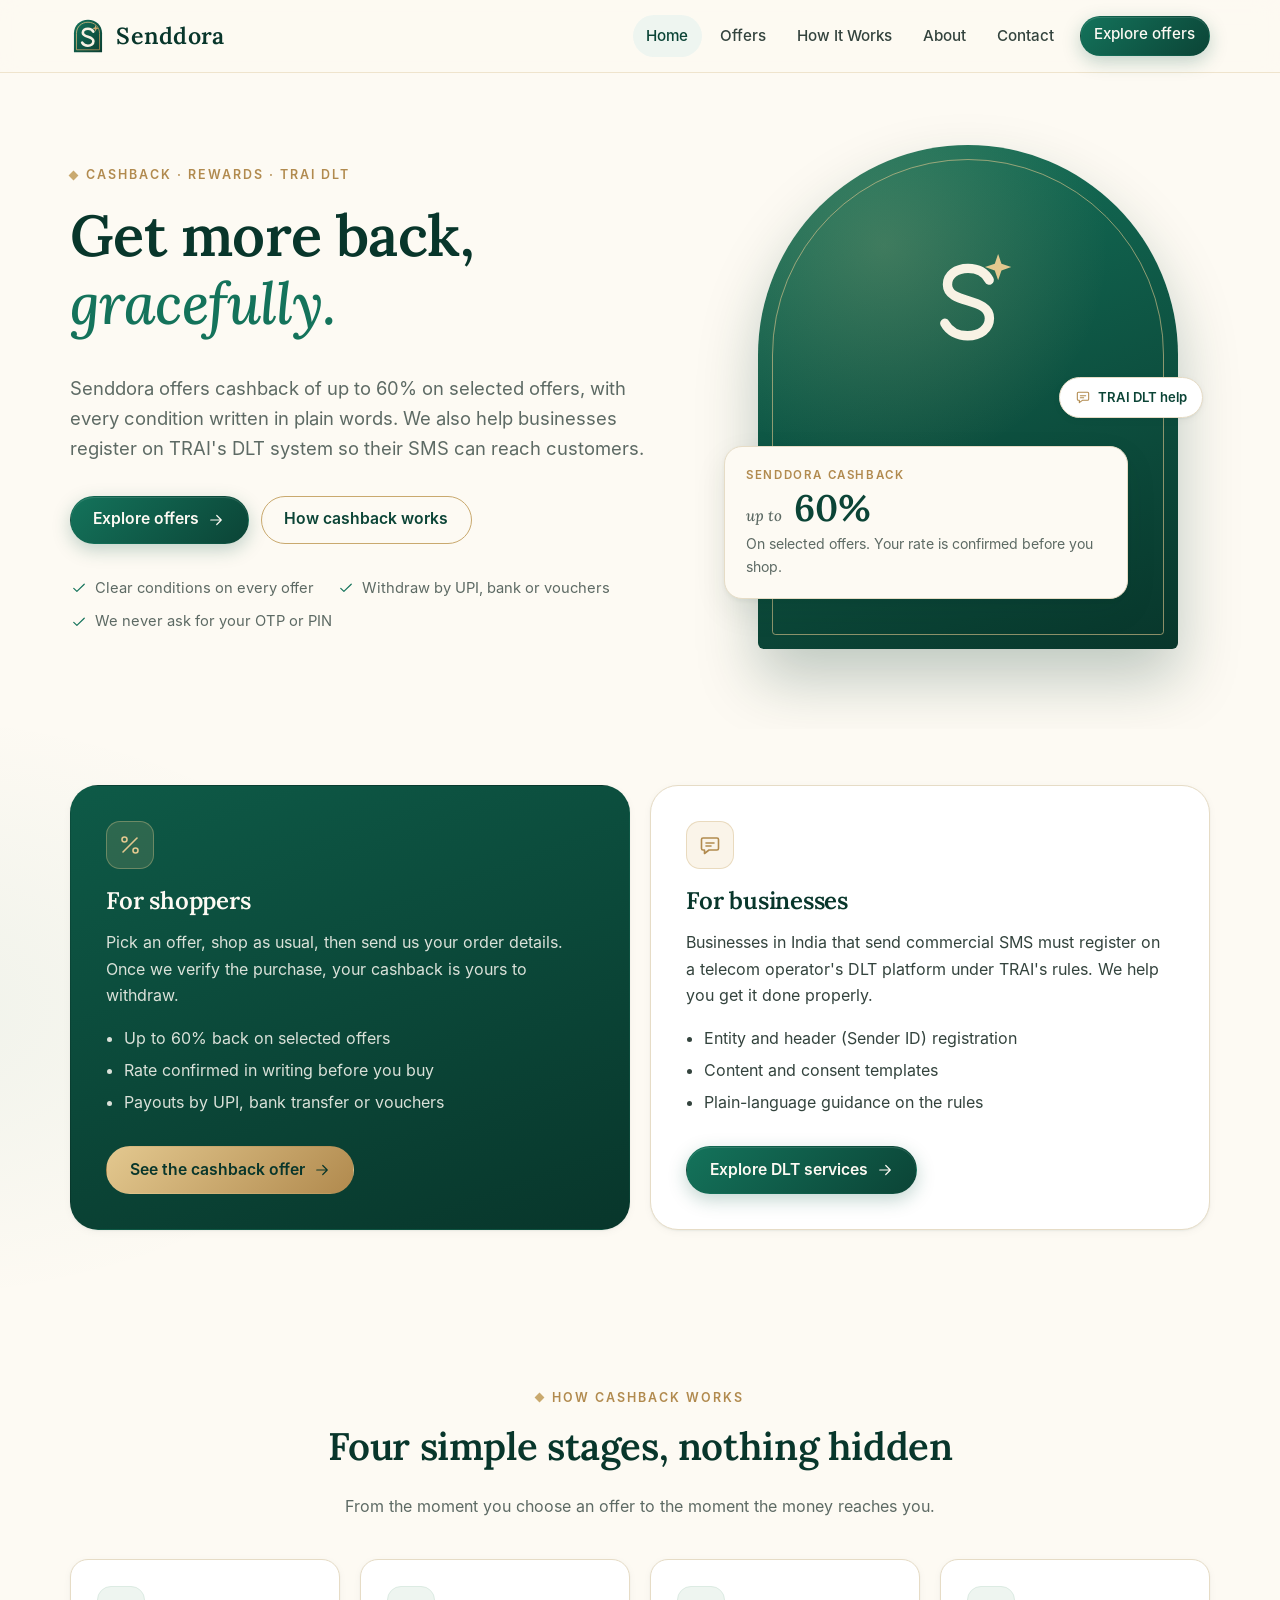
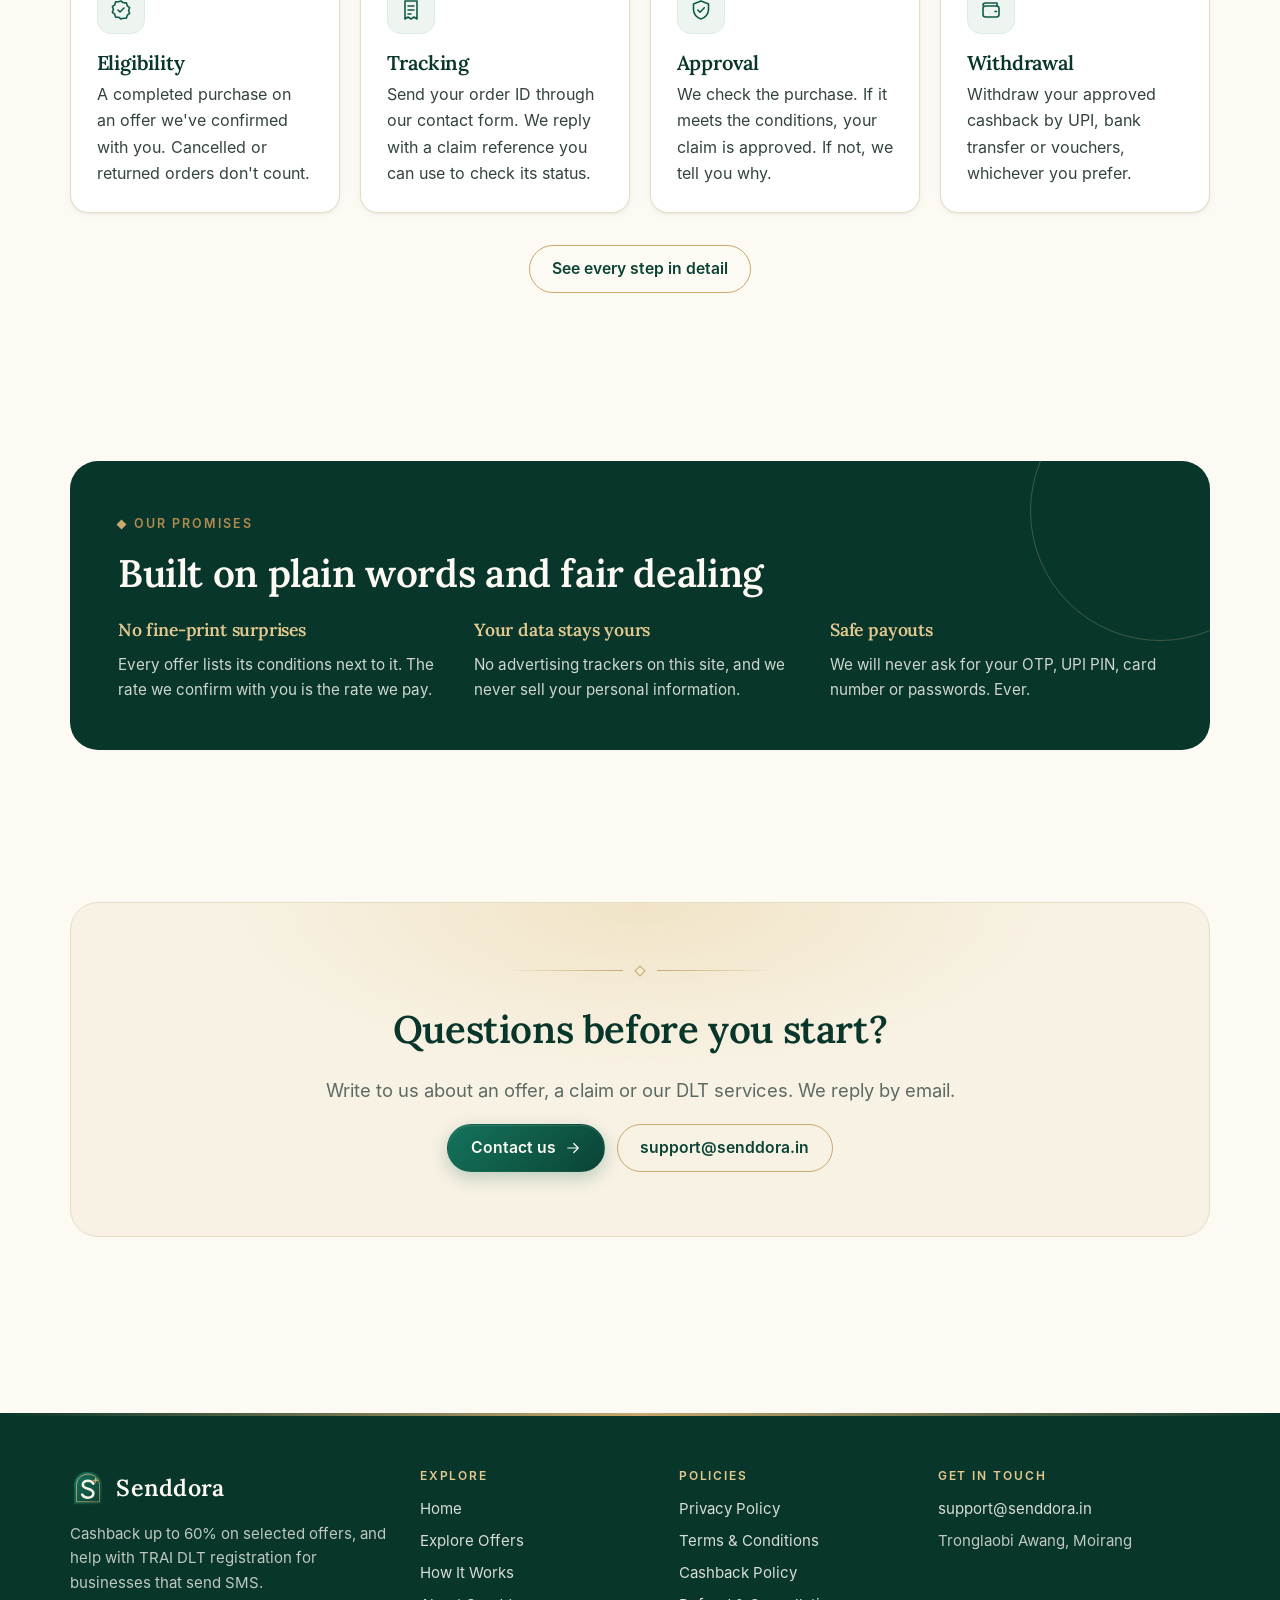
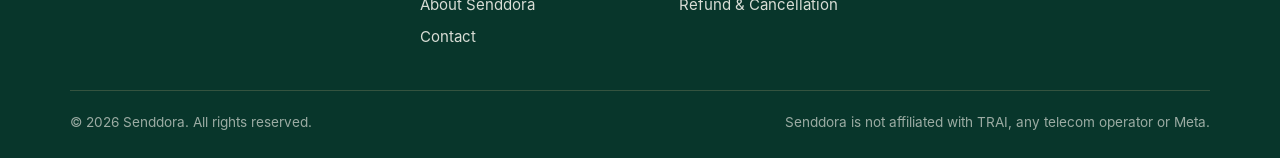
<file: index.html>
<!DOCTYPE html>
<html lang="en-IN" class="no-js">
<head>
<meta charset="utf-8">
<meta name="viewport" content="width=device-width, initial-scale=1">
<title>Senddora | Cashback up to 60% & TRAI DLT Services</title>
<meta name="description" content="Senddora offers cashback of up to 60% on selected offers, with clear conditions and withdrawals by UPI, bank transfer or vouchers, plus help with TRAI DLT registration.">
<meta name="robots" content="index, follow">
<link rel="canonical" href="https://senddora.in/">
<meta name="theme-color" content="#0b4436">
<meta name="format-detection" content="telephone=no">
<meta name="referrer" content="strict-origin-when-cross-origin">
<meta property="og:type" content="website">
<meta property="og:site_name" content="Senddora">
<meta property="og:locale" content="en_IN">
<meta property="og:title" content="Senddora | Cashback up to 60% & TRAI DLT Services">
<meta property="og:description" content="Senddora offers cashback of up to 60% on selected offers, with clear conditions and withdrawals by UPI, bank transfer or vouchers, plus help with TRAI DLT registration.">
<meta property="og:url" content="https://senddora.in/">
<meta property="og:image" content="https://senddora.in/assets/img/og-image.png">
<meta property="og:image:width" content="1200">
<meta property="og:image:height" content="630">
<meta property="og:image:alt" content="Senddora: cashback up to 60% on selected offers and TRAI DLT registration services">
<meta name="twitter:card" content="summary_large_image">
<meta name="twitter:title" content="Senddora | Cashback up to 60% & TRAI DLT Services">
<meta name="twitter:description" content="Senddora offers cashback of up to 60% on selected offers, with clear conditions and withdrawals by UPI, bank transfer or vouchers, plus help with TRAI DLT registration.">
<meta name="twitter:image" content="https://senddora.in/assets/img/og-image.png">
<link rel="icon" href="favicon.ico" sizes="any">
<link rel="icon" href="assets/img/favicon.svg" type="image/svg+xml">
<link rel="apple-touch-icon" href="assets/img/apple-touch-icon.png">
<link rel="manifest" href="site.webmanifest">
<link rel="preload" href="assets/fonts/lora-var.woff" as="font" type="font/woff" crossorigin>
<link rel="preload" href="assets/fonts/inter-regular.woff" as="font" type="font/woff" crossorigin>
<link rel="stylesheet" href="assets/css/styles.css">
<script src="assets/js/main.js" defer></script>
<script type="application/ld+json">
{
  "@context": "https://schema.org",
  "@type": "Organization",
  "name": "Senddora",
  "url": "https://senddora.in/",
  "logo": "https://senddora.in/assets/img/icon-512.png",
  "email": "support@senddora.in",
  "address": {
    "@type": "PostalAddress",
    "streetAddress": "Tronglaobi Awang",
    "addressLocality": "Moirang",
    "addressCountry": "IN"
  }
}
</script>
</head>
<body>
<a class="skip-link" href="#main">Skip to content</a>
<header class="site-header">
  <div class="container header-inner">
    <a class="brand" href="index.html" aria-label="Senddora home">
      <img src="assets/img/logo-mark.svg" width="36" height="36" alt="">
      <span class="brand-name">Senddora</span>
    </a>
    <button class="nav-toggle" type="button" aria-controls="site-nav" aria-expanded="false" aria-label="Open menu">
      <svg class="icon-open" viewBox="0 0 24 24" fill="none" stroke="currentColor" stroke-width="1.8" stroke-linecap="round" aria-hidden="true"><path d="M4 7h16M4 12h16M4 17h16"/></svg>
      <svg class="icon-close" viewBox="0 0 24 24" fill="none" stroke="currentColor" stroke-width="1.8" stroke-linecap="round" aria-hidden="true"><path d="M6 6l12 12M18 6 6 18"/></svg>
    </button>
    <nav class="site-nav" id="site-nav" aria-label="Main">
      <ul class="nav-list">
        <li><a href="index.html" aria-current="page">Home</a></li><li><a href="offers.html">Offers</a></li><li><a href="how-it-works.html">How It Works</a></li><li><a href="about.html">About</a></li><li><a href="contact.html">Contact</a></li><li class="nav-cta"><a class="btn btn-primary btn-sm" href="offers.html">Explore offers</a></li>
      </ul>
    </nav>
  </div>
</header>
<main id="main">

<section class="hero">
  <div class="container hero-grid">
    <div>
      <span class="eyebrow">Cashback &middot; Rewards &middot; TRAI DLT</span>
      <h1>Get more back, <em>gracefully.</em></h1>
      <p class="lead">Senddora offers cashback of up to 60% on selected offers, with every condition written in plain words. We also help businesses register on TRAI's DLT system so their SMS can reach customers.</p>
      <div class="btn-row">
        <a class="btn btn-primary" href="offers.html">Explore offers <svg viewBox="0 0 24 24" fill="none" stroke="currentColor" stroke-width="1.6" stroke-linecap="round" stroke-linejoin="round" aria-hidden="true" focusable="false"><path d="M5 12h14M13 6l6 6-6 6"/></svg></a>
        <a class="btn btn-ghost" href="how-it-works.html">How cashback works</a>
      </div>
      <ul class="hero-points">
        <li><svg viewBox="0 0 24 24" fill="none" stroke="currentColor" stroke-width="1.6" stroke-linecap="round" stroke-linejoin="round" aria-hidden="true" focusable="false"><path d="m5 12.5 4.2 4L19 7"/></svg> Clear conditions on every offer</li>
        <li><svg viewBox="0 0 24 24" fill="none" stroke="currentColor" stroke-width="1.6" stroke-linecap="round" stroke-linejoin="round" aria-hidden="true" focusable="false"><path d="m5 12.5 4.2 4L19 7"/></svg> Withdraw by UPI, bank or vouchers</li>
        <li><svg viewBox="0 0 24 24" fill="none" stroke="currentColor" stroke-width="1.6" stroke-linecap="round" stroke-linejoin="round" aria-hidden="true" focusable="false"><path d="m5 12.5 4.2 4L19 7"/></svg> We never ask for your OTP or PIN</li>
      </ul>
    </div>
    <div class="arch" role="img" aria-label="Senddora cashback of up to 60% on selected offers">
      <svg class="arch-mark" viewBox="0 0 64 64" aria-hidden="true" focusable="false"><path d="M41.5 24.2C39.6 20.6 35.9 19 32 19C26.6 19 22.8 22 22.8 26.2C22.8 35.4 41.6 31.6 41.6 41.4C41.6 46.1 37.4 49.2 31.8 49.2C27.5 49.2 23.6 47.3 21.6 43.6" fill="none" stroke="currentColor" stroke-width="4.2" stroke-linecap="round"/><path d="M45.5 12.5L47 16.9L51.4 18.4L47 19.9L45.5 24.3L44 19.9L39.6 18.4L44 16.9Z" fill="#e3c88f"/></svg>
      <span class="arch-chip"><svg viewBox="0 0 24 24" fill="none" stroke="currentColor" stroke-width="1.6" stroke-linecap="round" stroke-linejoin="round" aria-hidden="true" focusable="false"><path d="M5 5h14a1.5 1.5 0 0 1 1.5 1.5v9A1.5 1.5 0 0 1 19 17h-8l-4.5 3.5V17H5a1.5 1.5 0 0 1-1.5-1.5v-9A1.5 1.5 0 0 1 5 5Z"/><path d="M8 10h8M8 13h5"/></svg> TRAI DLT help</span>
      <div class="arch-card">
        <div class="label">Senddora cashback</div>
        <div class="rate"><small class="pre">up to</small> 60%</div>
        <p>On selected offers. Your rate is confirmed before you shop.</p>
      </div>
    </div>
  </div>
</section>

<section class="section-tight">
  <div class="container">
    <div class="split">
      <div class="path-card dark reveal">
        <span class="icon-badge"><svg viewBox="0 0 24 24" fill="none" stroke="currentColor" stroke-width="1.6" stroke-linecap="round" stroke-linejoin="round" aria-hidden="true" focusable="false"><path d="M19 5 5 19"/><circle cx="6.5" cy="6.5" r="2.5"/><circle cx="17.5" cy="17.5" r="2.5"/></svg></span>
        <h3>For shoppers</h3>
        <p>Pick an offer, shop as usual, then send us your order details. Once we verify the purchase, your cashback is yours to withdraw.</p>
        <ul>
          <li>Up to 60% back on selected offers</li>
          <li>Rate confirmed in writing before you buy</li>
          <li>Payouts by UPI, bank transfer or vouchers</li>
        </ul>
        <a class="btn btn-gold" href="offers.html?cat=cashback">See the cashback offer <svg viewBox="0 0 24 24" fill="none" stroke="currentColor" stroke-width="1.6" stroke-linecap="round" stroke-linejoin="round" aria-hidden="true" focusable="false"><path d="M5 12h14M13 6l6 6-6 6"/></svg></a>
      </div>
      <div class="path-card reveal">
        <span class="icon-badge gold"><svg viewBox="0 0 24 24" fill="none" stroke="currentColor" stroke-width="1.6" stroke-linecap="round" stroke-linejoin="round" aria-hidden="true" focusable="false"><path d="M5 5h14a1.5 1.5 0 0 1 1.5 1.5v9A1.5 1.5 0 0 1 19 17h-8l-4.5 3.5V17H5a1.5 1.5 0 0 1-1.5-1.5v-9A1.5 1.5 0 0 1 5 5Z"/><path d="M8 10h8M8 13h5"/></svg></span>
        <h3>For businesses</h3>
        <p>Businesses in India that send commercial SMS must register on a telecom operator's DLT platform under TRAI's rules. We help you get it done properly.</p>
        <ul>
          <li>Entity and header (Sender ID) registration</li>
          <li>Content and consent templates</li>
          <li>Plain-language guidance on the rules</li>
        </ul>
        <a class="btn btn-primary" href="offers.html?cat=dlt">Explore DLT services <svg viewBox="0 0 24 24" fill="none" stroke="currentColor" stroke-width="1.6" stroke-linecap="round" stroke-linejoin="round" aria-hidden="true" focusable="false"><path d="M5 12h14M13 6l6 6-6 6"/></svg></a>
      </div>
    </div>
  </div>
</section>

<section class="section">
  <div class="container">
    <div class="section-head center">
      <span class="eyebrow">How cashback works</span>
      <h2>Four simple stages, nothing hidden</h2>
      <p class="muted">From the moment you choose an offer to the moment the money reaches you.</p>
    </div>
    <div class="grid grid-4">
      <div class="card reveal"><span class="icon-badge"><svg viewBox="0 0 24 24" fill="none" stroke="currentColor" stroke-width="1.6" stroke-linecap="round" stroke-linejoin="round" aria-hidden="true" focusable="false"><path d="M12 3l2.4 1.8 3 .1.9 2.9 2.3 1.9-1 2.8 1 2.8-2.3 1.9-.9 2.9-3 .1L12 21l-2.4-1.8-3-.1-.9-2.9-2.3-1.9 1-2.8-1-2.8 2.3-1.9.9-2.9 3-.1L12 3Z"/><path d="m9 12 2 2 4-4"/></svg></span><h3>Eligibility</h3><p>A completed purchase on an offer we've confirmed with you. Cancelled or returned orders don't count.</p></div>
      <div class="card reveal"><span class="icon-badge"><svg viewBox="0 0 24 24" fill="none" stroke="currentColor" stroke-width="1.6" stroke-linecap="round" stroke-linejoin="round" aria-hidden="true" focusable="false"><path d="M6 3h12v18l-3-2-3 2-3-2-3 2V3Z"/><path d="M9 8h6M9 12h6M9 16h3"/></svg></span><h3>Tracking</h3><p>Send your order ID through our contact form. We reply with a claim reference you can use to check its status.</p></div>
      <div class="card reveal"><span class="icon-badge"><svg viewBox="0 0 24 24" fill="none" stroke="currentColor" stroke-width="1.6" stroke-linecap="round" stroke-linejoin="round" aria-hidden="true" focusable="false"><path d="M12 3 4.5 6v5.5c0 4.6 3.2 8.4 7.5 9.5 4.3-1.1 7.5-4.9 7.5-9.5V6L12 3Z"/><path d="m8.8 12 2.2 2.2 4.3-4.4"/></svg></span><h3>Approval</h3><p>We check the purchase. If it meets the conditions, your claim is approved. If not, we tell you why.</p></div>
      <div class="card reveal"><span class="icon-badge"><svg viewBox="0 0 24 24" fill="none" stroke="currentColor" stroke-width="1.6" stroke-linecap="round" stroke-linejoin="round" aria-hidden="true" focusable="false"><path d="M4 7.5A2.5 2.5 0 0 1 6.5 5H18v3"/><rect x="4" y="8" width="16" height="11" rx="2.5"/><path d="M16 13.5h1.5"/></svg></span><h3>Withdrawal</h3><p>Withdraw your approved cashback by UPI, bank transfer or vouchers, whichever you prefer.</p></div>
    </div>
    <p class="center mt-2"><a class="btn btn-ghost" href="how-it-works.html">See every step in detail</a></p>
  </div>
</section>

<section class="section-tight">
  <div class="container">
    <div class="trust reveal">
      <span class="eyebrow">Our promises</span>
      <h2>Built on plain words and fair dealing</h2>
      <ul class="trust-list">
        <li><h3>No fine-print surprises</h3><p>Every offer lists its conditions next to it. The rate we confirm with you is the rate we pay.</p></li>
        <li><h3>Your data stays yours</h3><p>No advertising trackers on this site, and we never sell your personal information.</p></li>
        <li><h3>Safe payouts</h3><p>We will never ask for your OTP, UPI PIN, card number or passwords. Ever.</p></li>
      </ul>
    </div>
  </div>
</section>

<section class="section">
  <div class="container">
    <div class="cta-band reveal">
      <div class="ornament" aria-hidden="true"><span></span></div>
      <h2 class="mt-2">Questions before you start?</h2>
      <p class="lead">Write to us about an offer, a claim or our DLT services. We reply by email.</p>
      <div class="btn-row">
        <a class="btn btn-primary" href="contact.html">Contact us <svg viewBox="0 0 24 24" fill="none" stroke="currentColor" stroke-width="1.6" stroke-linecap="round" stroke-linejoin="round" aria-hidden="true" focusable="false"><path d="M5 12h14M13 6l6 6-6 6"/></svg></a>
        <a class="btn btn-ghost" href="mailto:support@senddora.in">support@senddora.in</a>
      </div>
    </div>
  </div>
</section>
</main>
<footer class="site-footer">
  <div class="container">
    <div class="footer-grid">
      <div>
        <a class="brand" href="index.html" aria-label="Senddora home">
          <img src="assets/img/logo-mark.svg" width="36" height="36" alt="">
          <span class="brand-name">Senddora</span>
        </a>
        <p>Cashback up to 60% on selected offers, and help with TRAI DLT registration for businesses that send SMS.</p>
      </div>
      <div>
        <h2>Explore</h2>
        <ul>
          <li><a href="index.html">Home</a></li>
          <li><a href="offers.html">Explore Offers</a></li>
          <li><a href="how-it-works.html">How It Works</a></li>
          <li><a href="about.html">About Senddora</a></li>
          <li><a href="contact.html">Contact</a></li>
        </ul>
      </div>
      <div>
        <h2>Policies</h2>
        <ul><li><a href="privacy-policy.html">Privacy Policy</a></li><li><a href="terms.html">Terms & Conditions</a></li><li><a href="cashback-policy.html">Cashback Policy</a></li><li><a href="refund-policy.html">Refund & Cancellation</a></li></ul>
      </div>
      <div>
        <h2>Get in touch</h2>
        <ul>
          <li><a href="mailto:support@senddora.in">support@senddora.in</a></li>
          <li><address>Tronglaobi Awang, Moirang</address></li>
        </ul>
      </div>
    </div>
    <div class="footer-bottom">
      <span>&copy; <span data-year>2026</span> Senddora. All rights reserved.</span>
      <span>Senddora is not affiliated with TRAI, any telecom operator or Meta.</span>
    </div>
  </div>
</footer>
</body>
</html>
</file>
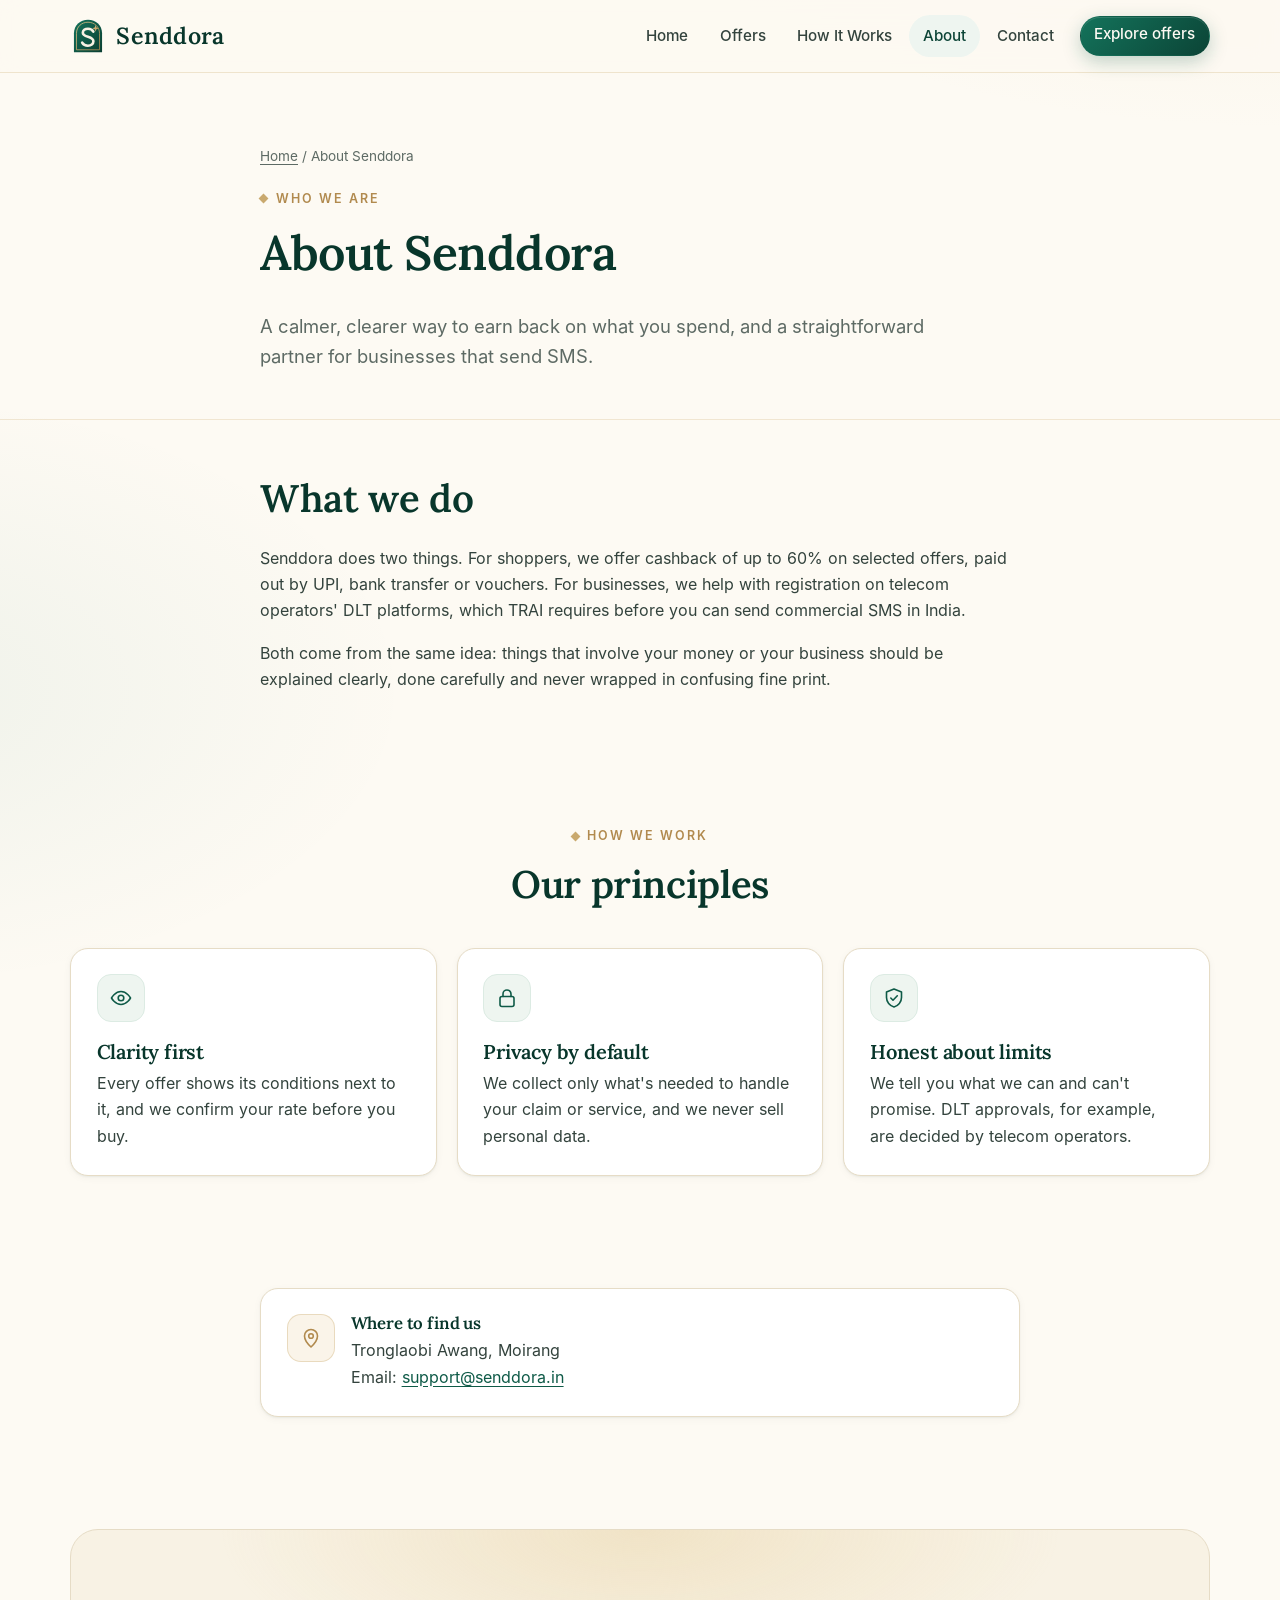
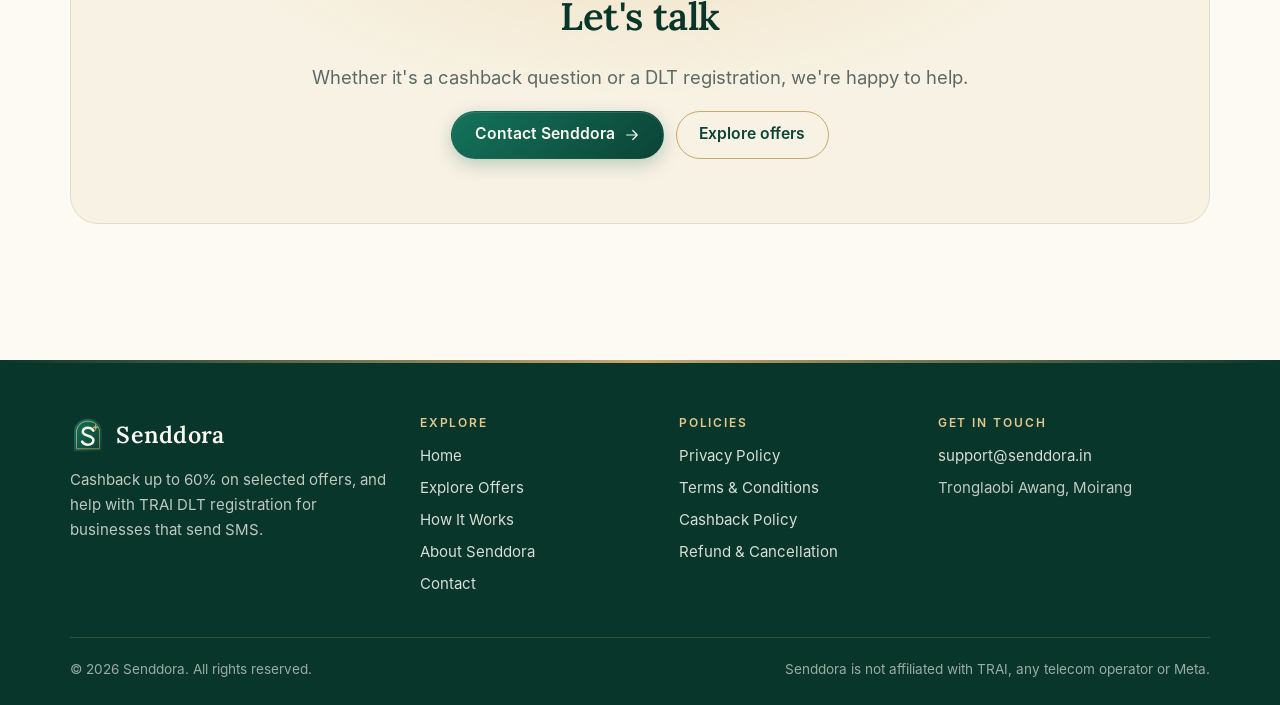
<file: about.html>
<!DOCTYPE html>
<html lang="en-IN" class="no-js">
<head>
<meta charset="utf-8">
<meta name="viewport" content="width=device-width, initial-scale=1">
<title>About Senddora | Senddora</title>
<meta name="description" content="Senddora is a cashback, rewards and TRAI DLT services business based in Moirang. Learn what we do and how we work.">
<meta name="robots" content="index, follow">
<link rel="canonical" href="https://senddora.in/about.html">
<meta name="theme-color" content="#0b4436">
<meta name="format-detection" content="telephone=no">
<meta name="referrer" content="strict-origin-when-cross-origin">
<meta property="og:type" content="website">
<meta property="og:site_name" content="Senddora">
<meta property="og:locale" content="en_IN">
<meta property="og:title" content="About Senddora | Senddora">
<meta property="og:description" content="Senddora is a cashback, rewards and TRAI DLT services business based in Moirang. Learn what we do and how we work.">
<meta property="og:url" content="https://senddora.in/about.html">
<meta property="og:image" content="https://senddora.in/assets/img/og-image.png">
<meta property="og:image:width" content="1200">
<meta property="og:image:height" content="630">
<meta property="og:image:alt" content="Senddora: cashback up to 60% on selected offers and TRAI DLT registration services">
<meta name="twitter:card" content="summary_large_image">
<meta name="twitter:title" content="About Senddora | Senddora">
<meta name="twitter:description" content="Senddora is a cashback, rewards and TRAI DLT services business based in Moirang. Learn what we do and how we work.">
<meta name="twitter:image" content="https://senddora.in/assets/img/og-image.png">
<link rel="icon" href="favicon.ico" sizes="any">
<link rel="icon" href="assets/img/favicon.svg" type="image/svg+xml">
<link rel="apple-touch-icon" href="assets/img/apple-touch-icon.png">
<link rel="manifest" href="site.webmanifest">
<link rel="preload" href="assets/fonts/lora-var.woff" as="font" type="font/woff" crossorigin>
<link rel="preload" href="assets/fonts/inter-regular.woff" as="font" type="font/woff" crossorigin>
<link rel="stylesheet" href="assets/css/styles.css">
<script src="assets/js/main.js" defer></script>
</head>
<body>
<a class="skip-link" href="#main">Skip to content</a>
<header class="site-header">
  <div class="container header-inner">
    <a class="brand" href="index.html" aria-label="Senddora home">
      <img src="assets/img/logo-mark.svg" width="36" height="36" alt="">
      <span class="brand-name">Senddora</span>
    </a>
    <button class="nav-toggle" type="button" aria-controls="site-nav" aria-expanded="false" aria-label="Open menu">
      <svg class="icon-open" viewBox="0 0 24 24" fill="none" stroke="currentColor" stroke-width="1.8" stroke-linecap="round" aria-hidden="true"><path d="M4 7h16M4 12h16M4 17h16"/></svg>
      <svg class="icon-close" viewBox="0 0 24 24" fill="none" stroke="currentColor" stroke-width="1.8" stroke-linecap="round" aria-hidden="true"><path d="M6 6l12 12M18 6 6 18"/></svg>
    </button>
    <nav class="site-nav" id="site-nav" aria-label="Main">
      <ul class="nav-list">
        <li><a href="index.html">Home</a></li><li><a href="offers.html">Offers</a></li><li><a href="how-it-works.html">How It Works</a></li><li><a href="about.html" aria-current="page">About</a></li><li><a href="contact.html">Contact</a></li><li class="nav-cta"><a class="btn btn-primary btn-sm" href="offers.html">Explore offers</a></li>
      </ul>
    </nav>
  </div>
</header>
<main id="main">
<section class="page-hero">
  <div class="container narrow">
    <nav class="breadcrumb" aria-label="Breadcrumb"><a href="index.html">Home</a> / <span aria-current="page">About Senddora</span></nav><span class="eyebrow">Who we are</span>
    <h1>About Senddora</h1>
    <p class="lead mb-0">A calmer, clearer way to earn back on what you spend, and a straightforward partner for businesses that send SMS.</p>
  </div>
</section>

<section class="section-tight">
  <div class="container narrow">
    <h2>What we do</h2>
    <p>Senddora does two things. For shoppers, we offer cashback of up to 60% on selected offers, paid out by UPI, bank transfer or vouchers. For businesses, we help with registration on telecom operators' DLT platforms, which TRAI requires before you can send commercial SMS in India.</p>
    <p>Both come from the same idea: things that involve your money or your business should be explained clearly, done carefully and never wrapped in confusing fine print.</p>
  </div>
</section>

<section class="section-tight">
  <div class="container">
    <div class="section-head center">
      <span class="eyebrow">How we work</span>
      <h2>Our principles</h2>
    </div>
    <div class="grid grid-3">
      <div class="card reveal"><span class="icon-badge"><svg viewBox="0 0 24 24" fill="none" stroke="currentColor" stroke-width="1.6" stroke-linecap="round" stroke-linejoin="round" aria-hidden="true" focusable="false"><path d="M2.5 12S6 5.5 12 5.5 21.5 12 21.5 12 18 18.5 12 18.5 2.5 12 2.5 12Z"/><circle cx="12" cy="12" r="2.8"/></svg></span><h3>Clarity first</h3><p>Every offer shows its conditions next to it, and we confirm your rate before you buy.</p></div>
      <div class="card reveal"><span class="icon-badge"><svg viewBox="0 0 24 24" fill="none" stroke="currentColor" stroke-width="1.6" stroke-linecap="round" stroke-linejoin="round" aria-hidden="true" focusable="false"><rect x="5" y="10.5" width="14" height="10" rx="2"/><path d="M8 10.5V8a4 4 0 0 1 8 0v2.5"/></svg></span><h3>Privacy by default</h3><p>We collect only what's needed to handle your claim or service, and we never sell personal data.</p></div>
      <div class="card reveal"><span class="icon-badge"><svg viewBox="0 0 24 24" fill="none" stroke="currentColor" stroke-width="1.6" stroke-linecap="round" stroke-linejoin="round" aria-hidden="true" focusable="false"><path d="M12 3 4.5 6v5.5c0 4.6 3.2 8.4 7.5 9.5 4.3-1.1 7.5-4.9 7.5-9.5V6L12 3Z"/><path d="m8.8 12 2.2 2.2 4.3-4.4"/></svg></span><h3>Honest about limits</h3><p>We tell you what we can and can't promise. DLT approvals, for example, are decided by telecom operators.</p></div>
    </div>
  </div>
</section>

<section class="section-tight">
  <div class="container narrow">
    <div class="card reveal">
      <div class="contact-item">
        <span class="icon-badge gold"><svg viewBox="0 0 24 24" fill="none" stroke="currentColor" stroke-width="1.6" stroke-linecap="round" stroke-linejoin="round" aria-hidden="true" focusable="false"><path d="M12 21s-6.5-6-6.5-11a6.5 6.5 0 0 1 13 0c0 5-6.5 11-6.5 11Z"/><circle cx="12" cy="10" r="2.3"/></svg></span>
        <div>
          <h3>Where to find us</h3>
          <address>Tronglaobi Awang, Moirang</address>
          <p class="mt-0">Email: <a href="mailto:support@senddora.in">support@senddora.in</a></p>
        </div>
      </div>
    </div>
  </div>
</section>

<section class="section-tight">
  <div class="container">
    <div class="cta-band reveal">
      <h2>Let's talk</h2>
      <p class="lead">Whether it's a cashback question or a DLT registration, we're happy to help.</p>
      <div class="btn-row">
        <a class="btn btn-primary" href="contact.html">Contact Senddora <svg viewBox="0 0 24 24" fill="none" stroke="currentColor" stroke-width="1.6" stroke-linecap="round" stroke-linejoin="round" aria-hidden="true" focusable="false"><path d="M5 12h14M13 6l6 6-6 6"/></svg></a>
        <a class="btn btn-ghost" href="offers.html">Explore offers</a>
      </div>
    </div>
  </div>
</section>
</main>
<footer class="site-footer">
  <div class="container">
    <div class="footer-grid">
      <div>
        <a class="brand" href="index.html" aria-label="Senddora home">
          <img src="assets/img/logo-mark.svg" width="36" height="36" alt="">
          <span class="brand-name">Senddora</span>
        </a>
        <p>Cashback up to 60% on selected offers, and help with TRAI DLT registration for businesses that send SMS.</p>
      </div>
      <div>
        <h2>Explore</h2>
        <ul>
          <li><a href="index.html">Home</a></li>
          <li><a href="offers.html">Explore Offers</a></li>
          <li><a href="how-it-works.html">How It Works</a></li>
          <li><a href="about.html">About Senddora</a></li>
          <li><a href="contact.html">Contact</a></li>
        </ul>
      </div>
      <div>
        <h2>Policies</h2>
        <ul><li><a href="privacy-policy.html">Privacy Policy</a></li><li><a href="terms.html">Terms & Conditions</a></li><li><a href="cashback-policy.html">Cashback Policy</a></li><li><a href="refund-policy.html">Refund & Cancellation</a></li></ul>
      </div>
      <div>
        <h2>Get in touch</h2>
        <ul>
          <li><a href="mailto:support@senddora.in">support@senddora.in</a></li>
          <li><address>Tronglaobi Awang, Moirang</address></li>
        </ul>
      </div>
    </div>
    <div class="footer-bottom">
      <span>&copy; <span data-year>2026</span> Senddora. All rights reserved.</span>
      <span>Senddora is not affiliated with TRAI, any telecom operator or Meta.</span>
    </div>
  </div>
</footer>
</body>
</html>
</file>
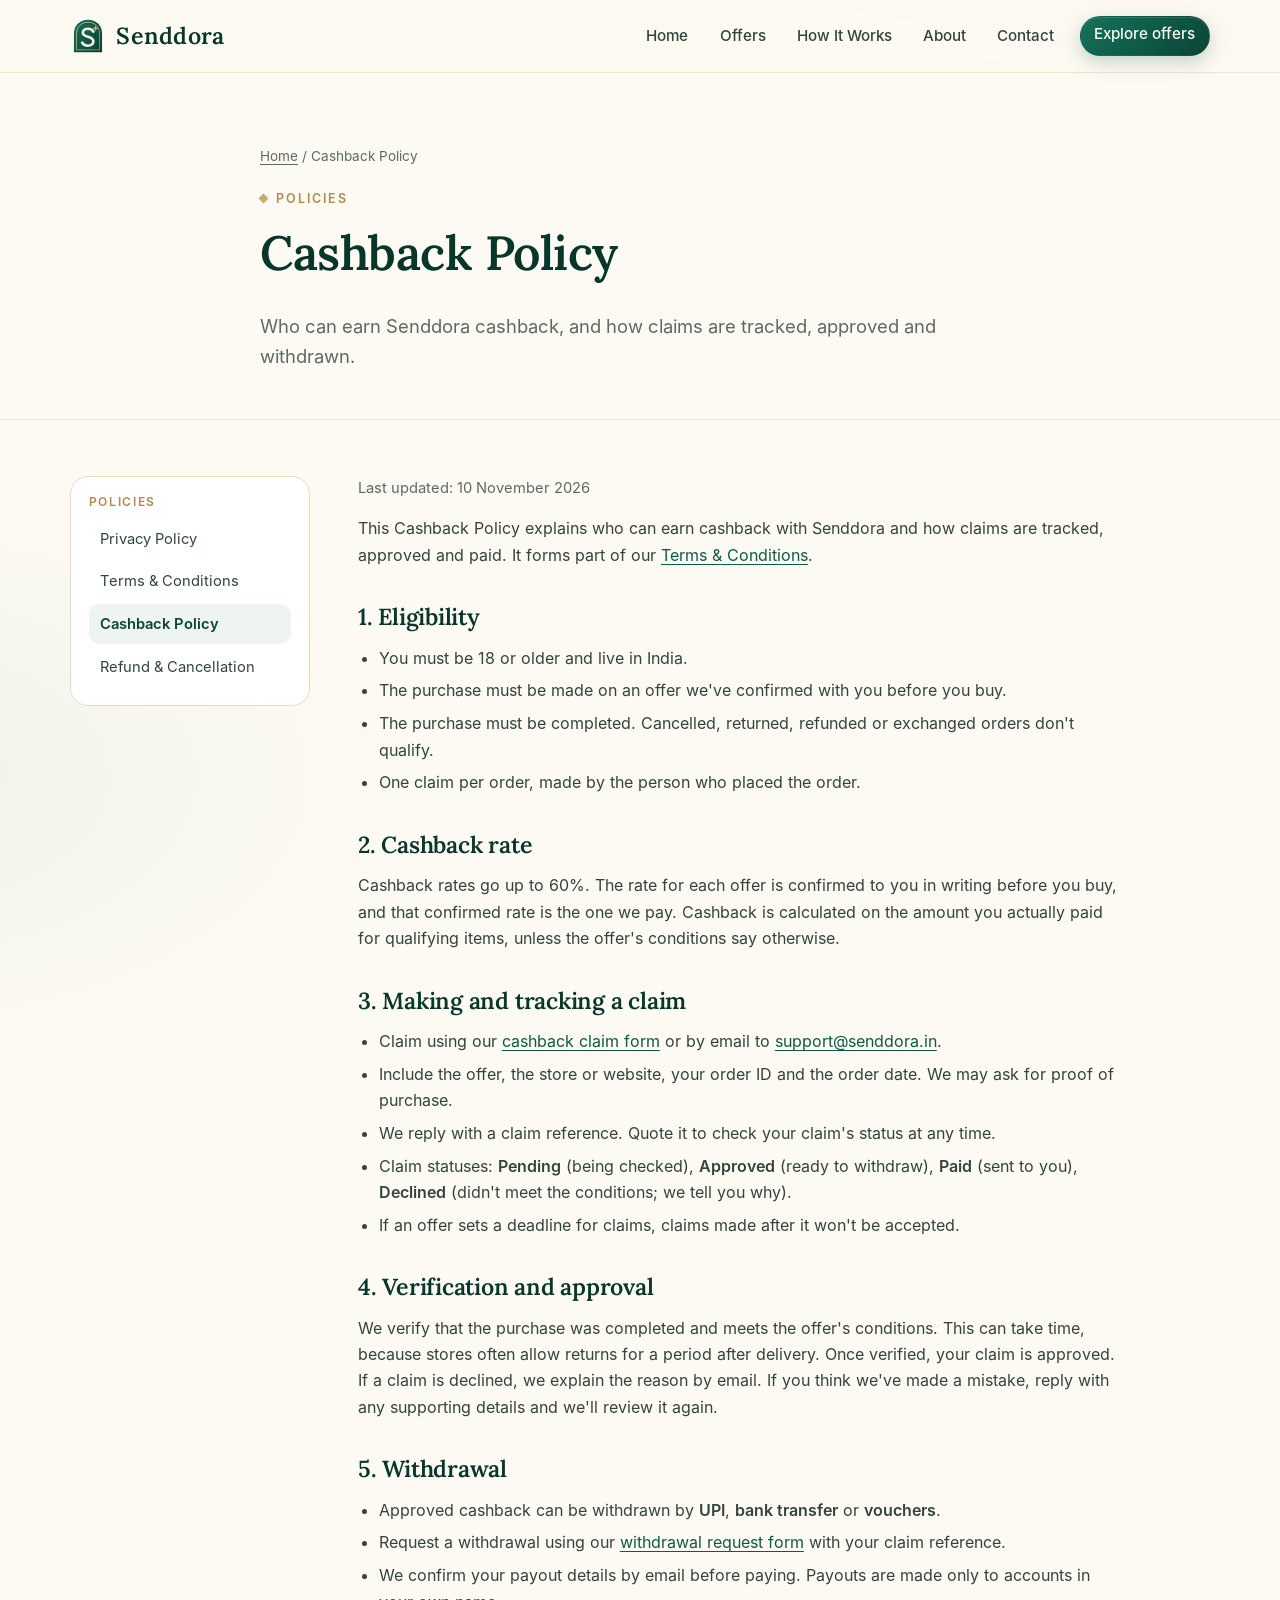
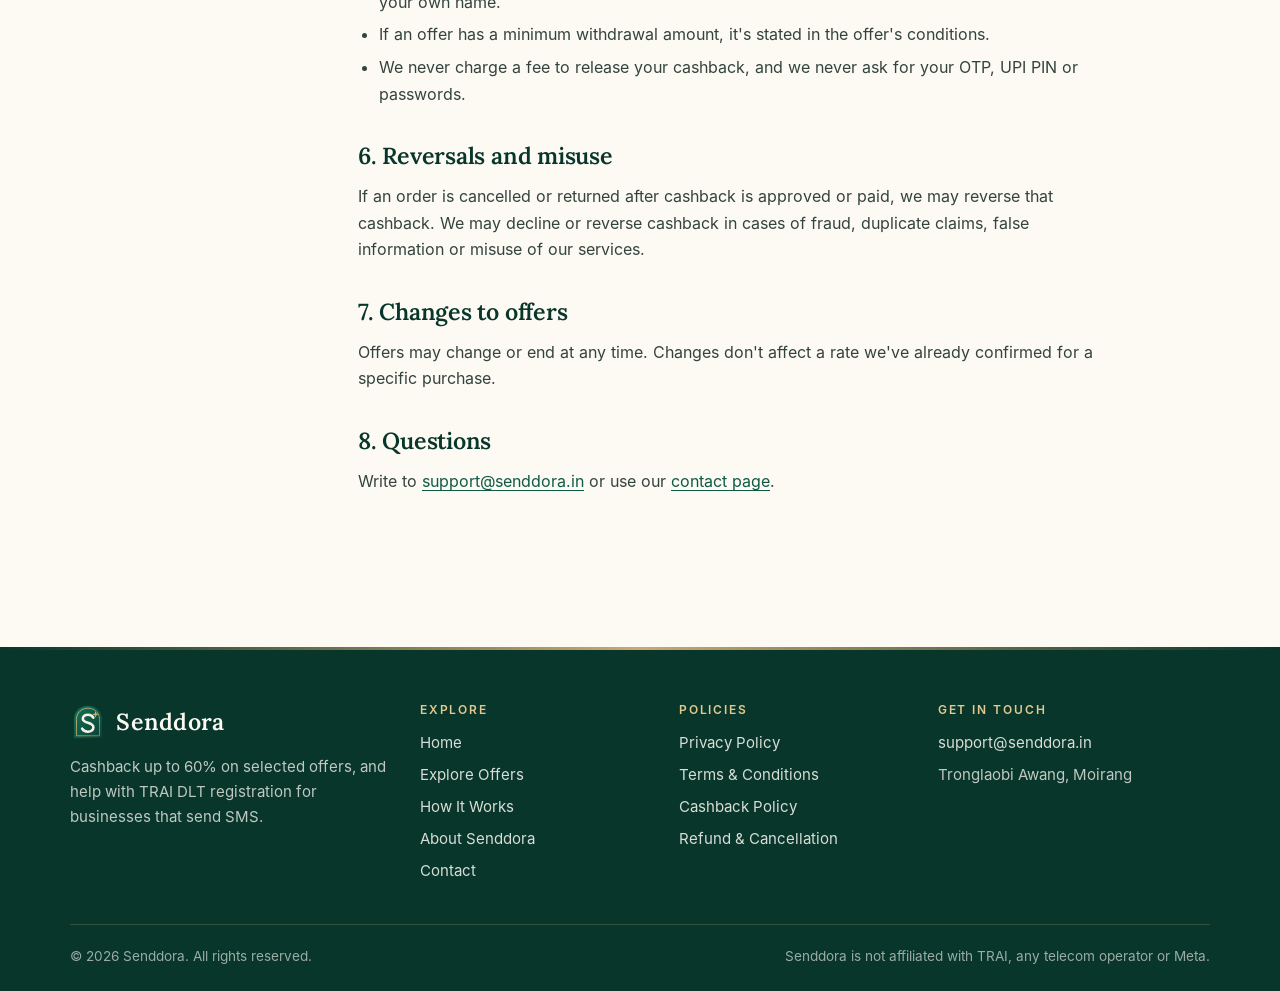
<file: cashback-policy.html>
<!DOCTYPE html>
<html lang="en-IN" class="no-js">
<head>
<meta charset="utf-8">
<meta name="viewport" content="width=device-width, initial-scale=1">
<title>Cashback Policy | Senddora</title>
<meta name="description" content="Who can earn Senddora cashback, and how claims are tracked, approved and withdrawn.">
<meta name="robots" content="index, follow">
<link rel="canonical" href="https://senddora.in/cashback-policy.html">
<meta name="theme-color" content="#0b4436">
<meta name="format-detection" content="telephone=no">
<meta name="referrer" content="strict-origin-when-cross-origin">
<meta property="og:type" content="website">
<meta property="og:site_name" content="Senddora">
<meta property="og:locale" content="en_IN">
<meta property="og:title" content="Cashback Policy | Senddora">
<meta property="og:description" content="Who can earn Senddora cashback, and how claims are tracked, approved and withdrawn.">
<meta property="og:url" content="https://senddora.in/cashback-policy.html">
<meta property="og:image" content="https://senddora.in/assets/img/og-image.png">
<meta property="og:image:width" content="1200">
<meta property="og:image:height" content="630">
<meta property="og:image:alt" content="Senddora: cashback up to 60% on selected offers and TRAI DLT registration services">
<meta name="twitter:card" content="summary_large_image">
<meta name="twitter:title" content="Cashback Policy | Senddora">
<meta name="twitter:description" content="Who can earn Senddora cashback, and how claims are tracked, approved and withdrawn.">
<meta name="twitter:image" content="https://senddora.in/assets/img/og-image.png">
<link rel="icon" href="favicon.ico" sizes="any">
<link rel="icon" href="assets/img/favicon.svg" type="image/svg+xml">
<link rel="apple-touch-icon" href="assets/img/apple-touch-icon.png">
<link rel="manifest" href="site.webmanifest">
<link rel="preload" href="assets/fonts/lora-var.woff" as="font" type="font/woff" crossorigin>
<link rel="preload" href="assets/fonts/inter-regular.woff" as="font" type="font/woff" crossorigin>
<link rel="stylesheet" href="assets/css/styles.css">
<script src="assets/js/main.js" defer></script>
</head>
<body>
<a class="skip-link" href="#main">Skip to content</a>
<header class="site-header">
  <div class="container header-inner">
    <a class="brand" href="index.html" aria-label="Senddora home">
      <img src="assets/img/logo-mark.svg" width="36" height="36" alt="">
      <span class="brand-name">Senddora</span>
    </a>
    <button class="nav-toggle" type="button" aria-controls="site-nav" aria-expanded="false" aria-label="Open menu">
      <svg class="icon-open" viewBox="0 0 24 24" fill="none" stroke="currentColor" stroke-width="1.8" stroke-linecap="round" aria-hidden="true"><path d="M4 7h16M4 12h16M4 17h16"/></svg>
      <svg class="icon-close" viewBox="0 0 24 24" fill="none" stroke="currentColor" stroke-width="1.8" stroke-linecap="round" aria-hidden="true"><path d="M6 6l12 12M18 6 6 18"/></svg>
    </button>
    <nav class="site-nav" id="site-nav" aria-label="Main">
      <ul class="nav-list">
        <li><a href="index.html">Home</a></li><li><a href="offers.html">Offers</a></li><li><a href="how-it-works.html">How It Works</a></li><li><a href="about.html">About</a></li><li><a href="contact.html">Contact</a></li><li class="nav-cta"><a class="btn btn-primary btn-sm" href="offers.html">Explore offers</a></li>
      </ul>
    </nav>
  </div>
</header>
<main id="main">
<section class="page-hero">
  <div class="container narrow">
    <nav class="breadcrumb" aria-label="Breadcrumb"><a href="index.html">Home</a> / <span aria-current="page">Cashback Policy</span></nav><span class="eyebrow">Policies</span>
    <h1>Cashback Policy</h1>
    <p class="lead mb-0">Who can earn Senddora cashback, and how claims are tracked, approved and withdrawn.</p>
  </div>
</section>
<section class="section-tight">
  <div class="container legal-layout">
    <aside class="legal-nav" aria-label="Policies">
      <h2>Policies</h2>
      <ul><li><a href="privacy-policy.html">Privacy Policy</a></li><li><a href="terms.html">Terms & Conditions</a></li><li><a href="cashback-policy.html" aria-current="page">Cashback Policy</a></li><li><a href="refund-policy.html">Refund & Cancellation</a></li></ul>
    </aside>
    <article class="prose">
      <p class="updated">Last updated: 10 November 2026</p>
      
<p>This Cashback Policy explains who can earn cashback with Senddora and how claims are tracked, approved and paid. It forms part of our <a href="terms.html">Terms &amp; Conditions</a>.</p>

<h2 id="eligibility">1. Eligibility</h2>
<ul>
  <li>You must be 18 or older and live in India.</li>
  <li>The purchase must be made on an offer we've confirmed with you before you buy.</li>
  <li>The purchase must be completed. Cancelled, returned, refunded or exchanged orders don't qualify.</li>
  <li>One claim per order, made by the person who placed the order.</li>
</ul>

<h2>2. Cashback rate</h2>
<p>Cashback rates go up to 60%. The rate for each offer is confirmed to you in writing before you buy, and that confirmed rate is the one we pay. Cashback is calculated on the amount you actually paid for qualifying items, unless the offer's conditions say otherwise.</p>

<h2 id="tracking">3. Making and tracking a claim</h2>
<ul>
  <li>Claim using our <a href="contact.html?topic=cashback">cashback claim form</a> or by email to <a href="mailto:support@senddora.in">support@senddora.in</a>.</li>
  <li>Include the offer, the store or website, your order ID and the order date. We may ask for proof of purchase.</li>
  <li>We reply with a claim reference. Quote it to check your claim's status at any time.</li>
  <li>Claim statuses: <strong>Pending</strong> (being checked), <strong>Approved</strong> (ready to withdraw), <strong>Paid</strong> (sent to you), <strong>Declined</strong> (didn't meet the conditions; we tell you why).</li>
  <li>If an offer sets a deadline for claims, claims made after it won't be accepted.</li>
</ul>

<h2 id="approval">4. Verification and approval</h2>
<p>We verify that the purchase was completed and meets the offer's conditions. This can take time, because stores often allow returns for a period after delivery. Once verified, your claim is approved. If a claim is declined, we explain the reason by email. If you think we've made a mistake, reply with any supporting details and we'll review it again.</p>

<h2 id="withdrawal">5. Withdrawal</h2>
<ul>
  <li>Approved cashback can be withdrawn by <strong>UPI</strong>, <strong>bank transfer</strong> or <strong>vouchers</strong>.</li>
  <li>Request a withdrawal using our <a href="contact.html?topic=withdrawal">withdrawal request form</a> with your claim reference.</li>
  <li>We confirm your payout details by email before paying. Payouts are made only to accounts in your own name.</li>
  <li>If an offer has a minimum withdrawal amount, it's stated in the offer's conditions.</li>
  <li>We never charge a fee to release your cashback, and we never ask for your OTP, UPI PIN or passwords.</li>
</ul>

<h2>6. Reversals and misuse</h2>
<p>If an order is cancelled or returned after cashback is approved or paid, we may reverse that cashback. We may decline or reverse cashback in cases of fraud, duplicate claims, false information or misuse of our services.</p>

<h2>7. Changes to offers</h2>
<p>Offers may change or end at any time. Changes don't affect a rate we've already confirmed for a specific purchase.</p>

<h2>8. Questions</h2>
<p>Write to <a href="mailto:support@senddora.in">support@senddora.in</a> or use our <a href="contact.html">contact page</a>.</p>

    </article>
  </div>
</section>
</main>
<footer class="site-footer">
  <div class="container">
    <div class="footer-grid">
      <div>
        <a class="brand" href="index.html" aria-label="Senddora home">
          <img src="assets/img/logo-mark.svg" width="36" height="36" alt="">
          <span class="brand-name">Senddora</span>
        </a>
        <p>Cashback up to 60% on selected offers, and help with TRAI DLT registration for businesses that send SMS.</p>
      </div>
      <div>
        <h2>Explore</h2>
        <ul>
          <li><a href="index.html">Home</a></li>
          <li><a href="offers.html">Explore Offers</a></li>
          <li><a href="how-it-works.html">How It Works</a></li>
          <li><a href="about.html">About Senddora</a></li>
          <li><a href="contact.html">Contact</a></li>
        </ul>
      </div>
      <div>
        <h2>Policies</h2>
        <ul><li><a href="privacy-policy.html">Privacy Policy</a></li><li><a href="terms.html">Terms & Conditions</a></li><li><a href="cashback-policy.html">Cashback Policy</a></li><li><a href="refund-policy.html">Refund & Cancellation</a></li></ul>
      </div>
      <div>
        <h2>Get in touch</h2>
        <ul>
          <li><a href="mailto:support@senddora.in">support@senddora.in</a></li>
          <li><address>Tronglaobi Awang, Moirang</address></li>
        </ul>
      </div>
    </div>
    <div class="footer-bottom">
      <span>&copy; <span data-year>2026</span> Senddora. All rights reserved.</span>
      <span>Senddora is not affiliated with TRAI, any telecom operator or Meta.</span>
    </div>
  </div>
</footer>
</body>
</html>
</file>
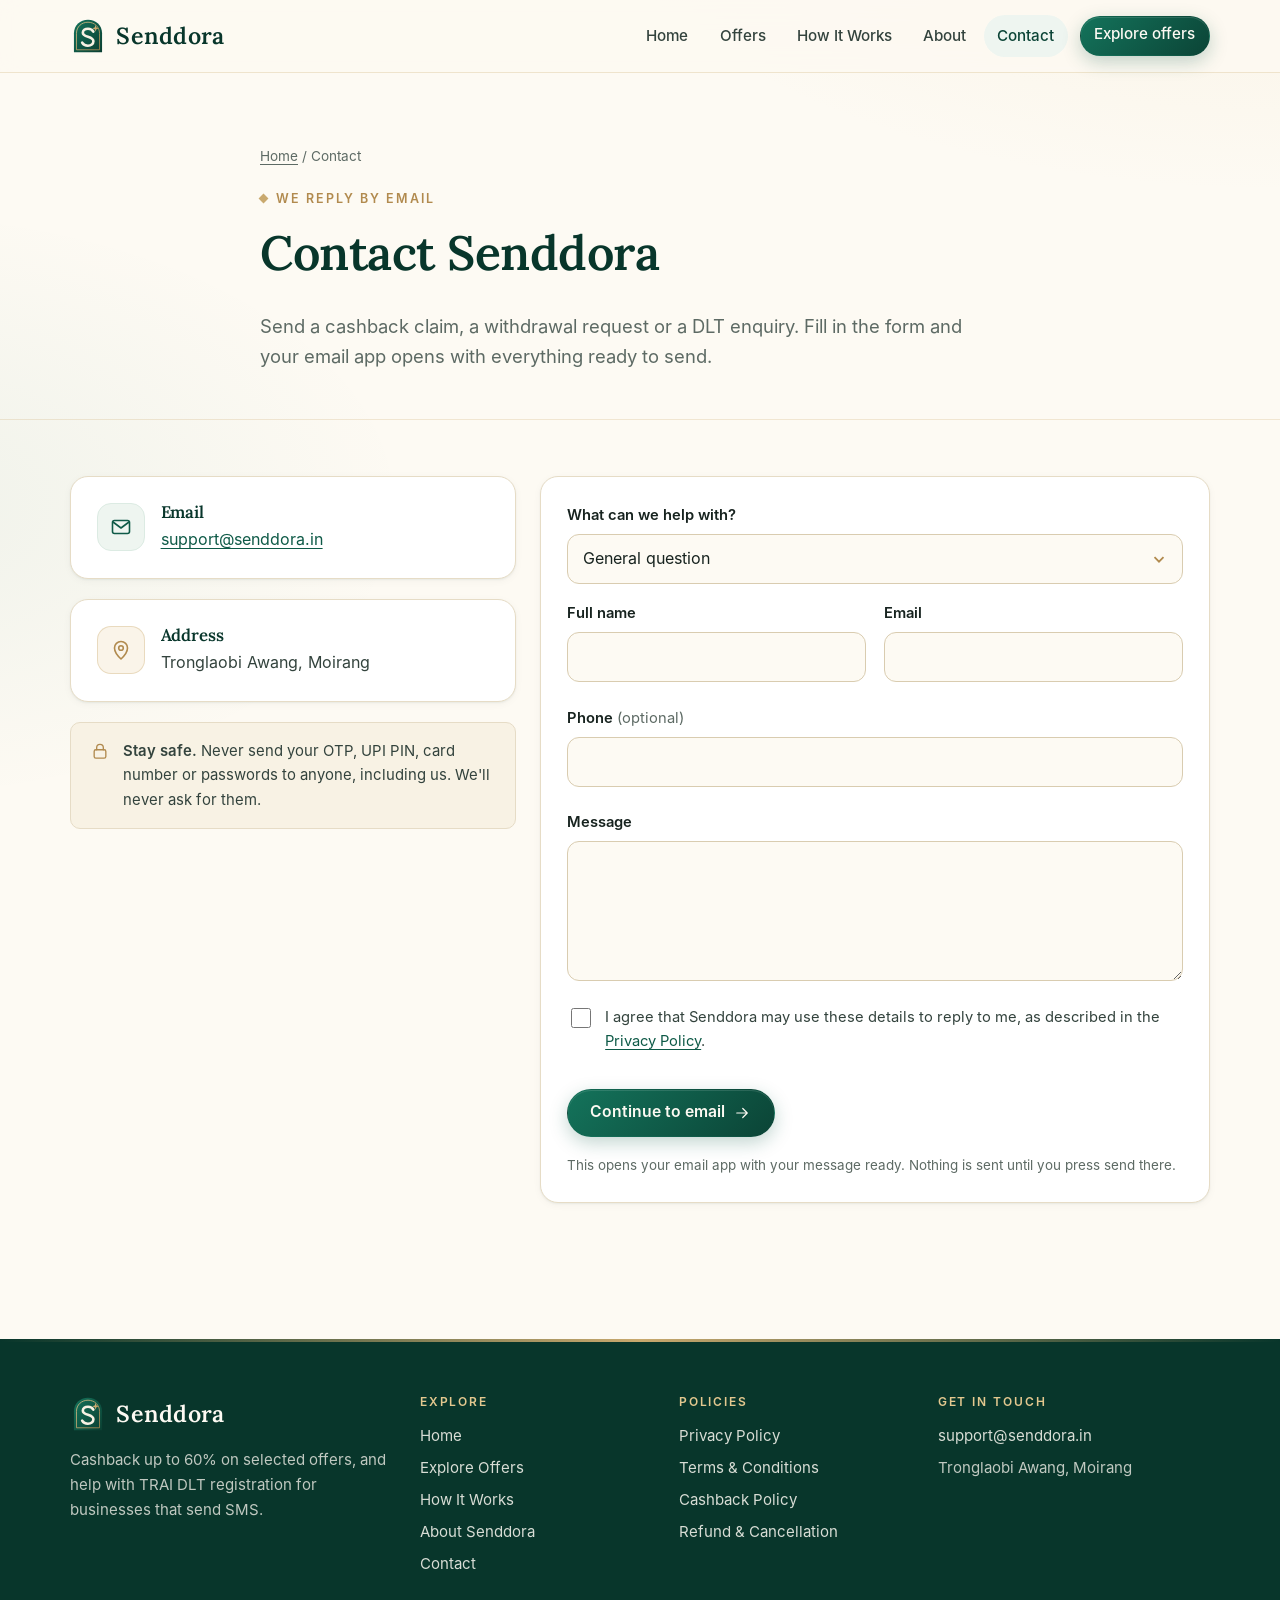
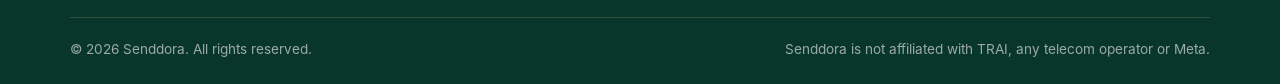
<file: contact.html>
<!DOCTYPE html>
<html lang="en-IN" class="no-js">
<head>
<meta charset="utf-8">
<meta name="viewport" content="width=device-width, initial-scale=1">
<title>Contact | Senddora</title>
<meta name="description" content="Contact Senddora about cashback claims, withdrawals or TRAI DLT services. Email support@senddora.in.">
<meta name="robots" content="index, follow">
<link rel="canonical" href="https://senddora.in/contact.html">
<meta name="theme-color" content="#0b4436">
<meta name="format-detection" content="telephone=no">
<meta name="referrer" content="strict-origin-when-cross-origin">
<meta property="og:type" content="website">
<meta property="og:site_name" content="Senddora">
<meta property="og:locale" content="en_IN">
<meta property="og:title" content="Contact | Senddora">
<meta property="og:description" content="Contact Senddora about cashback claims, withdrawals or TRAI DLT services. Email support@senddora.in.">
<meta property="og:url" content="https://senddora.in/contact.html">
<meta property="og:image" content="https://senddora.in/assets/img/og-image.png">
<meta property="og:image:width" content="1200">
<meta property="og:image:height" content="630">
<meta property="og:image:alt" content="Senddora: cashback up to 60% on selected offers and TRAI DLT registration services">
<meta name="twitter:card" content="summary_large_image">
<meta name="twitter:title" content="Contact | Senddora">
<meta name="twitter:description" content="Contact Senddora about cashback claims, withdrawals or TRAI DLT services. Email support@senddora.in.">
<meta name="twitter:image" content="https://senddora.in/assets/img/og-image.png">
<link rel="icon" href="favicon.ico" sizes="any">
<link rel="icon" href="assets/img/favicon.svg" type="image/svg+xml">
<link rel="apple-touch-icon" href="assets/img/apple-touch-icon.png">
<link rel="manifest" href="site.webmanifest">
<link rel="preload" href="assets/fonts/lora-var.woff" as="font" type="font/woff" crossorigin>
<link rel="preload" href="assets/fonts/inter-regular.woff" as="font" type="font/woff" crossorigin>
<link rel="stylesheet" href="assets/css/styles.css">
<script src="assets/js/main.js" defer></script>
</head>
<body>
<a class="skip-link" href="#main">Skip to content</a>
<header class="site-header">
  <div class="container header-inner">
    <a class="brand" href="index.html" aria-label="Senddora home">
      <img src="assets/img/logo-mark.svg" width="36" height="36" alt="">
      <span class="brand-name">Senddora</span>
    </a>
    <button class="nav-toggle" type="button" aria-controls="site-nav" aria-expanded="false" aria-label="Open menu">
      <svg class="icon-open" viewBox="0 0 24 24" fill="none" stroke="currentColor" stroke-width="1.8" stroke-linecap="round" aria-hidden="true"><path d="M4 7h16M4 12h16M4 17h16"/></svg>
      <svg class="icon-close" viewBox="0 0 24 24" fill="none" stroke="currentColor" stroke-width="1.8" stroke-linecap="round" aria-hidden="true"><path d="M6 6l12 12M18 6 6 18"/></svg>
    </button>
    <nav class="site-nav" id="site-nav" aria-label="Main">
      <ul class="nav-list">
        <li><a href="index.html">Home</a></li><li><a href="offers.html">Offers</a></li><li><a href="how-it-works.html">How It Works</a></li><li><a href="about.html">About</a></li><li><a href="contact.html" aria-current="page">Contact</a></li><li class="nav-cta"><a class="btn btn-primary btn-sm" href="offers.html">Explore offers</a></li>
      </ul>
    </nav>
  </div>
</header>
<main id="main">
<section class="page-hero">
  <div class="container narrow">
    <nav class="breadcrumb" aria-label="Breadcrumb"><a href="index.html">Home</a> / <span aria-current="page">Contact</span></nav><span class="eyebrow">We reply by email</span>
    <h1>Contact Senddora</h1>
    <p class="lead mb-0">Send a cashback claim, a withdrawal request or a DLT enquiry. Fill in the form and your email app opens with everything ready to send.</p>
  </div>
</section>

<section class="section-tight">
  <div class="container contact-grid">
    <div class="stack">
      <div class="card">
        <div class="contact-item">
          <span class="icon-badge"><svg viewBox="0 0 24 24" fill="none" stroke="currentColor" stroke-width="1.6" stroke-linecap="round" stroke-linejoin="round" aria-hidden="true" focusable="false"><rect x="3.5" y="5.5" width="17" height="13" rx="2"/><path d="m4 7 8 6 8-6"/></svg></span>
          <div><h3>Email</h3><p><a href="mailto:support@senddora.in">support@senddora.in</a></p></div>
        </div>
      </div>
      <div class="card">
        <div class="contact-item">
          <span class="icon-badge gold"><svg viewBox="0 0 24 24" fill="none" stroke="currentColor" stroke-width="1.6" stroke-linecap="round" stroke-linejoin="round" aria-hidden="true" focusable="false"><path d="M12 21s-6.5-6-6.5-11a6.5 6.5 0 0 1 13 0c0 5-6.5 11-6.5 11Z"/><circle cx="12" cy="10" r="2.3"/></svg></span>
          <div><h3>Address</h3><address>Tronglaobi Awang, Moirang</address></div>
        </div>
      </div>
      <div class="notice">
        <svg viewBox="0 0 24 24" fill="none" stroke="currentColor" stroke-width="1.6" stroke-linecap="round" stroke-linejoin="round" aria-hidden="true" focusable="false"><rect x="5" y="10.5" width="14" height="10" rx="2"/><path d="M8 10.5V8a4 4 0 0 1 8 0v2.5"/></svg>
        <p><strong>Stay safe.</strong> Never send your OTP, UPI PIN, card number or passwords to anyone, including us. We'll never ask for them.</p>
      </div>
    </div>

    <div class="card">
      <form id="contact-form" class="form" action="mailto:support@senddora.in" method="post" enctype="text/plain" novalidate>
        <div class="field">
          <label for="topic">What can we help with?</label>
          <select id="topic" name="topic" required>
            <option value="cashback">Cashback claim</option>
            <option value="withdrawal">Withdrawal request</option>
            <option value="dlt">TRAI DLT services</option>
            <option value="general" selected>General question</option>
            <option value="privacy">Privacy or data request</option>
          </select>
        </div>

        <div class="form-row">
          <div class="field">
            <label for="name">Full name</label>
            <input id="name" name="name" type="text" autocomplete="name" maxlength="80" required>
            <span class="field-error" aria-live="polite"></span>
          </div>
          <div class="field">
            <label for="email">Email</label>
            <input id="email" name="email" type="email" autocomplete="email" maxlength="120" required>
            <span class="field-error" aria-live="polite"></span>
          </div>
        </div>

        <div class="field">
          <label for="phone">Phone <span class="opt">(optional)</span></label>
          <input id="phone" name="phone" type="tel" autocomplete="tel" inputmode="tel" maxlength="16">
          <span class="field-error" aria-live="polite"></span>
        </div>

        <div class="stack" data-topic-group="cashback">
          <div class="form-row">
            <div class="field">
              <label for="offer">Offer</label>
              <input id="offer" name="offer" type="text" maxlength="80" value="Senddora Cashback" required>
              <span class="field-error" aria-live="polite"></span>
            </div>
            <div class="field">
              <label for="store">Store or website</label>
              <input id="store" name="store" type="text" maxlength="80" required>
              <span class="field-error" aria-live="polite"></span>
            </div>
          </div>
          <div class="form-row">
            <div class="field">
              <label for="order-id">Order ID</label>
              <input id="order-id" name="order-id" type="text" maxlength="60" required>
              <span class="field-error" aria-live="polite"></span>
            </div>
            <div class="field">
              <label for="order-date">Order date</label>
              <input id="order-date" name="order-date" type="date" required>
              <span class="field-error" aria-live="polite"></span>
            </div>
          </div>
        </div>

        <div class="stack" data-topic-group="withdrawal">
          <div class="form-row">
            <div class="field">
              <label for="claim-ref">Claim reference</label>
              <input id="claim-ref" name="claim-ref" type="text" maxlength="40" required>
              <span class="field-hint">From our approval email.</span>
              <span class="field-error" aria-live="polite"></span>
            </div>
            <div class="field">
              <label for="payout">Payout method</label>
              <select id="payout" name="payout" required>
                <option value="upi">UPI</option>
                <option value="bank">Bank transfer</option>
                <option value="voucher">Vouchers</option>
              </select>
            </div>
          </div>
          <p class="form-note warn">Don't include account numbers here. We'll confirm your payout details by email, and we never ask for your OTP or UPI PIN.</p>
        </div>

        <div class="stack" data-topic-group="dlt">
          <div class="form-row">
            <div class="field">
              <label for="business">Business name</label>
              <input id="business" name="business" type="text" autocomplete="organization" maxlength="100" required>
              <span class="field-error" aria-live="polite"></span>
            </div>
            <div class="field">
              <label for="service">Service needed</label>
              <select id="service" name="service" required>
                <option value="entity">Entity registration</option>
                <option value="header">Header (Sender ID) registration</option>
                <option value="template">Content template registration</option>
                <option value="consent">Consent templates &amp; guidance</option>
                <option value="all">Complete DLT setup</option>
              </select>
            </div>
          </div>
        </div>

        <div class="field">
          <label for="message">Message</label>
          <textarea id="message" name="message" maxlength="1500" required></textarea>
          <span class="field-error" aria-live="polite"></span>
        </div>

        <label class="check">
          <input id="consent" name="consent" type="checkbox" required>
          <span>I agree that Senddora may use these details to reply to me, as described in the <a href="privacy-policy.html">Privacy Policy</a>.</span>
        </label>
        <span class="field-error" aria-live="polite"></span>

        <div class="btn-row">
          <button class="btn btn-primary" type="submit">Continue to email <svg viewBox="0 0 24 24" fill="none" stroke="currentColor" stroke-width="1.6" stroke-linecap="round" stroke-linejoin="round" aria-hidden="true" focusable="false"><path d="M5 12h14M13 6l6 6-6 6"/></svg></button>
        </div>
        <p class="field-hint mb-0">This opens your email app with your message ready. Nothing is sent until you press send there.</p>
      </form>

      <div id="form-success" class="form-success" hidden tabindex="-1">
        <span class="icon-badge"><svg viewBox="0 0 24 24" fill="none" stroke="currentColor" stroke-width="1.6" stroke-linecap="round" stroke-linejoin="round" aria-hidden="true" focusable="false"><path d="m5 12.5 4.2 4L19 7"/></svg></span>
        <h2>Your message is ready</h2>
        <p class="mb-0">Your email app should now be open with your message addressed to <a href="mailto:support@senddora.in">support@senddora.in</a>. Press <strong>send</strong> there to reach us.</p>
        <p class="muted small mb-0">If nothing opened, copy the message below and email it to us yourself.</p>
        <pre id="message-preview" class="form-note"></pre>
        <div class="btn-row">
          <a id="reopen-mail" class="btn btn-primary btn-sm" href="mailto:support@senddora.in">Open email again</a>
          <button id="copy-message" class="btn btn-ghost btn-sm" type="button">Copy message</button>
          <button id="edit-message" class="btn btn-ghost btn-sm" type="button">Edit details</button>
        </div>
        <p id="copy-status" class="small muted mb-0" aria-live="polite"></p>
      </div>
    </div>
  </div>
</section>
</main>
<footer class="site-footer">
  <div class="container">
    <div class="footer-grid">
      <div>
        <a class="brand" href="index.html" aria-label="Senddora home">
          <img src="assets/img/logo-mark.svg" width="36" height="36" alt="">
          <span class="brand-name">Senddora</span>
        </a>
        <p>Cashback up to 60% on selected offers, and help with TRAI DLT registration for businesses that send SMS.</p>
      </div>
      <div>
        <h2>Explore</h2>
        <ul>
          <li><a href="index.html">Home</a></li>
          <li><a href="offers.html">Explore Offers</a></li>
          <li><a href="how-it-works.html">How It Works</a></li>
          <li><a href="about.html">About Senddora</a></li>
          <li><a href="contact.html">Contact</a></li>
        </ul>
      </div>
      <div>
        <h2>Policies</h2>
        <ul><li><a href="privacy-policy.html">Privacy Policy</a></li><li><a href="terms.html">Terms & Conditions</a></li><li><a href="cashback-policy.html">Cashback Policy</a></li><li><a href="refund-policy.html">Refund & Cancellation</a></li></ul>
      </div>
      <div>
        <h2>Get in touch</h2>
        <ul>
          <li><a href="mailto:support@senddora.in">support@senddora.in</a></li>
          <li><address>Tronglaobi Awang, Moirang</address></li>
        </ul>
      </div>
    </div>
    <div class="footer-bottom">
      <span>&copy; <span data-year>2026</span> Senddora. All rights reserved.</span>
      <span>Senddora is not affiliated with TRAI, any telecom operator or Meta.</span>
    </div>
  </div>
</footer>
</body>
</html>
</file>
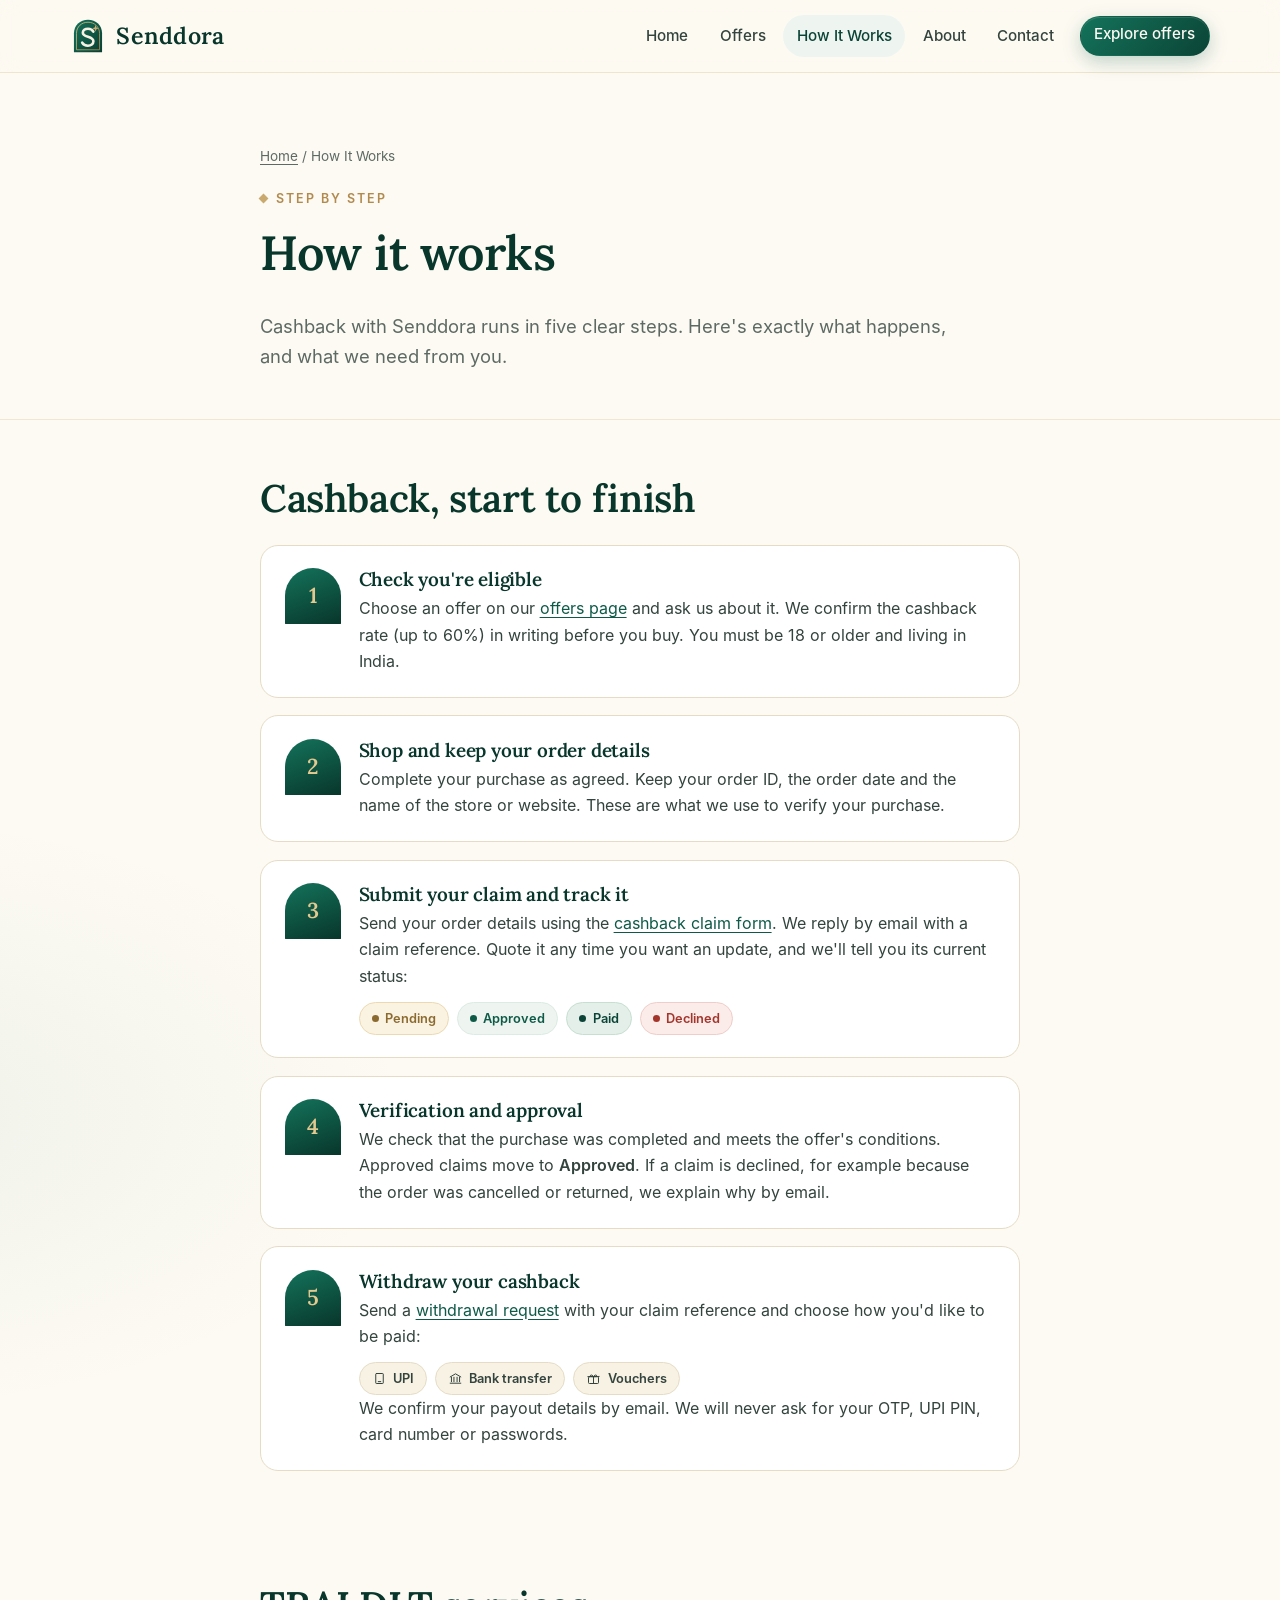
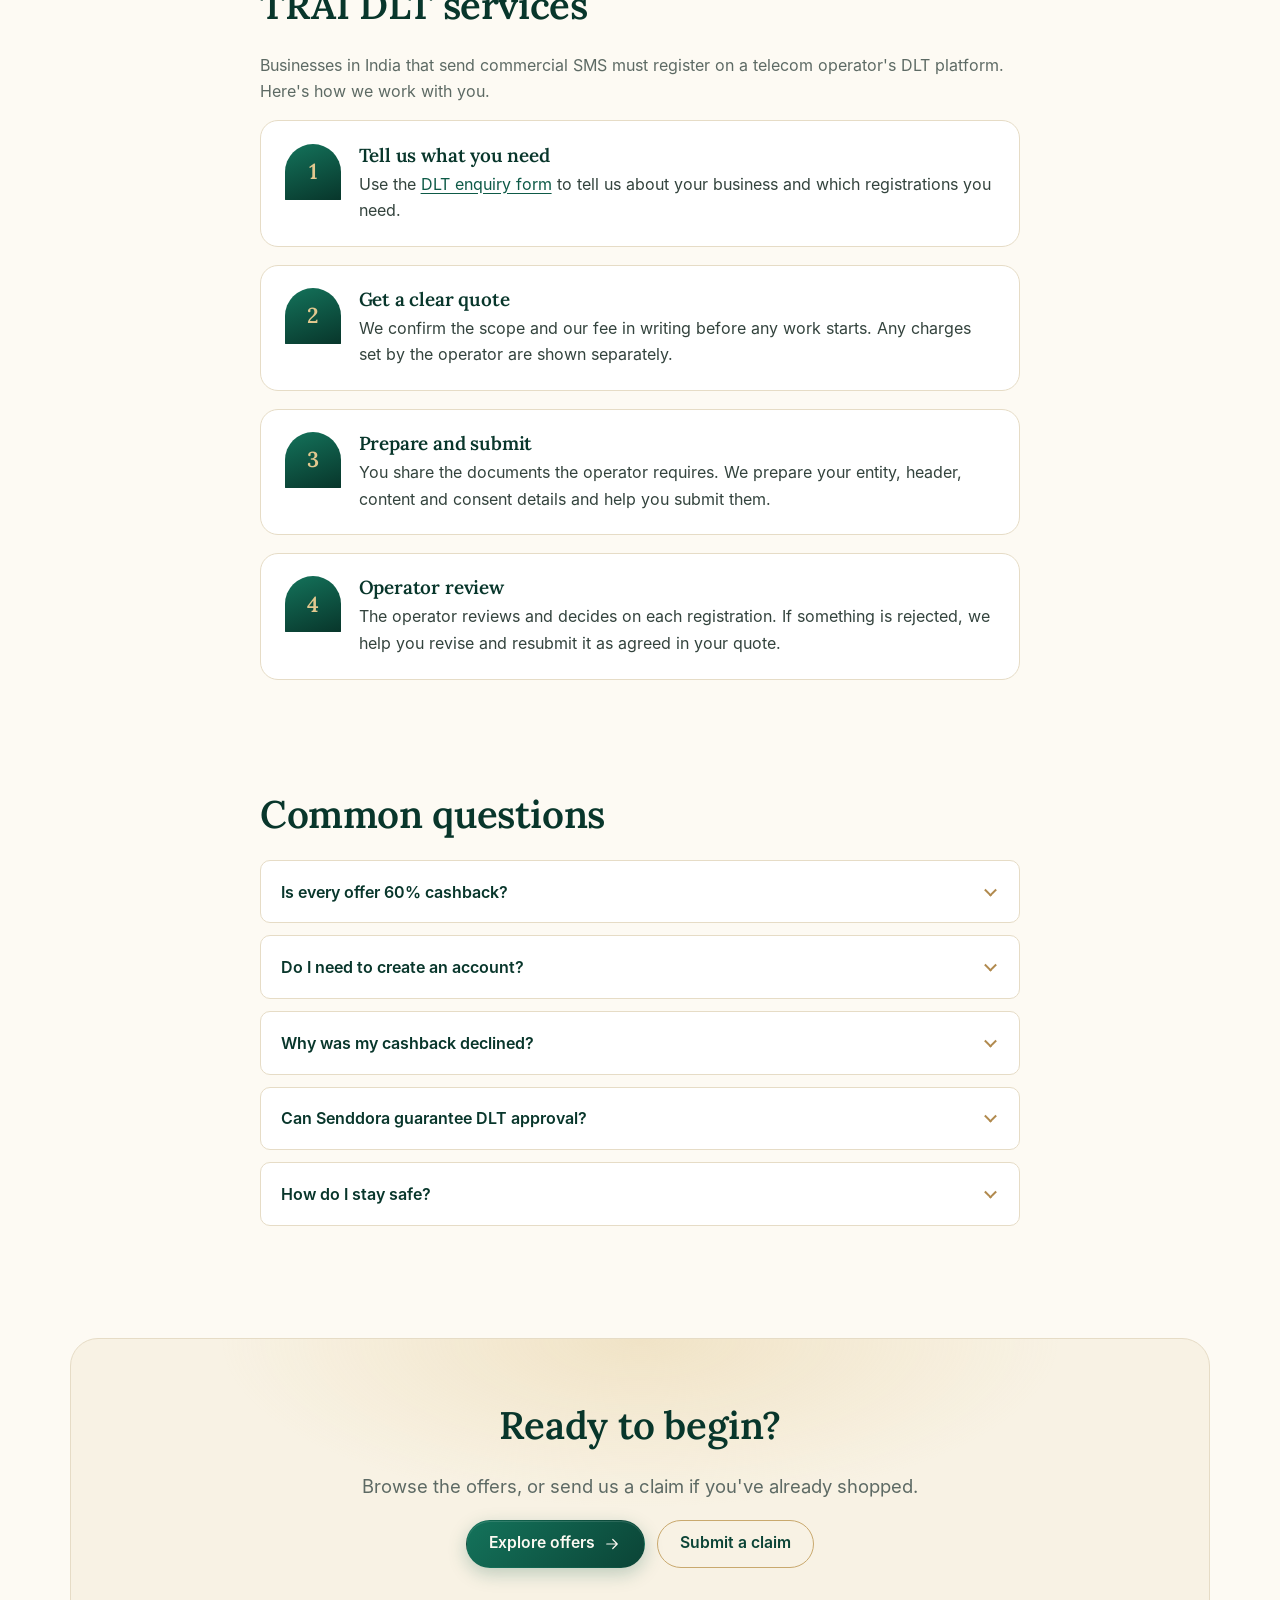
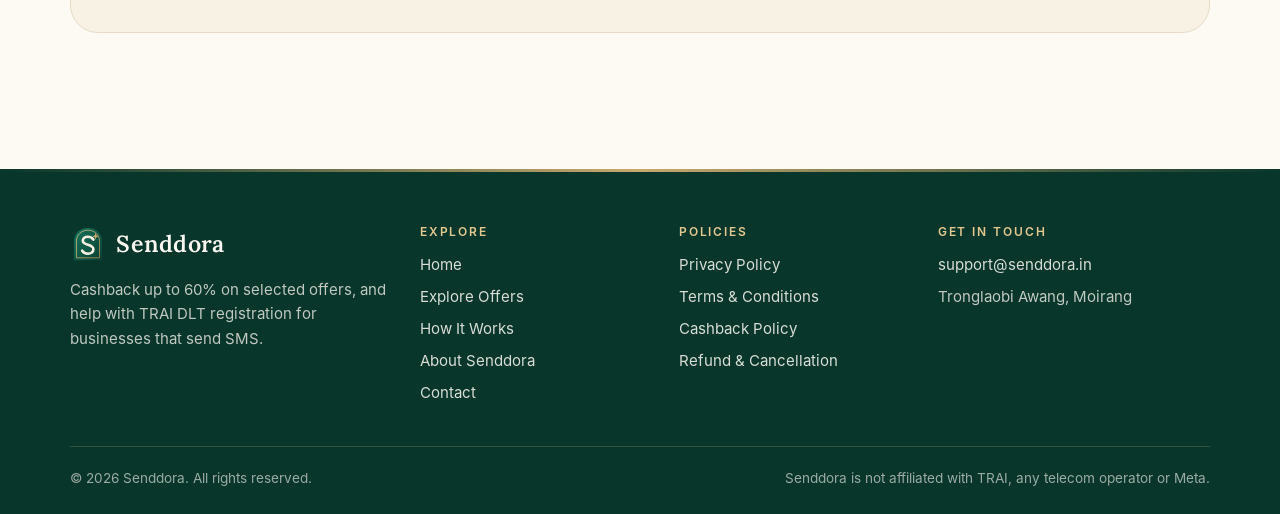
<file: how-it-works.html>
<!DOCTYPE html>
<html lang="en-IN" class="no-js">
<head>
<meta charset="utf-8">
<meta name="viewport" content="width=device-width, initial-scale=1">
<title>How It Works | Senddora</title>
<meta name="description" content="How Senddora cashback works: eligibility, tracking your claim, approval and withdrawal by UPI, bank transfer or vouchers. Plus how our TRAI DLT service runs.">
<meta name="robots" content="index, follow">
<link rel="canonical" href="https://senddora.in/how-it-works.html">
<meta name="theme-color" content="#0b4436">
<meta name="format-detection" content="telephone=no">
<meta name="referrer" content="strict-origin-when-cross-origin">
<meta property="og:type" content="website">
<meta property="og:site_name" content="Senddora">
<meta property="og:locale" content="en_IN">
<meta property="og:title" content="How It Works | Senddora">
<meta property="og:description" content="How Senddora cashback works: eligibility, tracking your claim, approval and withdrawal by UPI, bank transfer or vouchers. Plus how our TRAI DLT service runs.">
<meta property="og:url" content="https://senddora.in/how-it-works.html">
<meta property="og:image" content="https://senddora.in/assets/img/og-image.png">
<meta property="og:image:width" content="1200">
<meta property="og:image:height" content="630">
<meta property="og:image:alt" content="Senddora: cashback up to 60% on selected offers and TRAI DLT registration services">
<meta name="twitter:card" content="summary_large_image">
<meta name="twitter:title" content="How It Works | Senddora">
<meta name="twitter:description" content="How Senddora cashback works: eligibility, tracking your claim, approval and withdrawal by UPI, bank transfer or vouchers. Plus how our TRAI DLT service runs.">
<meta name="twitter:image" content="https://senddora.in/assets/img/og-image.png">
<link rel="icon" href="favicon.ico" sizes="any">
<link rel="icon" href="assets/img/favicon.svg" type="image/svg+xml">
<link rel="apple-touch-icon" href="assets/img/apple-touch-icon.png">
<link rel="manifest" href="site.webmanifest">
<link rel="preload" href="assets/fonts/lora-var.woff" as="font" type="font/woff" crossorigin>
<link rel="preload" href="assets/fonts/inter-regular.woff" as="font" type="font/woff" crossorigin>
<link rel="stylesheet" href="assets/css/styles.css">
<script src="assets/js/main.js" defer></script>
</head>
<body>
<a class="skip-link" href="#main">Skip to content</a>
<header class="site-header">
  <div class="container header-inner">
    <a class="brand" href="index.html" aria-label="Senddora home">
      <img src="assets/img/logo-mark.svg" width="36" height="36" alt="">
      <span class="brand-name">Senddora</span>
    </a>
    <button class="nav-toggle" type="button" aria-controls="site-nav" aria-expanded="false" aria-label="Open menu">
      <svg class="icon-open" viewBox="0 0 24 24" fill="none" stroke="currentColor" stroke-width="1.8" stroke-linecap="round" aria-hidden="true"><path d="M4 7h16M4 12h16M4 17h16"/></svg>
      <svg class="icon-close" viewBox="0 0 24 24" fill="none" stroke="currentColor" stroke-width="1.8" stroke-linecap="round" aria-hidden="true"><path d="M6 6l12 12M18 6 6 18"/></svg>
    </button>
    <nav class="site-nav" id="site-nav" aria-label="Main">
      <ul class="nav-list">
        <li><a href="index.html">Home</a></li><li><a href="offers.html">Offers</a></li><li><a href="how-it-works.html" aria-current="page">How It Works</a></li><li><a href="about.html">About</a></li><li><a href="contact.html">Contact</a></li><li class="nav-cta"><a class="btn btn-primary btn-sm" href="offers.html">Explore offers</a></li>
      </ul>
    </nav>
  </div>
</header>
<main id="main">
<section class="page-hero">
  <div class="container narrow">
    <nav class="breadcrumb" aria-label="Breadcrumb"><a href="index.html">Home</a> / <span aria-current="page">How It Works</span></nav><span class="eyebrow">Step by step</span>
    <h1>How it works</h1>
    <p class="lead mb-0">Cashback with Senddora runs in five clear steps. Here's exactly what happens, and what we need from you.</p>
  </div>
</section>

<section class="section-tight">
  <div class="container narrow">
    <h2>Cashback, start to finish</h2>
    <div class="steps">
      <div class="step reveal" id="eligibility">
        <span class="step-num" aria-hidden="true"></span>
        <div>
          <h3>Check you're eligible</h3>
          <p>Choose an offer on our <a href="offers.html">offers page</a> and ask us about it. We confirm the cashback rate (up to 60%) in writing before you buy. You must be 18 or older and living in India.</p>
        </div>
      </div>
      <div class="step reveal">
        <span class="step-num" aria-hidden="true"></span>
        <div>
          <h3>Shop and keep your order details</h3>
          <p>Complete your purchase as agreed. Keep your order ID, the order date and the name of the store or website. These are what we use to verify your purchase.</p>
        </div>
      </div>
      <div class="step reveal" id="tracking">
        <span class="step-num" aria-hidden="true"></span>
        <div>
          <h3>Submit your claim and track it</h3>
          <p>Send your order details using the <a href="contact.html?topic=cashback">cashback claim form</a>. We reply by email with a claim reference. Quote it any time you want an update, and we'll tell you its current status:</p>
          <div class="status-row">
            <span class="status pending">Pending</span>
            <span class="status approved">Approved</span>
            <span class="status paid">Paid</span>
            <span class="status declined">Declined</span>
          </div>
        </div>
      </div>
      <div class="step reveal" id="approval">
        <span class="step-num" aria-hidden="true"></span>
        <div>
          <h3>Verification and approval</h3>
          <p>We check that the purchase was completed and meets the offer's conditions. Approved claims move to <strong>Approved</strong>. If a claim is declined, for example because the order was cancelled or returned, we explain why by email.</p>
        </div>
      </div>
      <div class="step reveal" id="withdrawal">
        <span class="step-num" aria-hidden="true"></span>
        <div>
          <h3>Withdraw your cashback</h3>
          <p>Send a <a href="contact.html?topic=withdrawal">withdrawal request</a> with your claim reference and choose how you'd like to be paid:</p>
          <div class="status-row">
            <span class="status"><svg viewBox="0 0 24 24" fill="none" stroke="currentColor" stroke-width="1.6" stroke-linecap="round" stroke-linejoin="round" aria-hidden="true" focusable="false"><path d="M7 4h10a1 1 0 0 1 1 1v14a1 1 0 0 1-1 1H7a1 1 0 0 1-1-1V5a1 1 0 0 1 1-1Z"/><path d="M10 17h4"/></svg> UPI</span>
            <span class="status"><svg viewBox="0 0 24 24" fill="none" stroke="currentColor" stroke-width="1.6" stroke-linecap="round" stroke-linejoin="round" aria-hidden="true" focusable="false"><path d="M3.5 9.5 12 4.5l8.5 5"/><path d="M5.5 10v7M9.5 10v7M14.5 10v7M18.5 10v7M3.5 19.5h17"/></svg> Bank transfer</span>
            <span class="status"><svg viewBox="0 0 24 24" fill="none" stroke="currentColor" stroke-width="1.6" stroke-linecap="round" stroke-linejoin="round" aria-hidden="true" focusable="false"><rect x="4" y="9" width="16" height="11" rx="1.5"/><path d="M3 9h18v-.5M12 9v11M12 9c-1.5-3-5-3.5-5-1.2C7 9 9.5 9 12 9Zm0 0c1.5-3 5-3.5 5-1.2C17 9 14.5 9 12 9Z"/></svg> Vouchers</span>
          </div>
          <p>We confirm your payout details by email. We will never ask for your OTP, UPI PIN, card number or passwords.</p>
        </div>
      </div>
    </div>
  </div>
</section>

<section class="section-tight">
  <div class="container narrow">
    <h2>TRAI DLT services</h2>
    <p class="muted">Businesses in India that send commercial SMS must register on a telecom operator's DLT platform. Here's how we work with you.</p>
    <div class="steps">
      <div class="step reveal"><span class="step-num" aria-hidden="true"></span><div><h3>Tell us what you need</h3><p>Use the <a href="contact.html?topic=dlt">DLT enquiry form</a> to tell us about your business and which registrations you need.</p></div></div>
      <div class="step reveal"><span class="step-num" aria-hidden="true"></span><div><h3>Get a clear quote</h3><p>We confirm the scope and our fee in writing before any work starts. Any charges set by the operator are shown separately.</p></div></div>
      <div class="step reveal"><span class="step-num" aria-hidden="true"></span><div><h3>Prepare and submit</h3><p>You share the documents the operator requires. We prepare your entity, header, content and consent details and help you submit them.</p></div></div>
      <div class="step reveal"><span class="step-num" aria-hidden="true"></span><div><h3>Operator review</h3><p>The operator reviews and decides on each registration. If something is rejected, we help you revise and resubmit it as agreed in your quote.</p></div></div>
    </div>
  </div>
</section>

<section class="section-tight">
  <div class="container narrow">
    <h2>Common questions</h2>
    <div class="faq">
      <details><summary>Is every offer 60% cashback?</summary><p>No. 60% is the highest rate. Each offer has its own rate, and we confirm it with you in writing before you buy.</p></details>
      <details><summary>Do I need to create an account?</summary><p>No. You claim cashback and request withdrawals through our contact form or by email at <a href="mailto:support@senddora.in">support@senddora.in</a>. Your claim reference keeps track of everything.</p></details>
      <details><summary>Why was my cashback declined?</summary><p>The most common reasons are a cancelled, returned or refunded order, missing order details, or a purchase that wasn't on a confirmed offer. We always tell you the reason. See our <a href="cashback-policy.html">Cashback Policy</a>.</p></details>
      <details><summary>Can Senddora guarantee DLT approval?</summary><p>No. Each telecom operator decides on DLT registrations. We help you prepare and submit correct details, and help you fix anything that's rejected.</p></details>
      <details><summary>How do I stay safe?</summary><p>Only trust messages from <a href="mailto:support@senddora.in">support@senddora.in</a>. We never ask for your OTP, UPI PIN, card number or passwords, and we never ask you to pay a fee to receive cashback.</p></details>
    </div>
  </div>
</section>

<section class="section-tight">
  <div class="container">
    <div class="cta-band reveal">
      <h2>Ready to begin?</h2>
      <p class="lead">Browse the offers, or send us a claim if you've already shopped.</p>
      <div class="btn-row">
        <a class="btn btn-primary" href="offers.html">Explore offers <svg viewBox="0 0 24 24" fill="none" stroke="currentColor" stroke-width="1.6" stroke-linecap="round" stroke-linejoin="round" aria-hidden="true" focusable="false"><path d="M5 12h14M13 6l6 6-6 6"/></svg></a>
        <a class="btn btn-ghost" href="contact.html?topic=cashback">Submit a claim</a>
      </div>
    </div>
  </div>
</section>
</main>
<footer class="site-footer">
  <div class="container">
    <div class="footer-grid">
      <div>
        <a class="brand" href="index.html" aria-label="Senddora home">
          <img src="assets/img/logo-mark.svg" width="36" height="36" alt="">
          <span class="brand-name">Senddora</span>
        </a>
        <p>Cashback up to 60% on selected offers, and help with TRAI DLT registration for businesses that send SMS.</p>
      </div>
      <div>
        <h2>Explore</h2>
        <ul>
          <li><a href="index.html">Home</a></li>
          <li><a href="offers.html">Explore Offers</a></li>
          <li><a href="how-it-works.html">How It Works</a></li>
          <li><a href="about.html">About Senddora</a></li>
          <li><a href="contact.html">Contact</a></li>
        </ul>
      </div>
      <div>
        <h2>Policies</h2>
        <ul><li><a href="privacy-policy.html">Privacy Policy</a></li><li><a href="terms.html">Terms & Conditions</a></li><li><a href="cashback-policy.html">Cashback Policy</a></li><li><a href="refund-policy.html">Refund & Cancellation</a></li></ul>
      </div>
      <div>
        <h2>Get in touch</h2>
        <ul>
          <li><a href="mailto:support@senddora.in">support@senddora.in</a></li>
          <li><address>Tronglaobi Awang, Moirang</address></li>
        </ul>
      </div>
    </div>
    <div class="footer-bottom">
      <span>&copy; <span data-year>2026</span> Senddora. All rights reserved.</span>
      <span>Senddora is not affiliated with TRAI, any telecom operator or Meta.</span>
    </div>
  </div>
</footer>
</body>
</html>
</file>
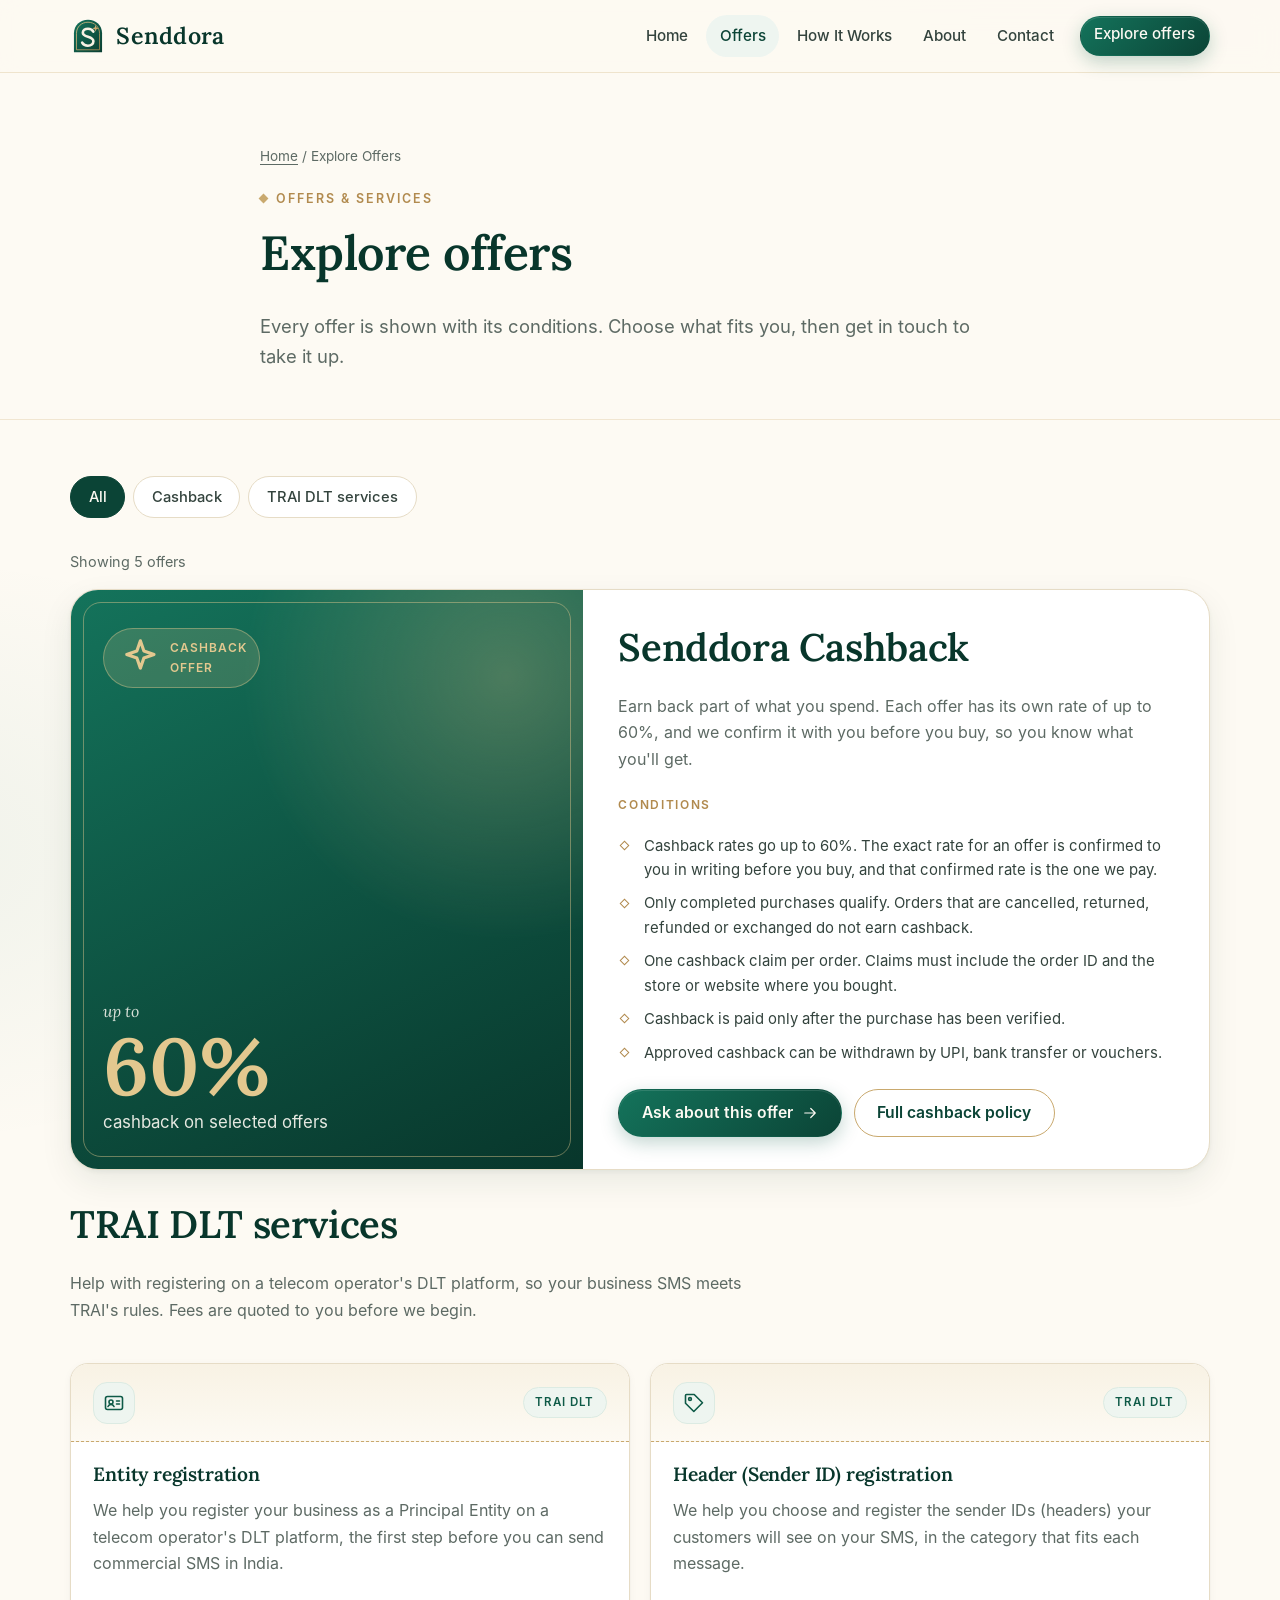
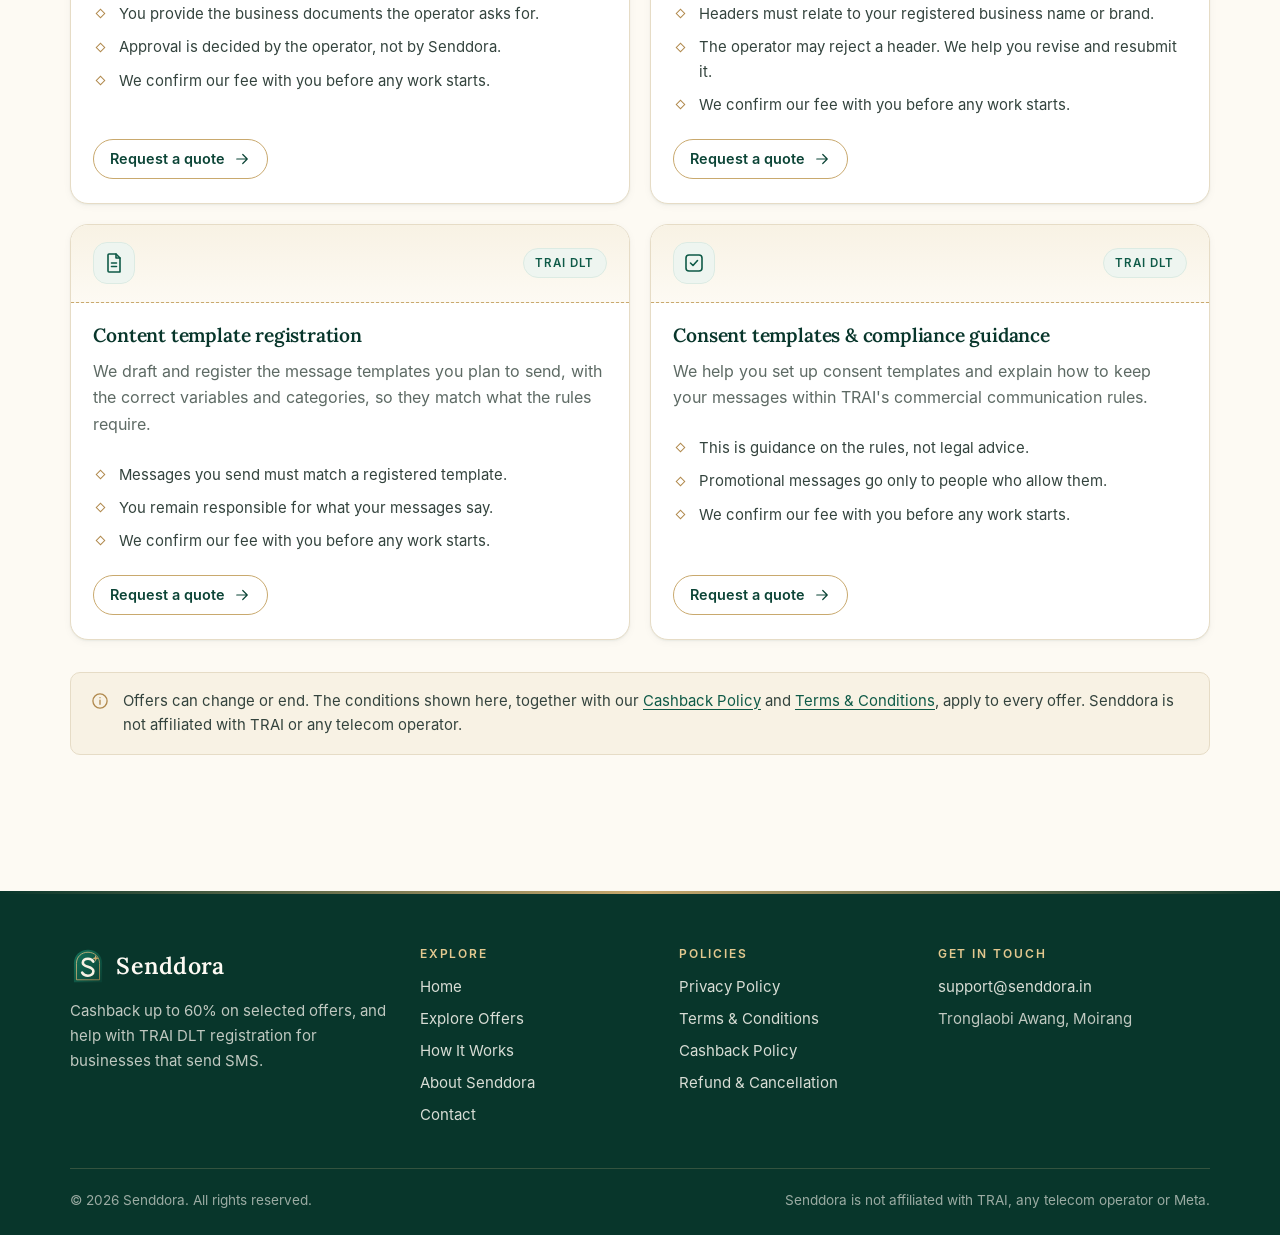
<file: offers.html>
<!DOCTYPE html>
<html lang="en-IN" class="no-js">
<head>
<meta charset="utf-8">
<meta name="viewport" content="width=device-width, initial-scale=1">
<title>Explore Offers | Senddora</title>
<meta name="description" content="See Senddora's cashback offer of up to 60% and our TRAI DLT registration services, each listed with its full conditions.">
<meta name="robots" content="index, follow">
<link rel="canonical" href="https://senddora.in/offers.html">
<meta name="theme-color" content="#0b4436">
<meta name="format-detection" content="telephone=no">
<meta name="referrer" content="strict-origin-when-cross-origin">
<meta property="og:type" content="website">
<meta property="og:site_name" content="Senddora">
<meta property="og:locale" content="en_IN">
<meta property="og:title" content="Explore Offers | Senddora">
<meta property="og:description" content="See Senddora's cashback offer of up to 60% and our TRAI DLT registration services, each listed with its full conditions.">
<meta property="og:url" content="https://senddora.in/offers.html">
<meta property="og:image" content="https://senddora.in/assets/img/og-image.png">
<meta property="og:image:width" content="1200">
<meta property="og:image:height" content="630">
<meta property="og:image:alt" content="Senddora: cashback up to 60% on selected offers and TRAI DLT registration services">
<meta name="twitter:card" content="summary_large_image">
<meta name="twitter:title" content="Explore Offers | Senddora">
<meta name="twitter:description" content="See Senddora's cashback offer of up to 60% and our TRAI DLT registration services, each listed with its full conditions.">
<meta name="twitter:image" content="https://senddora.in/assets/img/og-image.png">
<link rel="icon" href="favicon.ico" sizes="any">
<link rel="icon" href="assets/img/favicon.svg" type="image/svg+xml">
<link rel="apple-touch-icon" href="assets/img/apple-touch-icon.png">
<link rel="manifest" href="site.webmanifest">
<link rel="preload" href="assets/fonts/lora-var.woff" as="font" type="font/woff" crossorigin>
<link rel="preload" href="assets/fonts/inter-regular.woff" as="font" type="font/woff" crossorigin>
<link rel="stylesheet" href="assets/css/styles.css">
<script src="assets/js/main.js" defer></script>
</head>
<body>
<a class="skip-link" href="#main">Skip to content</a>
<header class="site-header">
  <div class="container header-inner">
    <a class="brand" href="index.html" aria-label="Senddora home">
      <img src="assets/img/logo-mark.svg" width="36" height="36" alt="">
      <span class="brand-name">Senddora</span>
    </a>
    <button class="nav-toggle" type="button" aria-controls="site-nav" aria-expanded="false" aria-label="Open menu">
      <svg class="icon-open" viewBox="0 0 24 24" fill="none" stroke="currentColor" stroke-width="1.8" stroke-linecap="round" aria-hidden="true"><path d="M4 7h16M4 12h16M4 17h16"/></svg>
      <svg class="icon-close" viewBox="0 0 24 24" fill="none" stroke="currentColor" stroke-width="1.8" stroke-linecap="round" aria-hidden="true"><path d="M6 6l12 12M18 6 6 18"/></svg>
    </button>
    <nav class="site-nav" id="site-nav" aria-label="Main">
      <ul class="nav-list">
        <li><a href="index.html">Home</a></li><li><a href="offers.html" aria-current="page">Offers</a></li><li><a href="how-it-works.html">How It Works</a></li><li><a href="about.html">About</a></li><li><a href="contact.html">Contact</a></li><li class="nav-cta"><a class="btn btn-primary btn-sm" href="offers.html">Explore offers</a></li>
      </ul>
    </nav>
  </div>
</header>
<main id="main">
<section class="page-hero">
  <div class="container narrow">
    <nav class="breadcrumb" aria-label="Breadcrumb"><a href="index.html">Home</a> / <span aria-current="page">Explore Offers</span></nav><span class="eyebrow">Offers & services</span>
    <h1>Explore offers</h1>
    <p class="lead mb-0">Every offer is shown with its conditions. Choose what fits you, then get in touch to take it up.</p>
  </div>
</section>

<section class="section-tight">
  <div class="container">
    <div class="filters" role="group" aria-label="Filter offers">
      <button class="filter-btn" type="button" data-filter="all" aria-pressed="true">All</button>
      <button class="filter-btn" type="button" data-filter="cashback" aria-pressed="false">Cashback</button>
      <button class="filter-btn" type="button" data-filter="dlt" aria-pressed="false">TRAI DLT services</button>
    </div>
    <p class="muted small" data-offer-count aria-live="polite"></p>

    <article class="offer-featured reveal" data-category="cashback">
  <div class="offer-visual">
    <span class="offer-tag"><svg viewBox="0 0 24 24" fill="none" stroke="currentColor" stroke-width="1.6" stroke-linecap="round" stroke-linejoin="round" aria-hidden="true" focusable="false"><path d="M12 3l1.8 5.2L19 10l-5.2 1.8L12 17l-1.8-5.2L5 10l5.2-1.8L12 3Z"/></svg> Cashback offer</span>
    <div class="offer-rate">
      <span class="upto">up to</span>
      <span class="value">60%</span>
      <span class="unit">cashback on selected offers</span>
    </div>
  </div>
  <div class="offer-body">
    <h2>Senddora Cashback</h2>
    <p class="muted mb-0">Earn back part of what you spend. Each offer has its own rate of up to 60%, and we confirm it with you before you buy, so you know what you'll get.</p>
    <p class="conditions-title">Conditions</p>
    <ul class="conditions"><li>Cashback rates go up to 60%. The exact rate for an offer is confirmed to you in writing before you buy, and that confirmed rate is the one we pay.</li><li>Only completed purchases qualify. Orders that are cancelled, returned, refunded or exchanged do not earn cashback.</li><li>One cashback claim per order. Claims must include the order ID and the store or website where you bought.</li><li>Cashback is paid only after the purchase has been verified.</li><li>Approved cashback can be withdrawn by UPI, bank transfer or vouchers.</li></ul>
    <div class="btn-row">
      <a class="btn btn-primary" href="contact.html?topic=cashback&amp;offer=Senddora%20Cashback">Ask about this offer <svg viewBox="0 0 24 24" fill="none" stroke="currentColor" stroke-width="1.6" stroke-linecap="round" stroke-linejoin="round" aria-hidden="true" focusable="false"><path d="M5 12h14M13 6l6 6-6 6"/></svg></a>
      <a class="btn btn-ghost" href="cashback-policy.html">Full cashback policy</a>
    </div>
  </div>
</article>

    <div class="section-head mt-2" data-category="dlt" data-count="0">
      <h2 class="mt-2">TRAI DLT services</h2>
      <p class="muted mb-0">Help with registering on a telecom operator's DLT platform, so your business SMS meets TRAI's rules. Fees are quoted to you before we begin.</p>
    </div>
    <div class="grid grid-2">
      <article class="offer-card reveal" data-category="dlt">
  <div class="offer-card-top">
    <span class="icon-badge"><svg viewBox="0 0 24 24" fill="none" stroke="currentColor" stroke-width="1.6" stroke-linecap="round" stroke-linejoin="round" aria-hidden="true" focusable="false"><rect x="3.5" y="5.5" width="17" height="13" rx="2"/><circle cx="9" cy="11" r="2"/><path d="M6 15.5c.6-1.3 1.7-2 3-2s2.4.7 3 2M14.5 10h3M14.5 13h3"/></svg></span>
    <span class="pill">TRAI DLT</span>
  </div>
  <div class="offer-card-body">
    <h3>Entity registration</h3>
    <p class="muted">We help you register your business as a Principal Entity on a telecom operator's DLT platform, the first step before you can send commercial SMS in India.</p>
    <ul class="conditions"><li>You provide the business documents the operator asks for.</li><li>Approval is decided by the operator, not by Senddora.</li><li>We confirm our fee with you before any work starts.</li></ul>
    <a class="btn btn-ghost btn-sm" href="contact.html?topic=dlt&amp;service=entity">Request a quote <svg viewBox="0 0 24 24" fill="none" stroke="currentColor" stroke-width="1.6" stroke-linecap="round" stroke-linejoin="round" aria-hidden="true" focusable="false"><path d="M5 12h14M13 6l6 6-6 6"/></svg></a>
  </div>
</article>
<article class="offer-card reveal" data-category="dlt">
  <div class="offer-card-top">
    <span class="icon-badge"><svg viewBox="0 0 24 24" fill="none" stroke="currentColor" stroke-width="1.6" stroke-linecap="round" stroke-linejoin="round" aria-hidden="true" focusable="false"><path d="M3.5 12.2V4.5a1 1 0 0 1 1-1h7.7l8.3 8.3-8.7 8.7-8.3-8.3Z"/><circle cx="8" cy="8" r="1.4"/></svg></span>
    <span class="pill">TRAI DLT</span>
  </div>
  <div class="offer-card-body">
    <h3>Header (Sender ID) registration</h3>
    <p class="muted">We help you choose and register the sender IDs (headers) your customers will see on your SMS, in the category that fits each message.</p>
    <ul class="conditions"><li>Headers must relate to your registered business name or brand.</li><li>The operator may reject a header. We help you revise and resubmit it.</li><li>We confirm our fee with you before any work starts.</li></ul>
    <a class="btn btn-ghost btn-sm" href="contact.html?topic=dlt&amp;service=header">Request a quote <svg viewBox="0 0 24 24" fill="none" stroke="currentColor" stroke-width="1.6" stroke-linecap="round" stroke-linejoin="round" aria-hidden="true" focusable="false"><path d="M5 12h14M13 6l6 6-6 6"/></svg></a>
  </div>
</article>
<article class="offer-card reveal" data-category="dlt">
  <div class="offer-card-top">
    <span class="icon-badge"><svg viewBox="0 0 24 24" fill="none" stroke="currentColor" stroke-width="1.6" stroke-linecap="round" stroke-linejoin="round" aria-hidden="true" focusable="false"><path d="M7 3h7l4 4v14H7a1 1 0 0 1-1-1V4a1 1 0 0 1 1-1Z"/><path d="M14 3v4h4M9.5 12h5M9.5 15.5h5"/></svg></span>
    <span class="pill">TRAI DLT</span>
  </div>
  <div class="offer-card-body">
    <h3>Content template registration</h3>
    <p class="muted">We draft and register the message templates you plan to send, with the correct variables and categories, so they match what the rules require.</p>
    <ul class="conditions"><li>Messages you send must match a registered template.</li><li>You remain responsible for what your messages say.</li><li>We confirm our fee with you before any work starts.</li></ul>
    <a class="btn btn-ghost btn-sm" href="contact.html?topic=dlt&amp;service=template">Request a quote <svg viewBox="0 0 24 24" fill="none" stroke="currentColor" stroke-width="1.6" stroke-linecap="round" stroke-linejoin="round" aria-hidden="true" focusable="false"><path d="M5 12h14M13 6l6 6-6 6"/></svg></a>
  </div>
</article>
<article class="offer-card reveal" data-category="dlt">
  <div class="offer-card-top">
    <span class="icon-badge"><svg viewBox="0 0 24 24" fill="none" stroke="currentColor" stroke-width="1.6" stroke-linecap="round" stroke-linejoin="round" aria-hidden="true" focusable="false"><rect x="4" y="4" width="16" height="16" rx="3"/><path d="m8.5 12 2.5 2.5 4.5-5"/></svg></span>
    <span class="pill">TRAI DLT</span>
  </div>
  <div class="offer-card-body">
    <h3>Consent templates & compliance guidance</h3>
    <p class="muted">We help you set up consent templates and explain how to keep your messages within TRAI's commercial communication rules.</p>
    <ul class="conditions"><li>This is guidance on the rules, not legal advice.</li><li>Promotional messages go only to people who allow them.</li><li>We confirm our fee with you before any work starts.</li></ul>
    <a class="btn btn-ghost btn-sm" href="contact.html?topic=dlt&amp;service=consent">Request a quote <svg viewBox="0 0 24 24" fill="none" stroke="currentColor" stroke-width="1.6" stroke-linecap="round" stroke-linejoin="round" aria-hidden="true" focusable="false"><path d="M5 12h14M13 6l6 6-6 6"/></svg></a>
  </div>
</article>
    </div>

    <div class="notice mt-2">
      <svg viewBox="0 0 24 24" fill="none" stroke="currentColor" stroke-width="1.6" stroke-linecap="round" stroke-linejoin="round" aria-hidden="true" focusable="false"><circle cx="12" cy="12" r="8.5"/><path d="M12 11v5M12 8h.01"/></svg>
      <p>Offers can change or end. The conditions shown here, together with our <a href="cashback-policy.html">Cashback Policy</a> and <a href="terms.html">Terms &amp; Conditions</a>, apply to every offer. Senddora is not affiliated with TRAI or any telecom operator.</p>
    </div>
  </div>
</section>
</main>
<footer class="site-footer">
  <div class="container">
    <div class="footer-grid">
      <div>
        <a class="brand" href="index.html" aria-label="Senddora home">
          <img src="assets/img/logo-mark.svg" width="36" height="36" alt="">
          <span class="brand-name">Senddora</span>
        </a>
        <p>Cashback up to 60% on selected offers, and help with TRAI DLT registration for businesses that send SMS.</p>
      </div>
      <div>
        <h2>Explore</h2>
        <ul>
          <li><a href="index.html">Home</a></li>
          <li><a href="offers.html">Explore Offers</a></li>
          <li><a href="how-it-works.html">How It Works</a></li>
          <li><a href="about.html">About Senddora</a></li>
          <li><a href="contact.html">Contact</a></li>
        </ul>
      </div>
      <div>
        <h2>Policies</h2>
        <ul><li><a href="privacy-policy.html">Privacy Policy</a></li><li><a href="terms.html">Terms & Conditions</a></li><li><a href="cashback-policy.html">Cashback Policy</a></li><li><a href="refund-policy.html">Refund & Cancellation</a></li></ul>
      </div>
      <div>
        <h2>Get in touch</h2>
        <ul>
          <li><a href="mailto:support@senddora.in">support@senddora.in</a></li>
          <li><address>Tronglaobi Awang, Moirang</address></li>
        </ul>
      </div>
    </div>
    <div class="footer-bottom">
      <span>&copy; <span data-year>2026</span> Senddora. All rights reserved.</span>
      <span>Senddora is not affiliated with TRAI, any telecom operator or Meta.</span>
    </div>
  </div>
</footer>
</body>
</html>
</file>
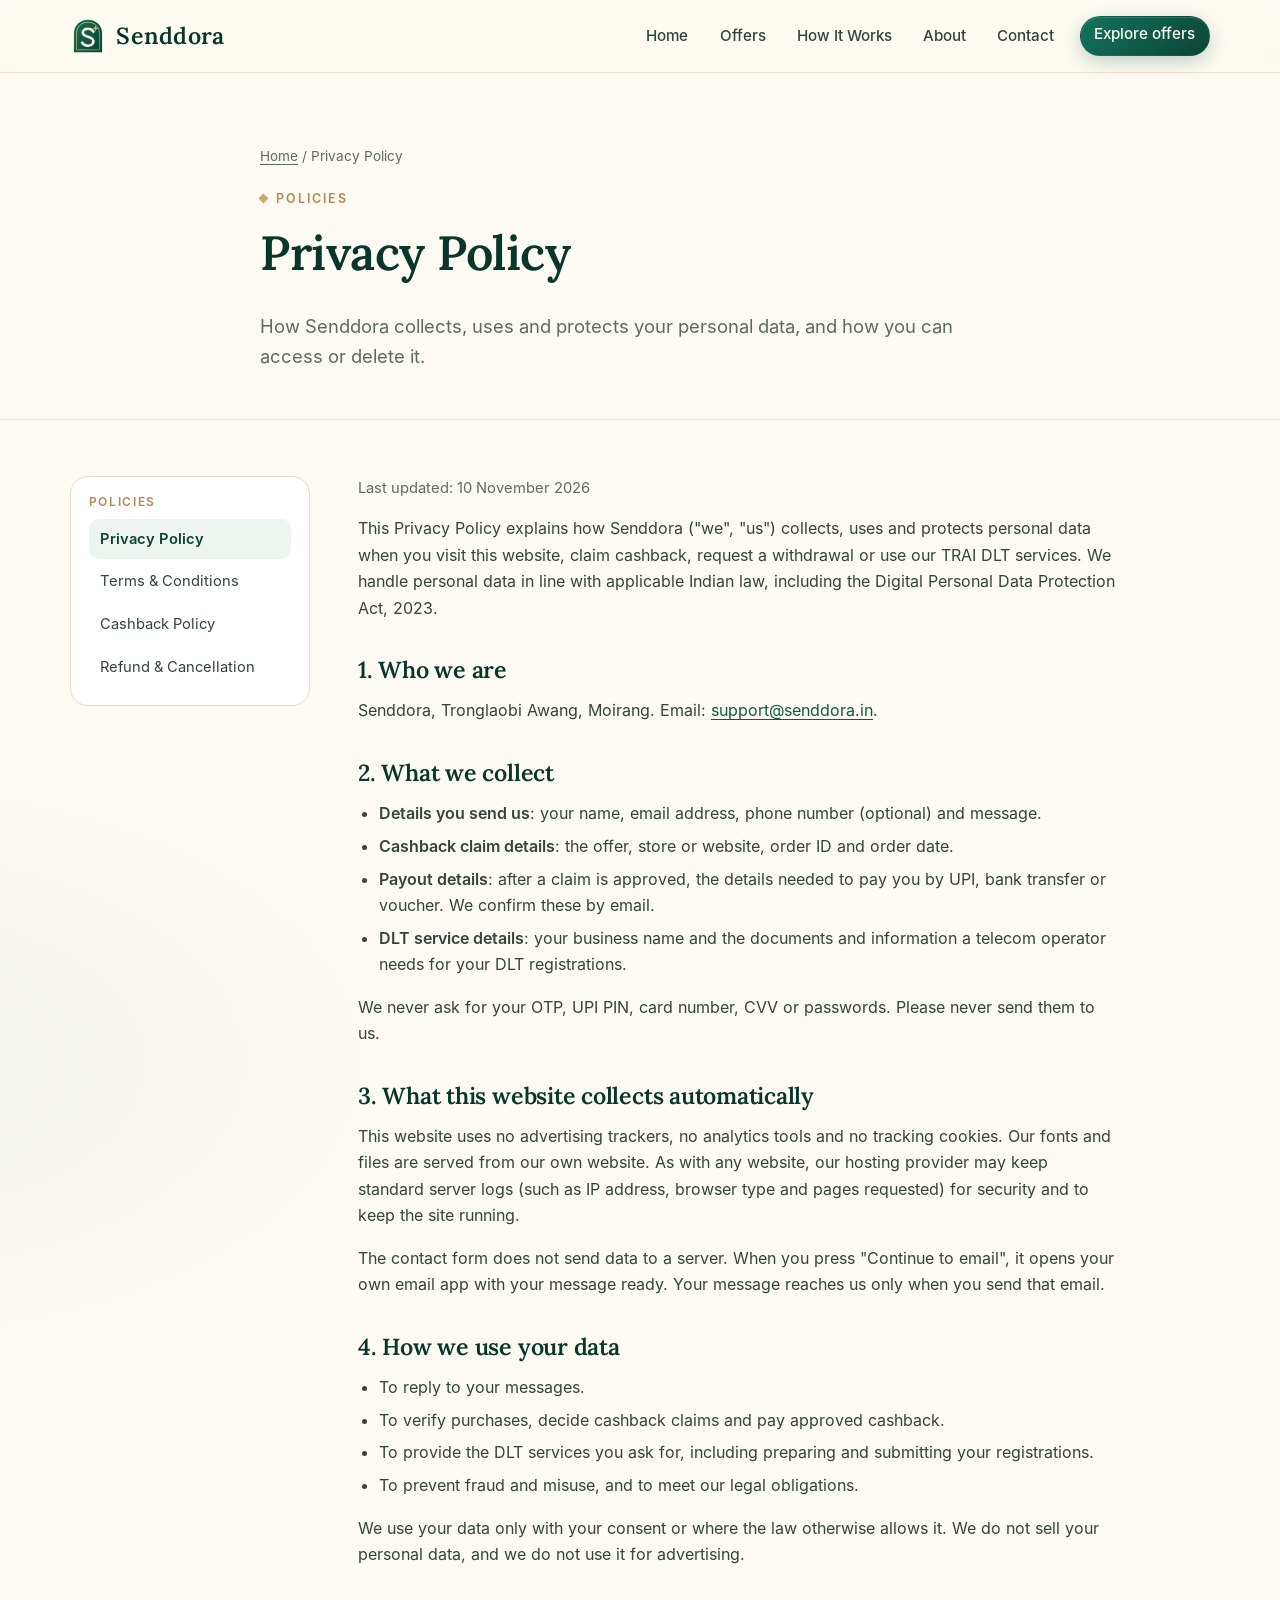
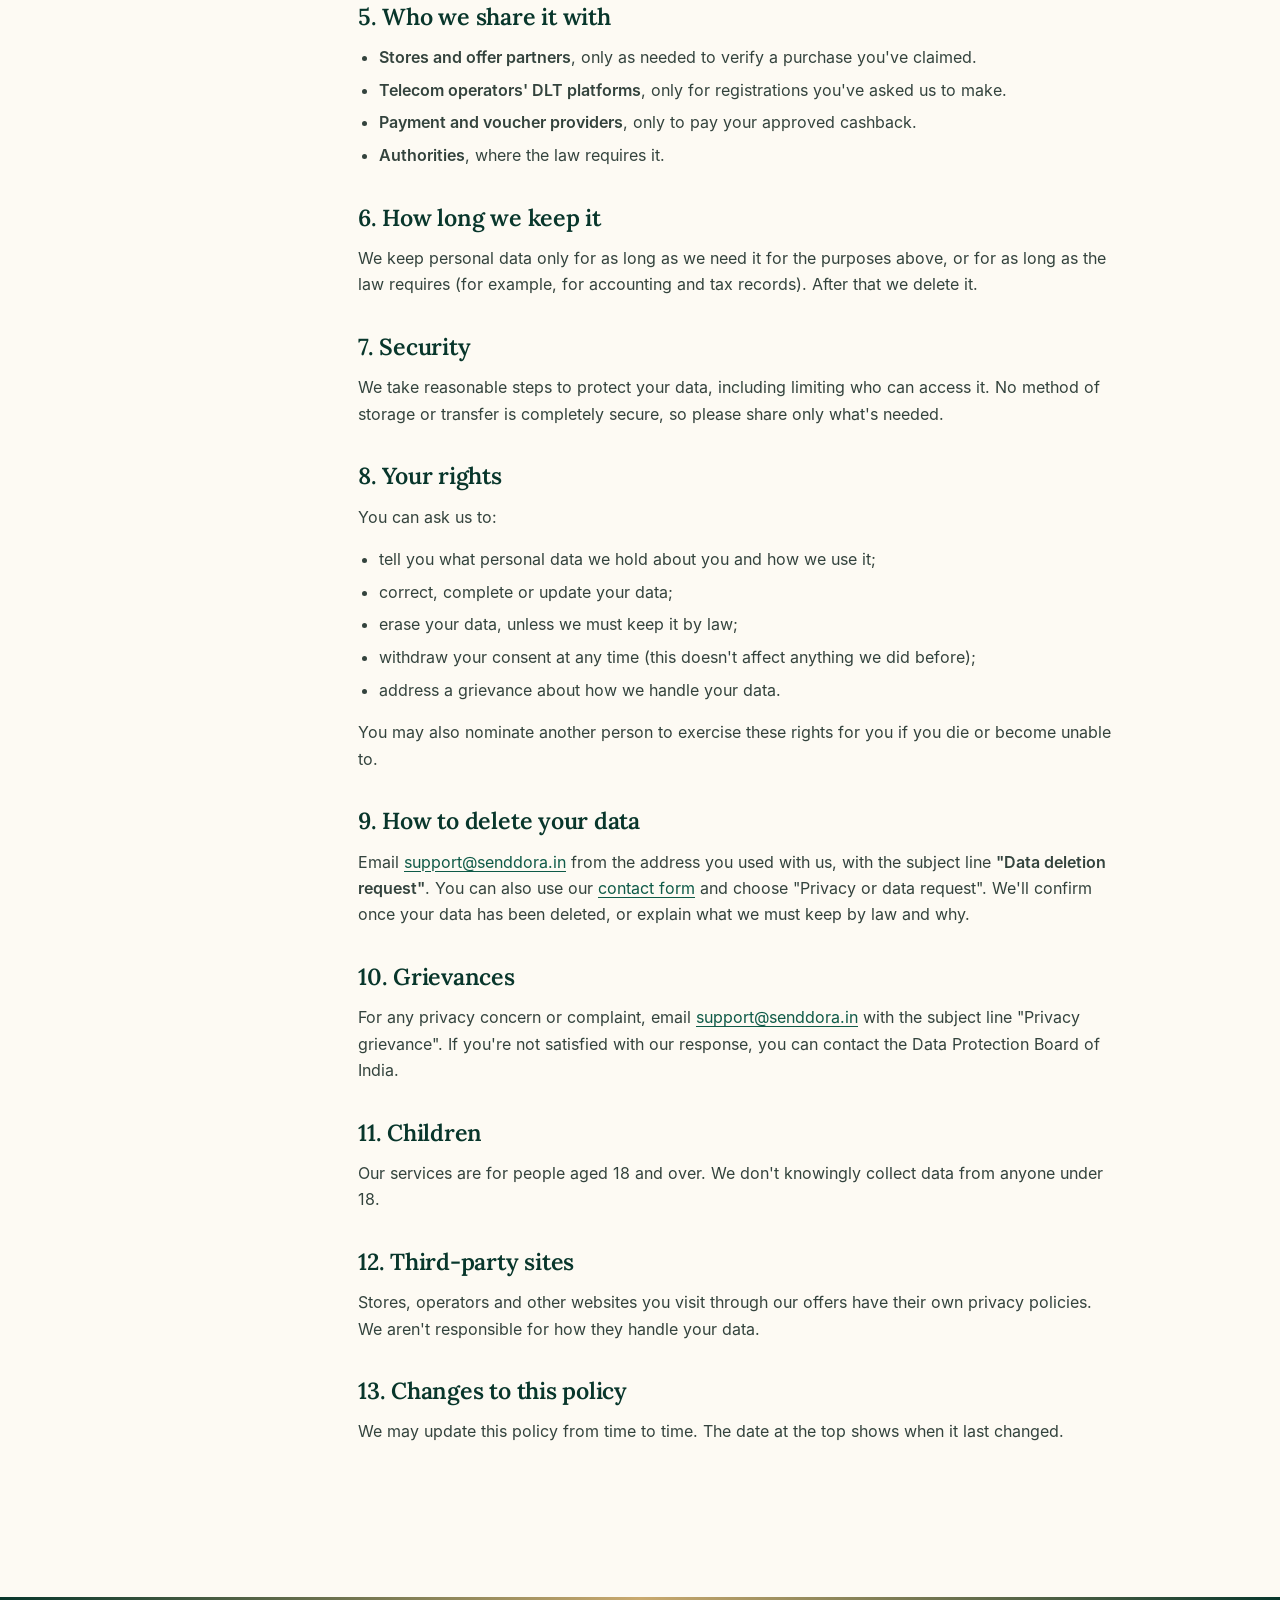
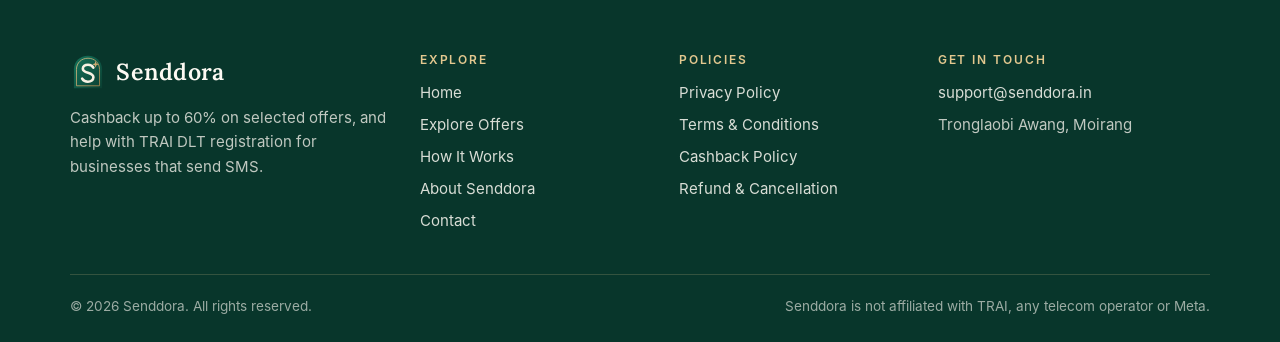
<file: privacy-policy.html>
<!DOCTYPE html>
<html lang="en-IN" class="no-js">
<head>
<meta charset="utf-8">
<meta name="viewport" content="width=device-width, initial-scale=1">
<title>Privacy Policy | Senddora</title>
<meta name="description" content="How Senddora collects, uses and protects your personal data, and how you can access or delete it.">
<meta name="robots" content="index, follow">
<link rel="canonical" href="https://senddora.in/privacy-policy.html">
<meta name="theme-color" content="#0b4436">
<meta name="format-detection" content="telephone=no">
<meta name="referrer" content="strict-origin-when-cross-origin">
<meta property="og:type" content="website">
<meta property="og:site_name" content="Senddora">
<meta property="og:locale" content="en_IN">
<meta property="og:title" content="Privacy Policy | Senddora">
<meta property="og:description" content="How Senddora collects, uses and protects your personal data, and how you can access or delete it.">
<meta property="og:url" content="https://senddora.in/privacy-policy.html">
<meta property="og:image" content="https://senddora.in/assets/img/og-image.png">
<meta property="og:image:width" content="1200">
<meta property="og:image:height" content="630">
<meta property="og:image:alt" content="Senddora: cashback up to 60% on selected offers and TRAI DLT registration services">
<meta name="twitter:card" content="summary_large_image">
<meta name="twitter:title" content="Privacy Policy | Senddora">
<meta name="twitter:description" content="How Senddora collects, uses and protects your personal data, and how you can access or delete it.">
<meta name="twitter:image" content="https://senddora.in/assets/img/og-image.png">
<link rel="icon" href="favicon.ico" sizes="any">
<link rel="icon" href="assets/img/favicon.svg" type="image/svg+xml">
<link rel="apple-touch-icon" href="assets/img/apple-touch-icon.png">
<link rel="manifest" href="site.webmanifest">
<link rel="preload" href="assets/fonts/lora-var.woff" as="font" type="font/woff" crossorigin>
<link rel="preload" href="assets/fonts/inter-regular.woff" as="font" type="font/woff" crossorigin>
<link rel="stylesheet" href="assets/css/styles.css">
<script src="assets/js/main.js" defer></script>
</head>
<body>
<a class="skip-link" href="#main">Skip to content</a>
<header class="site-header">
  <div class="container header-inner">
    <a class="brand" href="index.html" aria-label="Senddora home">
      <img src="assets/img/logo-mark.svg" width="36" height="36" alt="">
      <span class="brand-name">Senddora</span>
    </a>
    <button class="nav-toggle" type="button" aria-controls="site-nav" aria-expanded="false" aria-label="Open menu">
      <svg class="icon-open" viewBox="0 0 24 24" fill="none" stroke="currentColor" stroke-width="1.8" stroke-linecap="round" aria-hidden="true"><path d="M4 7h16M4 12h16M4 17h16"/></svg>
      <svg class="icon-close" viewBox="0 0 24 24" fill="none" stroke="currentColor" stroke-width="1.8" stroke-linecap="round" aria-hidden="true"><path d="M6 6l12 12M18 6 6 18"/></svg>
    </button>
    <nav class="site-nav" id="site-nav" aria-label="Main">
      <ul class="nav-list">
        <li><a href="index.html">Home</a></li><li><a href="offers.html">Offers</a></li><li><a href="how-it-works.html">How It Works</a></li><li><a href="about.html">About</a></li><li><a href="contact.html">Contact</a></li><li class="nav-cta"><a class="btn btn-primary btn-sm" href="offers.html">Explore offers</a></li>
      </ul>
    </nav>
  </div>
</header>
<main id="main">
<section class="page-hero">
  <div class="container narrow">
    <nav class="breadcrumb" aria-label="Breadcrumb"><a href="index.html">Home</a> / <span aria-current="page">Privacy Policy</span></nav><span class="eyebrow">Policies</span>
    <h1>Privacy Policy</h1>
    <p class="lead mb-0">How Senddora collects, uses and protects your personal data, and how you can access or delete it.</p>
  </div>
</section>
<section class="section-tight">
  <div class="container legal-layout">
    <aside class="legal-nav" aria-label="Policies">
      <h2>Policies</h2>
      <ul><li><a href="privacy-policy.html" aria-current="page">Privacy Policy</a></li><li><a href="terms.html">Terms & Conditions</a></li><li><a href="cashback-policy.html">Cashback Policy</a></li><li><a href="refund-policy.html">Refund & Cancellation</a></li></ul>
    </aside>
    <article class="prose">
      <p class="updated">Last updated: 10 November 2026</p>
      
<p>This Privacy Policy explains how Senddora ("we", "us") collects, uses and protects personal data when you visit this website, claim cashback, request a withdrawal or use our TRAI DLT services. We handle personal data in line with applicable Indian law, including the Digital Personal Data Protection Act, 2023.</p>

<h2>1. Who we are</h2>
<p>Senddora, Tronglaobi Awang, Moirang. Email: <a href="mailto:support@senddora.in">support@senddora.in</a>.</p>

<h2>2. What we collect</h2>
<ul>
  <li><strong>Details you send us</strong>: your name, email address, phone number (optional) and message.</li>
  <li><strong>Cashback claim details</strong>: the offer, store or website, order ID and order date.</li>
  <li><strong>Payout details</strong>: after a claim is approved, the details needed to pay you by UPI, bank transfer or voucher. We confirm these by email.</li>
  <li><strong>DLT service details</strong>: your business name and the documents and information a telecom operator needs for your DLT registrations.</li>
</ul>
<p>We never ask for your OTP, UPI PIN, card number, CVV or passwords. Please never send them to us.</p>

<h2>3. What this website collects automatically</h2>
<p>This website uses no advertising trackers, no analytics tools and no tracking cookies. Our fonts and files are served from our own website. As with any website, our hosting provider may keep standard server logs (such as IP address, browser type and pages requested) for security and to keep the site running.</p>
<p>The contact form does not send data to a server. When you press "Continue to email", it opens your own email app with your message ready. Your message reaches us only when you send that email.</p>

<h2>4. How we use your data</h2>
<ul>
  <li>To reply to your messages.</li>
  <li>To verify purchases, decide cashback claims and pay approved cashback.</li>
  <li>To provide the DLT services you ask for, including preparing and submitting your registrations.</li>
  <li>To prevent fraud and misuse, and to meet our legal obligations.</li>
</ul>
<p>We use your data only with your consent or where the law otherwise allows it. We do not sell your personal data, and we do not use it for advertising.</p>

<h2>5. Who we share it with</h2>
<ul>
  <li><strong>Stores and offer partners</strong>, only as needed to verify a purchase you've claimed.</li>
  <li><strong>Telecom operators' DLT platforms</strong>, only for registrations you've asked us to make.</li>
  <li><strong>Payment and voucher providers</strong>, only to pay your approved cashback.</li>
  <li><strong>Authorities</strong>, where the law requires it.</li>
</ul>

<h2>6. How long we keep it</h2>
<p>We keep personal data only for as long as we need it for the purposes above, or for as long as the law requires (for example, for accounting and tax records). After that we delete it.</p>

<h2>7. Security</h2>
<p>We take reasonable steps to protect your data, including limiting who can access it. No method of storage or transfer is completely secure, so please share only what's needed.</p>

<h2 id="your-rights">8. Your rights</h2>
<p>You can ask us to:</p>
<ul>
  <li>tell you what personal data we hold about you and how we use it;</li>
  <li>correct, complete or update your data;</li>
  <li>erase your data, unless we must keep it by law;</li>
  <li>withdraw your consent at any time (this doesn't affect anything we did before);</li>
  <li>address a grievance about how we handle your data.</li>
</ul>
<p>You may also nominate another person to exercise these rights for you if you die or become unable to.</p>

<h2 id="data-deletion">9. How to delete your data</h2>
<p>Email <a href="mailto:support@senddora.in">support@senddora.in</a> from the address you used with us, with the subject line <strong>"Data deletion request"</strong>. You can also use our <a href="contact.html?topic=privacy">contact form</a> and choose "Privacy or data request". We'll confirm once your data has been deleted, or explain what we must keep by law and why.</p>

<h2>10. Grievances</h2>
<p>For any privacy concern or complaint, email <a href="mailto:support@senddora.in">support@senddora.in</a> with the subject line "Privacy grievance". If you're not satisfied with our response, you can contact the Data Protection Board of India.</p>

<h2>11. Children</h2>
<p>Our services are for people aged 18 and over. We don't knowingly collect data from anyone under 18.</p>

<h2>12. Third-party sites</h2>
<p>Stores, operators and other websites you visit through our offers have their own privacy policies. We aren't responsible for how they handle your data.</p>

<h2>13. Changes to this policy</h2>
<p>We may update this policy from time to time. The date at the top shows when it last changed.</p>

    </article>
  </div>
</section>
</main>
<footer class="site-footer">
  <div class="container">
    <div class="footer-grid">
      <div>
        <a class="brand" href="index.html" aria-label="Senddora home">
          <img src="assets/img/logo-mark.svg" width="36" height="36" alt="">
          <span class="brand-name">Senddora</span>
        </a>
        <p>Cashback up to 60% on selected offers, and help with TRAI DLT registration for businesses that send SMS.</p>
      </div>
      <div>
        <h2>Explore</h2>
        <ul>
          <li><a href="index.html">Home</a></li>
          <li><a href="offers.html">Explore Offers</a></li>
          <li><a href="how-it-works.html">How It Works</a></li>
          <li><a href="about.html">About Senddora</a></li>
          <li><a href="contact.html">Contact</a></li>
        </ul>
      </div>
      <div>
        <h2>Policies</h2>
        <ul><li><a href="privacy-policy.html">Privacy Policy</a></li><li><a href="terms.html">Terms & Conditions</a></li><li><a href="cashback-policy.html">Cashback Policy</a></li><li><a href="refund-policy.html">Refund & Cancellation</a></li></ul>
      </div>
      <div>
        <h2>Get in touch</h2>
        <ul>
          <li><a href="mailto:support@senddora.in">support@senddora.in</a></li>
          <li><address>Tronglaobi Awang, Moirang</address></li>
        </ul>
      </div>
    </div>
    <div class="footer-bottom">
      <span>&copy; <span data-year>2026</span> Senddora. All rights reserved.</span>
      <span>Senddora is not affiliated with TRAI, any telecom operator or Meta.</span>
    </div>
  </div>
</footer>
</body>
</html>
</file>
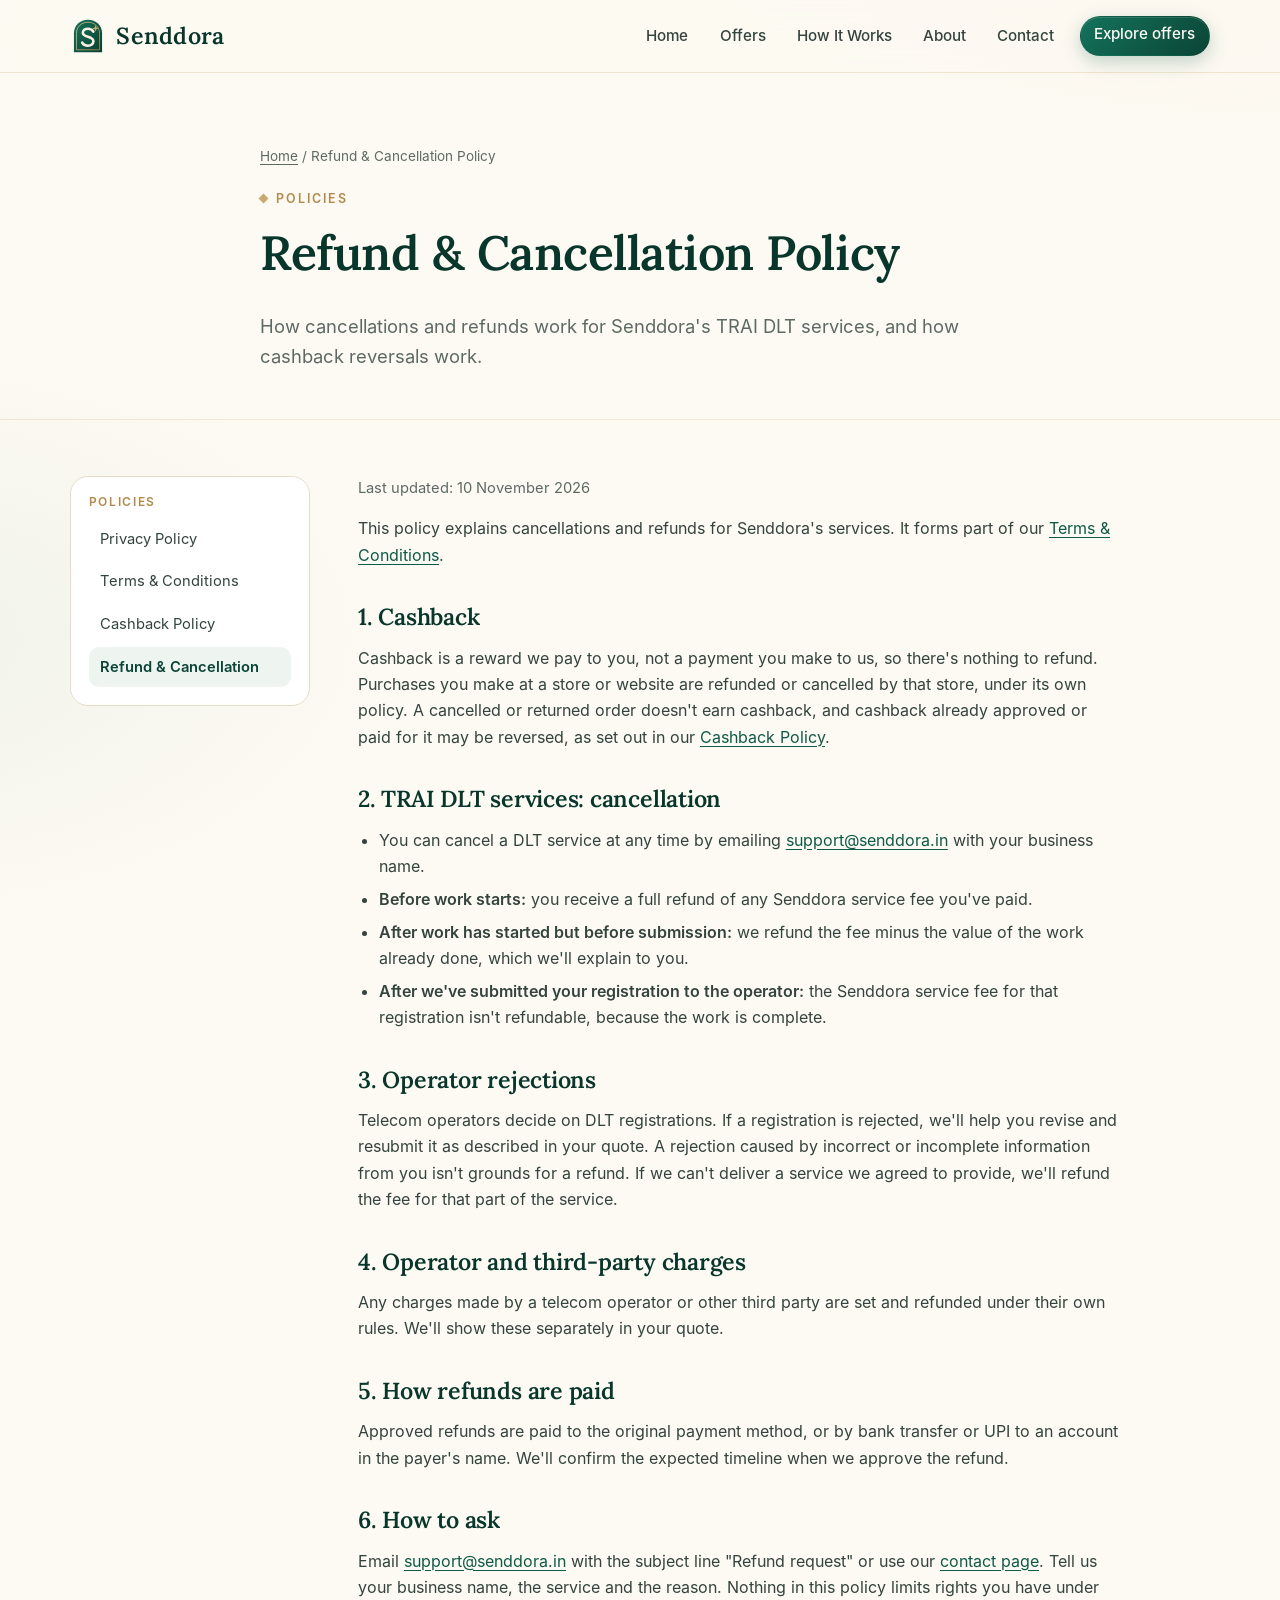
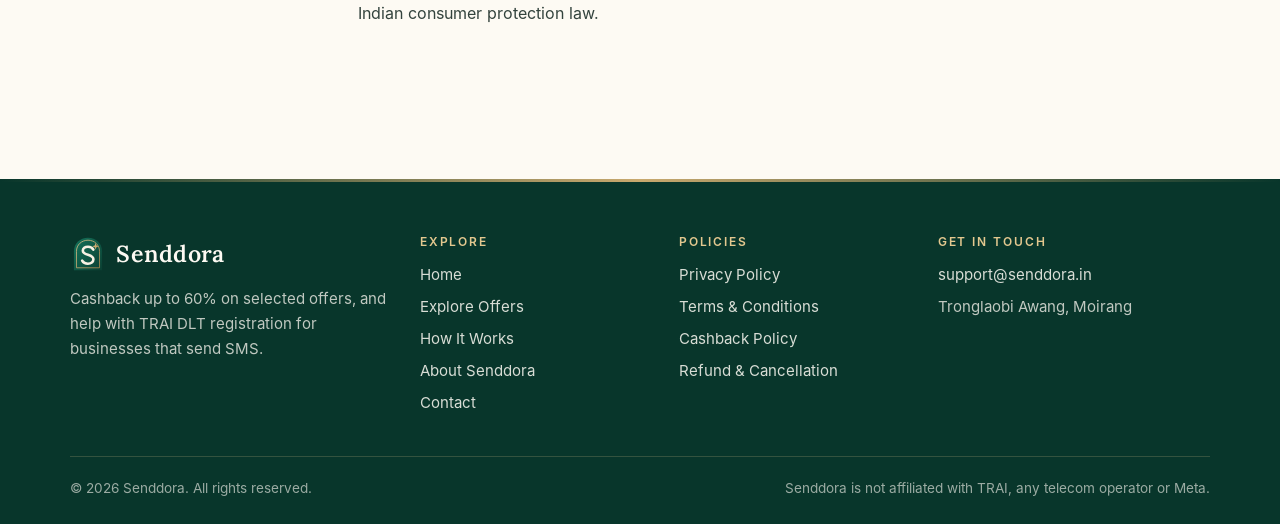
<file: refund-policy.html>
<!DOCTYPE html>
<html lang="en-IN" class="no-js">
<head>
<meta charset="utf-8">
<meta name="viewport" content="width=device-width, initial-scale=1">
<title>Refund & Cancellation Policy | Senddora</title>
<meta name="description" content="How cancellations and refunds work for Senddora's TRAI DLT services, and how cashback reversals work.">
<meta name="robots" content="index, follow">
<link rel="canonical" href="https://senddora.in/refund-policy.html">
<meta name="theme-color" content="#0b4436">
<meta name="format-detection" content="telephone=no">
<meta name="referrer" content="strict-origin-when-cross-origin">
<meta property="og:type" content="website">
<meta property="og:site_name" content="Senddora">
<meta property="og:locale" content="en_IN">
<meta property="og:title" content="Refund & Cancellation Policy | Senddora">
<meta property="og:description" content="How cancellations and refunds work for Senddora's TRAI DLT services, and how cashback reversals work.">
<meta property="og:url" content="https://senddora.in/refund-policy.html">
<meta property="og:image" content="https://senddora.in/assets/img/og-image.png">
<meta property="og:image:width" content="1200">
<meta property="og:image:height" content="630">
<meta property="og:image:alt" content="Senddora: cashback up to 60% on selected offers and TRAI DLT registration services">
<meta name="twitter:card" content="summary_large_image">
<meta name="twitter:title" content="Refund & Cancellation Policy | Senddora">
<meta name="twitter:description" content="How cancellations and refunds work for Senddora's TRAI DLT services, and how cashback reversals work.">
<meta name="twitter:image" content="https://senddora.in/assets/img/og-image.png">
<link rel="icon" href="favicon.ico" sizes="any">
<link rel="icon" href="assets/img/favicon.svg" type="image/svg+xml">
<link rel="apple-touch-icon" href="assets/img/apple-touch-icon.png">
<link rel="manifest" href="site.webmanifest">
<link rel="preload" href="assets/fonts/lora-var.woff" as="font" type="font/woff" crossorigin>
<link rel="preload" href="assets/fonts/inter-regular.woff" as="font" type="font/woff" crossorigin>
<link rel="stylesheet" href="assets/css/styles.css">
<script src="assets/js/main.js" defer></script>
</head>
<body>
<a class="skip-link" href="#main">Skip to content</a>
<header class="site-header">
  <div class="container header-inner">
    <a class="brand" href="index.html" aria-label="Senddora home">
      <img src="assets/img/logo-mark.svg" width="36" height="36" alt="">
      <span class="brand-name">Senddora</span>
    </a>
    <button class="nav-toggle" type="button" aria-controls="site-nav" aria-expanded="false" aria-label="Open menu">
      <svg class="icon-open" viewBox="0 0 24 24" fill="none" stroke="currentColor" stroke-width="1.8" stroke-linecap="round" aria-hidden="true"><path d="M4 7h16M4 12h16M4 17h16"/></svg>
      <svg class="icon-close" viewBox="0 0 24 24" fill="none" stroke="currentColor" stroke-width="1.8" stroke-linecap="round" aria-hidden="true"><path d="M6 6l12 12M18 6 6 18"/></svg>
    </button>
    <nav class="site-nav" id="site-nav" aria-label="Main">
      <ul class="nav-list">
        <li><a href="index.html">Home</a></li><li><a href="offers.html">Offers</a></li><li><a href="how-it-works.html">How It Works</a></li><li><a href="about.html">About</a></li><li><a href="contact.html">Contact</a></li><li class="nav-cta"><a class="btn btn-primary btn-sm" href="offers.html">Explore offers</a></li>
      </ul>
    </nav>
  </div>
</header>
<main id="main">
<section class="page-hero">
  <div class="container narrow">
    <nav class="breadcrumb" aria-label="Breadcrumb"><a href="index.html">Home</a> / <span aria-current="page">Refund & Cancellation Policy</span></nav><span class="eyebrow">Policies</span>
    <h1>Refund & Cancellation Policy</h1>
    <p class="lead mb-0">How cancellations and refunds work for Senddora's TRAI DLT services, and how cashback reversals work.</p>
  </div>
</section>
<section class="section-tight">
  <div class="container legal-layout">
    <aside class="legal-nav" aria-label="Policies">
      <h2>Policies</h2>
      <ul><li><a href="privacy-policy.html">Privacy Policy</a></li><li><a href="terms.html">Terms & Conditions</a></li><li><a href="cashback-policy.html">Cashback Policy</a></li><li><a href="refund-policy.html" aria-current="page">Refund & Cancellation</a></li></ul>
    </aside>
    <article class="prose">
      <p class="updated">Last updated: 10 November 2026</p>
      
<p>This policy explains cancellations and refunds for Senddora's services. It forms part of our <a href="terms.html">Terms &amp; Conditions</a>.</p>

<h2>1. Cashback</h2>
<p>Cashback is a reward we pay to you, not a payment you make to us, so there's nothing to refund. Purchases you make at a store or website are refunded or cancelled by that store, under its own policy. A cancelled or returned order doesn't earn cashback, and cashback already approved or paid for it may be reversed, as set out in our <a href="cashback-policy.html">Cashback Policy</a>.</p>

<h2>2. TRAI DLT services: cancellation</h2>
<ul>
  <li>You can cancel a DLT service at any time by emailing <a href="mailto:support@senddora.in">support@senddora.in</a> with your business name.</li>
  <li><strong>Before work starts:</strong> you receive a full refund of any Senddora service fee you've paid.</li>
  <li><strong>After work has started but before submission:</strong> we refund the fee minus the value of the work already done, which we'll explain to you.</li>
  <li><strong>After we've submitted your registration to the operator:</strong> the Senddora service fee for that registration isn't refundable, because the work is complete.</li>
</ul>

<h2>3. Operator rejections</h2>
<p>Telecom operators decide on DLT registrations. If a registration is rejected, we'll help you revise and resubmit it as described in your quote. A rejection caused by incorrect or incomplete information from you isn't grounds for a refund. If we can't deliver a service we agreed to provide, we'll refund the fee for that part of the service.</p>

<h2>4. Operator and third-party charges</h2>
<p>Any charges made by a telecom operator or other third party are set and refunded under their own rules. We'll show these separately in your quote.</p>

<h2>5. How refunds are paid</h2>
<p>Approved refunds are paid to the original payment method, or by bank transfer or UPI to an account in the payer's name. We'll confirm the expected timeline when we approve the refund.</p>

<h2>6. How to ask</h2>
<p>Email <a href="mailto:support@senddora.in">support@senddora.in</a> with the subject line "Refund request" or use our <a href="contact.html">contact page</a>. Tell us your business name, the service and the reason. Nothing in this policy limits rights you have under Indian consumer protection law.</p>

    </article>
  </div>
</section>
</main>
<footer class="site-footer">
  <div class="container">
    <div class="footer-grid">
      <div>
        <a class="brand" href="index.html" aria-label="Senddora home">
          <img src="assets/img/logo-mark.svg" width="36" height="36" alt="">
          <span class="brand-name">Senddora</span>
        </a>
        <p>Cashback up to 60% on selected offers, and help with TRAI DLT registration for businesses that send SMS.</p>
      </div>
      <div>
        <h2>Explore</h2>
        <ul>
          <li><a href="index.html">Home</a></li>
          <li><a href="offers.html">Explore Offers</a></li>
          <li><a href="how-it-works.html">How It Works</a></li>
          <li><a href="about.html">About Senddora</a></li>
          <li><a href="contact.html">Contact</a></li>
        </ul>
      </div>
      <div>
        <h2>Policies</h2>
        <ul><li><a href="privacy-policy.html">Privacy Policy</a></li><li><a href="terms.html">Terms & Conditions</a></li><li><a href="cashback-policy.html">Cashback Policy</a></li><li><a href="refund-policy.html">Refund & Cancellation</a></li></ul>
      </div>
      <div>
        <h2>Get in touch</h2>
        <ul>
          <li><a href="mailto:support@senddora.in">support@senddora.in</a></li>
          <li><address>Tronglaobi Awang, Moirang</address></li>
        </ul>
      </div>
    </div>
    <div class="footer-bottom">
      <span>&copy; <span data-year>2026</span> Senddora. All rights reserved.</span>
      <span>Senddora is not affiliated with TRAI, any telecom operator or Meta.</span>
    </div>
  </div>
</footer>
</body>
</html>
</file>
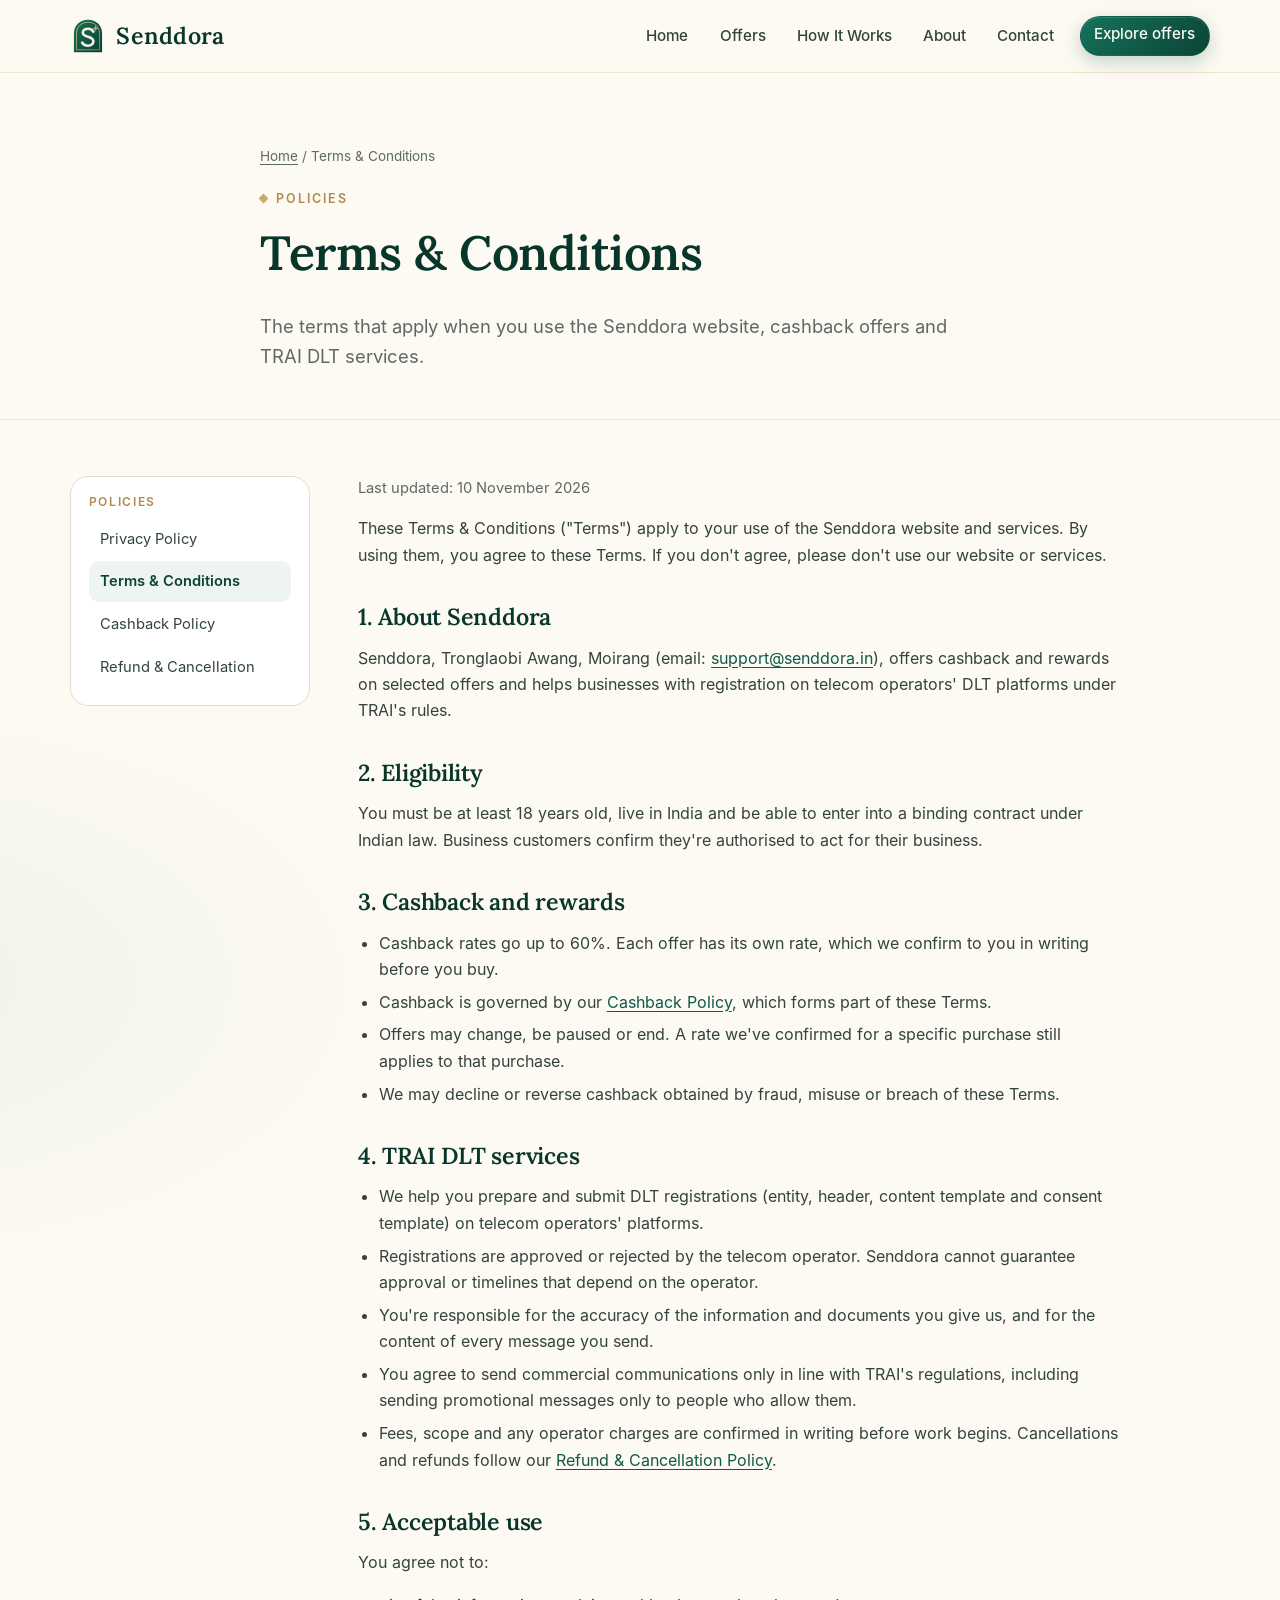
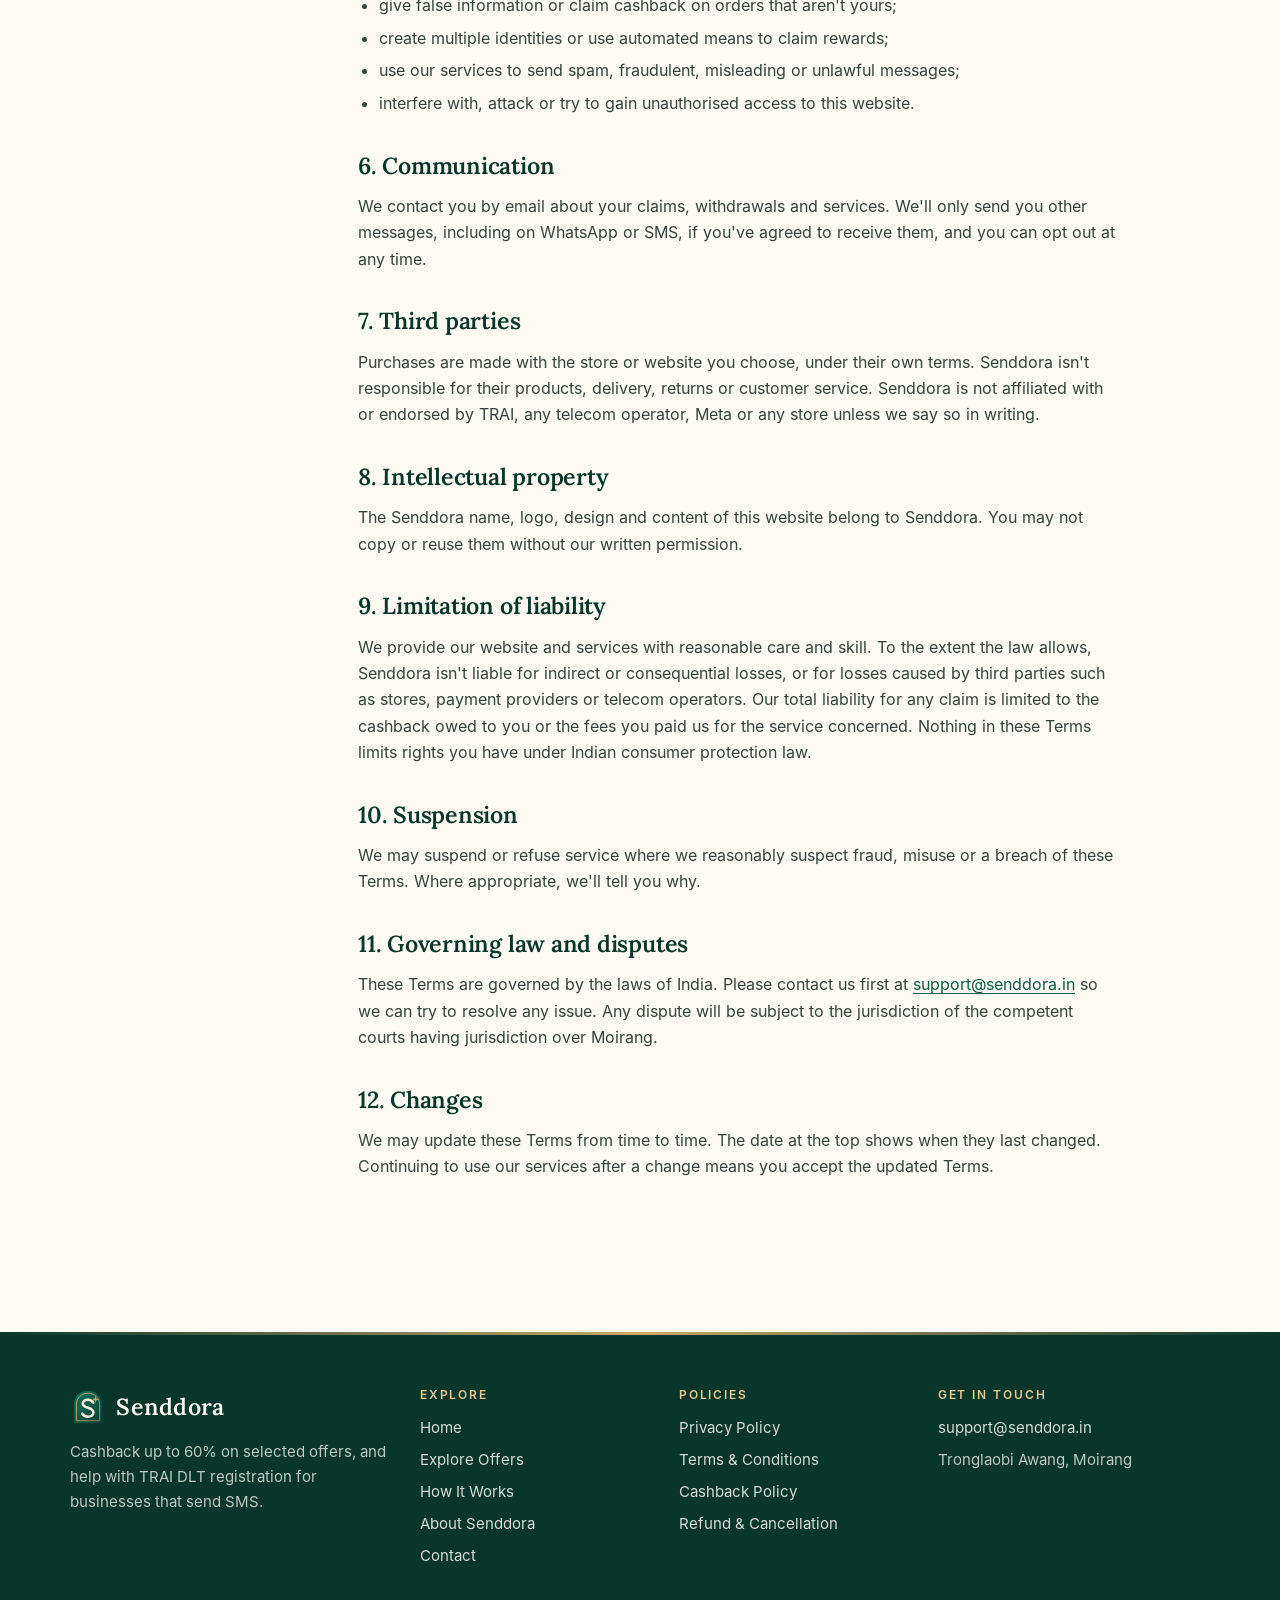
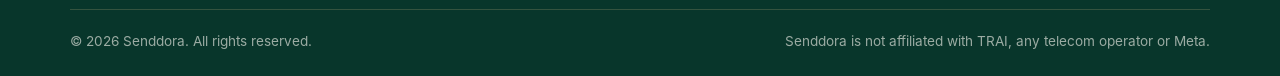
<file: terms.html>
<!DOCTYPE html>
<html lang="en-IN" class="no-js">
<head>
<meta charset="utf-8">
<meta name="viewport" content="width=device-width, initial-scale=1">
<title>Terms & Conditions | Senddora</title>
<meta name="description" content="The terms that apply when you use the Senddora website, cashback offers and TRAI DLT services.">
<meta name="robots" content="index, follow">
<link rel="canonical" href="https://senddora.in/terms.html">
<meta name="theme-color" content="#0b4436">
<meta name="format-detection" content="telephone=no">
<meta name="referrer" content="strict-origin-when-cross-origin">
<meta property="og:type" content="website">
<meta property="og:site_name" content="Senddora">
<meta property="og:locale" content="en_IN">
<meta property="og:title" content="Terms & Conditions | Senddora">
<meta property="og:description" content="The terms that apply when you use the Senddora website, cashback offers and TRAI DLT services.">
<meta property="og:url" content="https://senddora.in/terms.html">
<meta property="og:image" content="https://senddora.in/assets/img/og-image.png">
<meta property="og:image:width" content="1200">
<meta property="og:image:height" content="630">
<meta property="og:image:alt" content="Senddora: cashback up to 60% on selected offers and TRAI DLT registration services">
<meta name="twitter:card" content="summary_large_image">
<meta name="twitter:title" content="Terms & Conditions | Senddora">
<meta name="twitter:description" content="The terms that apply when you use the Senddora website, cashback offers and TRAI DLT services.">
<meta name="twitter:image" content="https://senddora.in/assets/img/og-image.png">
<link rel="icon" href="favicon.ico" sizes="any">
<link rel="icon" href="assets/img/favicon.svg" type="image/svg+xml">
<link rel="apple-touch-icon" href="assets/img/apple-touch-icon.png">
<link rel="manifest" href="site.webmanifest">
<link rel="preload" href="assets/fonts/lora-var.woff" as="font" type="font/woff" crossorigin>
<link rel="preload" href="assets/fonts/inter-regular.woff" as="font" type="font/woff" crossorigin>
<link rel="stylesheet" href="assets/css/styles.css">
<script src="assets/js/main.js" defer></script>
</head>
<body>
<a class="skip-link" href="#main">Skip to content</a>
<header class="site-header">
  <div class="container header-inner">
    <a class="brand" href="index.html" aria-label="Senddora home">
      <img src="assets/img/logo-mark.svg" width="36" height="36" alt="">
      <span class="brand-name">Senddora</span>
    </a>
    <button class="nav-toggle" type="button" aria-controls="site-nav" aria-expanded="false" aria-label="Open menu">
      <svg class="icon-open" viewBox="0 0 24 24" fill="none" stroke="currentColor" stroke-width="1.8" stroke-linecap="round" aria-hidden="true"><path d="M4 7h16M4 12h16M4 17h16"/></svg>
      <svg class="icon-close" viewBox="0 0 24 24" fill="none" stroke="currentColor" stroke-width="1.8" stroke-linecap="round" aria-hidden="true"><path d="M6 6l12 12M18 6 6 18"/></svg>
    </button>
    <nav class="site-nav" id="site-nav" aria-label="Main">
      <ul class="nav-list">
        <li><a href="index.html">Home</a></li><li><a href="offers.html">Offers</a></li><li><a href="how-it-works.html">How It Works</a></li><li><a href="about.html">About</a></li><li><a href="contact.html">Contact</a></li><li class="nav-cta"><a class="btn btn-primary btn-sm" href="offers.html">Explore offers</a></li>
      </ul>
    </nav>
  </div>
</header>
<main id="main">
<section class="page-hero">
  <div class="container narrow">
    <nav class="breadcrumb" aria-label="Breadcrumb"><a href="index.html">Home</a> / <span aria-current="page">Terms & Conditions</span></nav><span class="eyebrow">Policies</span>
    <h1>Terms & Conditions</h1>
    <p class="lead mb-0">The terms that apply when you use the Senddora website, cashback offers and TRAI DLT services.</p>
  </div>
</section>
<section class="section-tight">
  <div class="container legal-layout">
    <aside class="legal-nav" aria-label="Policies">
      <h2>Policies</h2>
      <ul><li><a href="privacy-policy.html">Privacy Policy</a></li><li><a href="terms.html" aria-current="page">Terms & Conditions</a></li><li><a href="cashback-policy.html">Cashback Policy</a></li><li><a href="refund-policy.html">Refund & Cancellation</a></li></ul>
    </aside>
    <article class="prose">
      <p class="updated">Last updated: 10 November 2026</p>
      
<p>These Terms &amp; Conditions ("Terms") apply to your use of the Senddora website and services. By using them, you agree to these Terms. If you don't agree, please don't use our website or services.</p>

<h2>1. About Senddora</h2>
<p>Senddora, Tronglaobi Awang, Moirang (email: <a href="mailto:support@senddora.in">support@senddora.in</a>), offers cashback and rewards on selected offers and helps businesses with registration on telecom operators' DLT platforms under TRAI's rules.</p>

<h2>2. Eligibility</h2>
<p>You must be at least 18 years old, live in India and be able to enter into a binding contract under Indian law. Business customers confirm they're authorised to act for their business.</p>

<h2>3. Cashback and rewards</h2>
<ul>
  <li>Cashback rates go up to 60%. Each offer has its own rate, which we confirm to you in writing before you buy.</li>
  <li>Cashback is governed by our <a href="cashback-policy.html">Cashback Policy</a>, which forms part of these Terms.</li>
  <li>Offers may change, be paused or end. A rate we've confirmed for a specific purchase still applies to that purchase.</li>
  <li>We may decline or reverse cashback obtained by fraud, misuse or breach of these Terms.</li>
</ul>

<h2>4. TRAI DLT services</h2>
<ul>
  <li>We help you prepare and submit DLT registrations (entity, header, content template and consent template) on telecom operators' platforms.</li>
  <li>Registrations are approved or rejected by the telecom operator. Senddora cannot guarantee approval or timelines that depend on the operator.</li>
  <li>You're responsible for the accuracy of the information and documents you give us, and for the content of every message you send.</li>
  <li>You agree to send commercial communications only in line with TRAI's regulations, including sending promotional messages only to people who allow them.</li>
  <li>Fees, scope and any operator charges are confirmed in writing before work begins. Cancellations and refunds follow our <a href="refund-policy.html">Refund &amp; Cancellation Policy</a>.</li>
</ul>

<h2>5. Acceptable use</h2>
<p>You agree not to:</p>
<ul>
  <li>give false information or claim cashback on orders that aren't yours;</li>
  <li>create multiple identities or use automated means to claim rewards;</li>
  <li>use our services to send spam, fraudulent, misleading or unlawful messages;</li>
  <li>interfere with, attack or try to gain unauthorised access to this website.</li>
</ul>

<h2>6. Communication</h2>
<p>We contact you by email about your claims, withdrawals and services. We'll only send you other messages, including on WhatsApp or SMS, if you've agreed to receive them, and you can opt out at any time.</p>

<h2>7. Third parties</h2>
<p>Purchases are made with the store or website you choose, under their own terms. Senddora isn't responsible for their products, delivery, returns or customer service. Senddora is not affiliated with or endorsed by TRAI, any telecom operator, Meta or any store unless we say so in writing.</p>

<h2>8. Intellectual property</h2>
<p>The Senddora name, logo, design and content of this website belong to Senddora. You may not copy or reuse them without our written permission.</p>

<h2>9. Limitation of liability</h2>
<p>We provide our website and services with reasonable care and skill. To the extent the law allows, Senddora isn't liable for indirect or consequential losses, or for losses caused by third parties such as stores, payment providers or telecom operators. Our total liability for any claim is limited to the cashback owed to you or the fees you paid us for the service concerned. Nothing in these Terms limits rights you have under Indian consumer protection law.</p>

<h2>10. Suspension</h2>
<p>We may suspend or refuse service where we reasonably suspect fraud, misuse or a breach of these Terms. Where appropriate, we'll tell you why.</p>

<h2>11. Governing law and disputes</h2>
<p>These Terms are governed by the laws of India. Please contact us first at <a href="mailto:support@senddora.in">support@senddora.in</a> so we can try to resolve any issue. Any dispute will be subject to the jurisdiction of the competent courts having jurisdiction over Moirang.</p>

<h2>12. Changes</h2>
<p>We may update these Terms from time to time. The date at the top shows when they last changed. Continuing to use our services after a change means you accept the updated Terms.</p>

    </article>
  </div>
</section>
</main>
<footer class="site-footer">
  <div class="container">
    <div class="footer-grid">
      <div>
        <a class="brand" href="index.html" aria-label="Senddora home">
          <img src="assets/img/logo-mark.svg" width="36" height="36" alt="">
          <span class="brand-name">Senddora</span>
        </a>
        <p>Cashback up to 60% on selected offers, and help with TRAI DLT registration for businesses that send SMS.</p>
      </div>
      <div>
        <h2>Explore</h2>
        <ul>
          <li><a href="index.html">Home</a></li>
          <li><a href="offers.html">Explore Offers</a></li>
          <li><a href="how-it-works.html">How It Works</a></li>
          <li><a href="about.html">About Senddora</a></li>
          <li><a href="contact.html">Contact</a></li>
        </ul>
      </div>
      <div>
        <h2>Policies</h2>
        <ul><li><a href="privacy-policy.html">Privacy Policy</a></li><li><a href="terms.html">Terms & Conditions</a></li><li><a href="cashback-policy.html">Cashback Policy</a></li><li><a href="refund-policy.html">Refund & Cancellation</a></li></ul>
      </div>
      <div>
        <h2>Get in touch</h2>
        <ul>
          <li><a href="mailto:support@senddora.in">support@senddora.in</a></li>
          <li><address>Tronglaobi Awang, Moirang</address></li>
        </ul>
      </div>
    </div>
    <div class="footer-bottom">
      <span>&copy; <span data-year>2026</span> Senddora. All rights reserved.</span>
      <span>Senddora is not affiliated with TRAI, any telecom operator or Meta.</span>
    </div>
  </div>
</footer>
</body>
</html>
</file>
<file: assets/css/styles.css>
/* =========================================================
   Senddora — site styles
   Palette: emerald, cream, soft gold. Fonts: Lora + Inter (self-hosted)
   ========================================================= */

@font-face {
  font-family: "Lora";
  src: url("../fonts/lora-var.woff") format("woff");
  font-weight: 400 700;
  font-style: normal;
  font-display: swap;
}
@font-face {
  font-family: "Lora";
  src: url("../fonts/lora-italic-var.woff") format("woff");
  font-weight: 400 700;
  font-style: italic;
  font-display: swap;
}
@font-face {
  font-family: "Inter";
  src: url("../fonts/inter-regular.woff") format("woff");
  font-weight: 400;
  font-display: swap;
}
@font-face {
  font-family: "Inter";
  src: url("../fonts/inter-medium.woff") format("woff");
  font-weight: 500;
  font-display: swap;
}
@font-face {
  font-family: "Inter";
  src: url("../fonts/inter-semibold.woff") format("woff");
  font-weight: 600;
  font-display: swap;
}

:root {
  --emerald-900: #08362b;
  --emerald-800: #0b4436;
  --emerald-700: #0e5a47;
  --emerald-600: #14735b;
  --emerald-100: #dcebe3;
  --emerald-50: #eef5f0;
  --cream-50: #fdfaf3;
  --cream-100: #f8f2e4;
  --cream-200: #f1e7d1;
  --gold-500: #b18a4e;
  --gold-400: #c9a96e;
  --gold-300: #e3c88f;
  --ink-900: #17231f;
  --ink-700: #33433d;
  --ink-500: #5d6a64;
  --line: #e6dcc6;
  --white: #ffffff;
  --danger: #a3352b;

  --serif: "Lora", Georgia, "Times New Roman", serif;
  --sans: "Inter", system-ui, -apple-system, "Segoe UI", Roboto, sans-serif;

  --radius-sm: 10px;
  --radius: 18px;
  --radius-lg: 28px;
  --shadow-sm: 0 1px 2px rgba(8, 54, 43, 0.06), 0 2px 8px rgba(8, 54, 43, 0.04);
  --shadow: 0 2px 4px rgba(8, 54, 43, 0.05), 0 12px 32px rgba(8, 54, 43, 0.08);
  --container: 1140px;
}

*, *::before, *::after { box-sizing: border-box; }

html { -webkit-text-size-adjust: 100%; scroll-behavior: smooth; }
@media (prefers-reduced-motion: reduce) {
  html { scroll-behavior: auto; }
  *, *::before, *::after { transition: none !important; animation: none !important; }
}

body {
  margin: 0;
  font-family: var(--sans);
  font-size: 1rem;
  line-height: 1.65;
  color: var(--ink-700);
  background:
    radial-gradient(1200px 600px at 100% -10%, rgba(227, 200, 143, 0.18), transparent 60%),
    radial-gradient(900px 500px at -10% 30%, rgba(20, 115, 91, 0.06), transparent 60%),
    var(--cream-50);
  -webkit-font-smoothing: antialiased;
  text-rendering: optimizeLegibility;
}

img, svg { display: block; max-width: 100%; }
a { color: var(--emerald-700); text-underline-offset: 3px; }
a:hover { color: var(--emerald-600); }

h1, h2, h3, h4 {
  font-family: var(--serif);
  color: var(--emerald-900);
  line-height: 1.18;
  font-weight: 600;
  margin: 0 0 0.6em;
  letter-spacing: -0.01em;
}
h1 { font-size: clamp(2.2rem, 5.2vw, 3.6rem); }
h2 { font-size: clamp(1.7rem, 3.4vw, 2.4rem); }
h3 { font-size: 1.25rem; }
p { margin: 0 0 1em; }

:focus-visible {
  outline: 3px solid var(--gold-400);
  outline-offset: 3px;
  border-radius: 6px;
}

.skip-link {
  position: absolute;
  left: 1rem;
  top: -100px;
  background: var(--emerald-800);
  color: var(--cream-50);
  padding: 0.6rem 1rem;
  border-radius: var(--radius-sm);
  z-index: 100;
}
.skip-link:focus { top: 1rem; color: var(--cream-50); }

.container { width: min(100% - 2.5rem, var(--container)); margin-inline: auto; }
.narrow { max-width: 760px; }

.eyebrow {
  display: inline-flex;
  align-items: center;
  gap: 0.55rem;
  font-size: 0.78rem;
  font-weight: 600;
  letter-spacing: 0.16em;
  text-transform: uppercase;
  color: var(--gold-500);
  margin-bottom: 1rem;
}
.eyebrow::before {
  content: "";
  width: 7px;
  height: 7px;
  background: var(--gold-400);
  transform: rotate(45deg);
}
.lead { font-size: 1.15rem; color: var(--ink-500); max-width: 60ch; }
.muted { color: var(--ink-500); }
.small { font-size: 0.9rem; }

/* ---------- Header ---------- */
.site-header {
  position: sticky;
  top: 0;
  z-index: 50;
  background: rgba(253, 250, 243, 0.86);
  backdrop-filter: saturate(1.4) blur(12px);
  -webkit-backdrop-filter: saturate(1.4) blur(12px);
  border-bottom: 1px solid rgba(201, 169, 110, 0.28);
}
.header-inner {
  display: flex;
  align-items: center;
  justify-content: space-between;
  gap: 1rem;
  min-height: 72px;
}
.brand {
  display: inline-flex;
  align-items: center;
  gap: 0.65rem;
  text-decoration: none;
  color: var(--emerald-900);
}
.brand img { width: 36px; height: 36px; }
.brand-name {
  font-family: var(--serif);
  font-weight: 600;
  font-size: 1.45rem;
  letter-spacing: 0.01em;
}
.nav-list {
  display: flex;
  align-items: center;
  gap: 0.25rem;
  list-style: none;
  margin: 0;
  padding: 0;
}
.nav-list a {
  display: block;
  padding: 0.5rem 0.85rem;
  border-radius: 999px;
  text-decoration: none;
  color: var(--ink-700);
  font-weight: 500;
  font-size: 0.95rem;
  transition: background 0.2s, color 0.2s;
}
.nav-list a:hover { background: var(--emerald-50); color: var(--emerald-800); }
.nav-list a[aria-current="page"] { color: var(--emerald-800); background: var(--emerald-50); }
.nav-cta { margin-left: 0.5rem; }

.nav-toggle {
  display: none;
  align-items: center;
  justify-content: center;
  width: 44px;
  height: 44px;
  border: 1px solid var(--line);
  border-radius: 12px;
  background: var(--white);
  color: var(--emerald-900);
  cursor: pointer;
}
.nav-toggle svg { width: 22px; height: 22px; }
.nav-toggle .icon-close { display: none; }
.nav-toggle[aria-expanded="true"] .icon-open { display: none; }
.nav-toggle[aria-expanded="true"] .icon-close { display: block; }

@media (max-width: 880px) {
  .nav-toggle { display: inline-flex; }
  .site-nav {
    position: absolute;
    left: 0;
    right: 0;
    top: 100%;
    background: var(--cream-50);
    border-bottom: 1px solid var(--line);
    box-shadow: var(--shadow);
    display: none;
  }
  .site-nav.is-open { display: block; }
  .nav-list {
    flex-direction: column;
    align-items: stretch;
    padding: 0.75rem 1.25rem 1.25rem;
    gap: 0.15rem;
  }
  .nav-list a { padding: 0.8rem 1rem; border-radius: 12px; font-size: 1.02rem; }
  .nav-cta { margin: 0.5rem 0 0; }
  .nav-cta .btn { width: 100%; }
}

/* ---------- Buttons ---------- */
.btn {
  display: inline-flex;
  align-items: center;
  justify-content: center;
  gap: 0.5rem;
  min-height: 48px;
  padding: 0.75rem 1.4rem;
  border-radius: 999px;
  border: 1px solid transparent;
  font: 600 0.98rem/1.2 var(--sans);
  text-decoration: none;
  cursor: pointer;
  transition: transform 0.15s ease, background 0.2s, box-shadow 0.2s, color 0.2s;
}
.btn svg { width: 18px; height: 18px; }
.btn:hover { transform: translateY(-1px); }
.btn:active { transform: translateY(0); }
.btn-primary {
  background: linear-gradient(135deg, var(--emerald-600), var(--emerald-800));
  color: var(--cream-50);
  box-shadow: 0 6px 18px rgba(14, 90, 71, 0.25), inset 0 1px 0 rgba(255, 255, 255, 0.12);
}
.btn-primary:hover { color: var(--white); box-shadow: 0 10px 26px rgba(14, 90, 71, 0.3); }
.btn-ghost {
  background: transparent;
  color: var(--emerald-800);
  border-color: var(--gold-400);
}
.btn-ghost:hover { background: rgba(227, 200, 143, 0.16); color: var(--emerald-900); }
.btn-gold {
  background: linear-gradient(135deg, var(--gold-300), var(--gold-500));
  color: var(--emerald-900);
}
.btn-gold:hover { color: var(--emerald-900); box-shadow: 0 8px 22px rgba(177, 138, 78, 0.35); }
.btn-sm { min-height: 40px; padding: 0.5rem 1rem; font-size: 0.9rem; }
.btn-row { display: flex; flex-wrap: wrap; gap: 0.75rem; }

/* ---------- Sections ---------- */
.section { padding: clamp(3.5rem, 8vw, 6rem) 0; }
.section-tight { padding: clamp(2.5rem, 5vw, 3.5rem) 0; }
.section-head { max-width: 680px; margin-bottom: 2.5rem; }
.section-head.center { margin-inline: auto; text-align: center; }
.section-head.center .eyebrow { justify-content: center; }

.ornament {
  display: flex;
  align-items: center;
  justify-content: center;
  gap: 0.8rem;
  color: var(--gold-400);
}
.ornament::before, .ornament::after {
  content: "";
  height: 1px;
  width: min(120px, 25vw);
  background: linear-gradient(90deg, transparent, var(--gold-400));
}
.ornament::after { transform: scaleX(-1); }
.ornament span { width: 8px; height: 8px; border: 1px solid var(--gold-400); transform: rotate(45deg); }

/* ---------- Hero ---------- */
.hero { padding: clamp(2.5rem, 6vw, 4.5rem) 0 clamp(3rem, 7vw, 5rem); overflow: hidden; }
.hero-grid {
  display: grid;
  grid-template-columns: 1.1fr 0.9fr;
  gap: clamp(2rem, 5vw, 4rem);
  align-items: center;
}
.hero h1 em { font-style: italic; color: var(--emerald-600); font-weight: 500; }
.hero .lead { margin-bottom: 2rem; }
.hero-points {
  display: flex;
  flex-wrap: wrap;
  gap: 0.6rem 1.4rem;
  margin: 2rem 0 0;
  padding: 0;
  list-style: none;
  font-size: 0.92rem;
  color: var(--ink-500);
}
.hero-points li { display: inline-flex; align-items: center; gap: 0.45rem; }
.hero-points svg { width: 18px; height: 18px; color: var(--emerald-600); }

.arch {
  position: relative;
  aspect-ratio: 4 / 4.8;
  max-width: 420px;
  margin-inline: auto;
  width: 100%;
  border-radius: 999px 999px var(--radius-lg) var(--radius-lg);
  background:
    radial-gradient(circle at 30% 20%, rgba(227, 200, 143, 0.22), transparent 45%),
    linear-gradient(160deg, var(--emerald-600), var(--emerald-900));
  box-shadow: 0 30px 60px rgba(8, 54, 43, 0.25);
}
.arch::before {
  content: "";
  position: absolute;
  inset: 14px;
  border-radius: 999px 999px 18px 18px;
  border: 1px solid rgba(227, 200, 143, 0.6);
}
.arch-mark {
  position: absolute;
  top: 16%;
  left: 50%;
  transform: translateX(-50%);
  width: 34%;
  color: var(--cream-100);
}
.arch-card {
  position: absolute;
  left: -8%;
  right: 12%;
  bottom: 10%;
  background: var(--cream-50);
  border-radius: var(--radius);
  padding: 1.2rem 1.3rem;
  box-shadow: var(--shadow);
  border: 1px solid var(--line);
}
.arch-card .label {
  font-size: 0.72rem;
  letter-spacing: 0.14em;
  text-transform: uppercase;
  color: var(--gold-500);
  font-weight: 600;
}
.arch-card .rate {
  font-family: var(--serif);
  font-size: 2.3rem;
  font-weight: 600;
  color: var(--emerald-800);
  line-height: 1.1;
  margin: 0.2rem 0;
}
.arch-card .rate small { font-size: 1rem; font-weight: 500; color: var(--ink-500); }
.arch-card p { margin: 0; font-size: 0.88rem; color: var(--ink-500); }
.arch-chip {
  position: absolute;
  right: -6%;
  top: 46%;
  background: var(--white);
  border: 1px solid var(--line);
  border-radius: 999px;
  padding: 0.55rem 0.95rem;
  font-size: 0.82rem;
  font-weight: 600;
  color: var(--emerald-800);
  box-shadow: var(--shadow-sm);
  display: inline-flex;
  align-items: center;
  gap: 0.45rem;
}
.arch-chip svg { width: 16px; height: 16px; color: var(--gold-500); }

@media (max-width: 880px) {
  .hero-grid { grid-template-columns: 1fr; }
  .arch { max-width: 340px; }
  .arch-card { left: -4%; right: 6%; }
  .arch-chip { right: -2%; }
}

/* ---------- Page header (inner pages) ---------- */
.page-hero {
  padding: clamp(2.75rem, 6vw, 4.5rem) 0 clamp(2rem, 4vw, 3rem);
  border-bottom: 1px solid rgba(201, 169, 110, 0.25);
}
.page-hero h1 { font-size: clamp(2rem, 4.4vw, 3rem); }
.breadcrumb {
  font-size: 0.85rem;
  color: var(--ink-500);
  margin-bottom: 1rem;
}
.breadcrumb a { color: var(--ink-500); }

/* ---------- Cards ---------- */
.grid { display: grid; gap: 1.25rem; }
.grid-2 { grid-template-columns: repeat(2, 1fr); }
.grid-3 { grid-template-columns: repeat(3, 1fr); }
.grid-4 { grid-template-columns: repeat(4, 1fr); }
@media (max-width: 980px) { .grid-4 { grid-template-columns: repeat(2, 1fr); } .grid-3 { grid-template-columns: repeat(2, 1fr); } }
@media (max-width: 640px) { .grid-2, .grid-3, .grid-4 { grid-template-columns: 1fr; } }

.card {
  background: var(--white);
  border: 1px solid var(--line);
  border-radius: var(--radius);
  padding: 1.6rem;
  box-shadow: var(--shadow-sm);
}
.card h3 { margin-bottom: 0.4rem; }
.card p:last-child { margin-bottom: 0; }

.icon-badge {
  width: 48px;
  height: 48px;
  border-radius: 14px;
  display: grid;
  place-items: center;
  background: var(--emerald-50);
  color: var(--emerald-700);
  border: 1px solid var(--emerald-100);
  margin-bottom: 1.1rem;
}
.icon-badge svg { width: 24px; height: 24px; }
.icon-badge.gold { background: rgba(227, 200, 143, 0.2); color: var(--gold-500); border-color: rgba(201, 169, 110, 0.35); }

/* ---------- Offer cards ---------- */
.offer-featured {
  position: relative;
  display: grid;
  grid-template-columns: 0.9fr 1.1fr;
  border-radius: var(--radius-lg);
  overflow: hidden;
  background: var(--white);
  border: 1px solid var(--line);
  box-shadow: var(--shadow);
}
.offer-featured .offer-visual {
  position: relative;
  padding: 2.4rem 2rem;
  color: var(--cream-50);
  background:
    radial-gradient(circle at 85% 15%, rgba(227, 200, 143, 0.28), transparent 40%),
    linear-gradient(155deg, var(--emerald-600), var(--emerald-900));
  display: flex;
  flex-direction: column;
  justify-content: space-between;
  gap: 2rem;
  min-height: 300px;
}
.offer-featured .offer-visual::after {
  content: "";
  position: absolute;
  inset: 12px;
  border: 1px solid rgba(227, 200, 143, 0.45);
  border-radius: 18px;
  pointer-events: none;
}
.offer-tag {
  display: inline-flex;
  align-self: flex-start;
  align-items: center;
  gap: 0.4rem;
  padding: 0.35rem 0.8rem;
  border-radius: 999px;
  font-size: 0.75rem;
  font-weight: 600;
  letter-spacing: 0.08em;
  text-transform: uppercase;
  background: rgba(227, 200, 143, 0.18);
  color: var(--gold-300);
  border: 1px solid rgba(227, 200, 143, 0.4);
}
.offer-rate {
  font-family: var(--serif);
  line-height: 1;
}
.offer-rate .upto { display: block; font-size: 1rem; font-style: italic; opacity: 0.85; margin-bottom: 0.4rem; }
.offer-rate .value { font-size: clamp(3.4rem, 8vw, 5rem); font-weight: 600; color: var(--gold-300); }
.offer-rate .unit { display: block; font-size: 1.05rem; margin-top: 0.5rem; font-family: var(--sans); opacity: 0.9; }
.offer-featured .offer-body { padding: 2.2rem 2.2rem 2rem; }
.offer-featured h3 { font-size: 1.6rem; }
@media (max-width: 780px) {
  .offer-featured { grid-template-columns: 1fr; }
  .offer-featured .offer-visual { min-height: 0; }
  .offer-featured .offer-body { padding: 1.6rem; }
}

.conditions {
  list-style: none;
  padding: 0;
  margin: 1.2rem 0 1.5rem;
  display: grid;
  gap: 0.55rem;
}
.conditions li {
  position: relative;
  padding-left: 1.6rem;
  font-size: 0.93rem;
  color: var(--ink-700);
}
.conditions li::before {
  content: "";
  position: absolute;
  left: 0.2rem;
  top: 0.55em;
  width: 7px;
  height: 7px;
  border: 1.5px solid var(--gold-500);
  transform: rotate(45deg);
}
.conditions-title {
  font-size: 0.75rem;
  letter-spacing: 0.14em;
  text-transform: uppercase;
  font-weight: 600;
  color: var(--gold-500);
  margin: 1.4rem 0 0;
}

.offer-card {
  display: flex;
  flex-direction: column;
  background: var(--white);
  border: 1px solid var(--line);
  border-radius: var(--radius);
  overflow: hidden;
  box-shadow: var(--shadow-sm);
  transition: transform 0.2s ease, box-shadow 0.2s ease;
}
.offer-card:hover { transform: translateY(-3px); box-shadow: var(--shadow); }
.offer-card-top {
  display: flex;
  align-items: center;
  justify-content: space-between;
  gap: 0.75rem;
  padding: 1.1rem 1.4rem;
  background: linear-gradient(180deg, var(--cream-100), var(--cream-50));
  border-bottom: 1px dashed var(--gold-400);
}
.offer-card-top .icon-badge { margin: 0; width: 42px; height: 42px; }
.pill {
  font-size: 0.72rem;
  font-weight: 600;
  letter-spacing: 0.08em;
  text-transform: uppercase;
  padding: 0.3rem 0.7rem;
  border-radius: 999px;
  background: var(--emerald-50);
  color: var(--emerald-700);
  border: 1px solid var(--emerald-100);
}
.offer-card-body { padding: 1.3rem 1.4rem 1.5rem; display: flex; flex-direction: column; flex: 1; }
.offer-card-body h3 { font-size: 1.2rem; }
.offer-card-body .conditions { margin: 0.6rem 0 1.3rem; }
.offer-card-body .btn { margin-top: auto; align-self: flex-start; }

.filters {
  display: flex;
  flex-wrap: wrap;
  gap: 0.5rem;
  margin-bottom: 2rem;
}
.filter-btn {
  min-height: 42px;
  padding: 0.5rem 1.1rem;
  border-radius: 999px;
  border: 1px solid var(--line);
  background: var(--white);
  color: var(--ink-700);
  font: 500 0.92rem var(--sans);
  cursor: pointer;
  transition: all 0.2s;
}
.filter-btn:hover { border-color: var(--gold-400); }
.filter-btn[aria-pressed="true"] {
  background: var(--emerald-800);
  color: var(--cream-50);
  border-color: var(--emerald-800);
}
[hidden] { display: none !important; }

/* ---------- Steps ---------- */
.steps { counter-reset: step; display: grid; gap: 1.1rem; }
.step {
  position: relative;
  display: grid;
  grid-template-columns: 56px 1fr;
  gap: 1.1rem;
  align-items: start;
  background: var(--white);
  border: 1px solid var(--line);
  border-radius: var(--radius);
  padding: 1.4rem 1.5rem;
}
.step-num {
  counter-increment: step;
  width: 56px;
  height: 56px;
  border-radius: 999px 999px 14px 14px;
  display: grid;
  place-items: center;
  background: linear-gradient(160deg, var(--emerald-600), var(--emerald-900));
  color: var(--gold-300);
  font-family: var(--serif);
  font-size: 1.35rem;
  font-weight: 600;
}
.step-num::before { content: counter(step); }
.step h3 { margin-bottom: 0.3rem; font-size: 1.18rem; }
.step p { margin: 0; }
.step p + p, .step ul { margin-top: 0.6rem; }

.status-row {
  display: flex;
  flex-wrap: wrap;
  gap: 0.5rem;
  margin-top: 0.8rem;
}
.status {
  display: inline-flex;
  align-items: center;
  gap: 0.4rem;
  padding: 0.3rem 0.75rem;
  border-radius: 999px;
  font-size: 0.8rem;
  font-weight: 600;
  border: 1px solid var(--line);
  background: var(--cream-100);
  color: var(--ink-700);
}
.status::before { content: ""; width: 7px; height: 7px; border-radius: 50%; background: currentColor; }
.status.pending { color: #8a6a2f; background: #fbf3e2; border-color: #ecd9b1; }
.status.approved { color: var(--emerald-700); background: var(--emerald-50); border-color: var(--emerald-100); }
.status.paid { color: #0b4436; background: #e3efe8; border-color: #c6dfd1; }
.status.declined { color: var(--danger); background: #fbecea; border-color: #efcdc8; }

/* ---------- Two-path split ---------- */
.split {
  display: grid;
  grid-template-columns: 1fr 1fr;
  gap: 1.25rem;
}
.path-card {
  position: relative;
  border-radius: var(--radius-lg);
  padding: 2.2rem;
  border: 1px solid var(--line);
  background: var(--white);
  box-shadow: var(--shadow-sm);
  display: flex;
  flex-direction: column;
}
.path-card.dark {
  background: linear-gradient(160deg, var(--emerald-700), var(--emerald-900));
  color: rgba(253, 250, 243, 0.86);
  border-color: transparent;
}
.path-card.dark h3, .path-card.dark h2 { color: var(--cream-50); }
.path-card.dark .icon-badge { background: rgba(227, 200, 143, 0.15); border-color: rgba(227, 200, 143, 0.35); color: var(--gold-300); }
.path-card h3 { font-size: 1.5rem; }
.path-card .btn { margin-top: auto; align-self: flex-start; }
.path-card ul { padding-left: 1.1rem; margin: 0 0 1.6rem; }
.path-card li { margin-bottom: 0.35rem; }
@media (max-width: 780px) { .split { grid-template-columns: 1fr; } .path-card { padding: 1.7rem; } }

/* ---------- Trust band ---------- */
.trust {
  background: var(--emerald-900);
  color: rgba(253, 250, 243, 0.82);
  border-radius: var(--radius-lg);
  padding: clamp(2rem, 5vw, 3rem);
  position: relative;
  overflow: hidden;
}
.trust::before {
  content: "";
  position: absolute;
  right: -80px;
  top: -80px;
  width: 260px;
  height: 260px;
  border-radius: 50%;
  border: 1px solid rgba(227, 200, 143, 0.25);
}
.trust h2 { color: var(--cream-50); }
.trust-list {
  display: grid;
  grid-template-columns: repeat(3, 1fr);
  gap: 1.5rem;
  list-style: none;
  padding: 0;
  margin: 1.5rem 0 0;
}
.trust-list h3 { color: var(--gold-300); font-size: 1.1rem; }
.trust-list p { margin: 0; font-size: 0.95rem; }
@media (max-width: 780px) { .trust-list { grid-template-columns: 1fr; } }

/* ---------- CTA band ---------- */
.cta-band {
  text-align: center;
  border-radius: var(--radius-lg);
  padding: clamp(2.5rem, 6vw, 4rem) 1.5rem;
  background:
    radial-gradient(600px 240px at 50% 0%, rgba(227, 200, 143, 0.35), transparent 70%),
    var(--cream-100);
  border: 1px solid var(--line);
}
.cta-band p { margin-inline: auto; }
.cta-band .btn-row { justify-content: center; }

/* ---------- FAQ ---------- */
.faq { display: grid; gap: 0.75rem; }
.faq details {
  background: var(--white);
  border: 1px solid var(--line);
  border-radius: var(--radius-sm);
  padding: 0 1.25rem;
}
.faq summary {
  cursor: pointer;
  list-style: none;
  padding: 1.1rem 2rem 1.1rem 0;
  font-weight: 600;
  color: var(--emerald-900);
  position: relative;
}
.faq summary::-webkit-details-marker { display: none; }
.faq summary::after {
  content: "";
  position: absolute;
  right: 0.25rem;
  top: 50%;
  width: 9px;
  height: 9px;
  border-right: 2px solid var(--gold-500);
  border-bottom: 2px solid var(--gold-500);
  transform: translateY(-70%) rotate(45deg);
  transition: transform 0.2s;
}
.faq details[open] summary::after { transform: translateY(-30%) rotate(-135deg); }
.faq details p { margin: 0 0 1.1rem; }

/* ---------- Contact ---------- */
.contact-grid {
  display: grid;
  grid-template-columns: 0.8fr 1.2fr;
  gap: 1.5rem;
  align-items: start;
}
@media (max-width: 880px) { .contact-grid { grid-template-columns: 1fr; } }
.contact-item { display: flex; gap: 1rem; align-items: flex-start; }
.contact-item .icon-badge { margin: 0; flex: none; }
.contact-item h3 { font-size: 1.05rem; margin-bottom: 0.2rem; }
.contact-item p, .contact-item address { margin: 0; font-style: normal; word-break: break-word; }
.stack { display: grid; gap: 1.25rem; }

.form { display: grid; gap: 1.1rem; }
.form-row { display: grid; grid-template-columns: 1fr 1fr; gap: 1.1rem; }
@media (max-width: 640px) { .form-row { grid-template-columns: 1fr; } }
.field { display: grid; gap: 0.4rem; }
.field label { font-weight: 600; font-size: 0.92rem; color: var(--ink-900); }
.field .opt { font-weight: 400; color: var(--ink-500); }
.field input, .field select, .field textarea {
  width: 100%;
  font: 400 1rem/1.4 var(--sans);
  color: var(--ink-900);
  background: var(--cream-50);
  border: 1px solid #d9ccb0;
  border-radius: 12px;
  padding: 0.8rem 0.95rem;
  min-height: 48px;
  transition: border-color 0.2s, box-shadow 0.2s, background 0.2s;
}
.field textarea { min-height: 140px; resize: vertical; }
.field select {
  appearance: none;
  -webkit-appearance: none;
  background-image: url("data:image/svg+xml,%3Csvg xmlns='http://www.w3.org/2000/svg' viewBox='0 0 20 20' fill='none' stroke='%23b18a4e' stroke-width='2'%3E%3Cpath d='M5 8l5 5 5-5'/%3E%3C/svg%3E");
  background-repeat: no-repeat;
  background-position: right 0.9rem center;
  background-size: 18px;
  padding-right: 2.6rem;
}
.field input:focus, .field select:focus, .field textarea:focus {
  outline: none;
  border-color: var(--emerald-600);
  background: var(--white);
  box-shadow: 0 0 0 4px rgba(20, 115, 91, 0.12);
}
.field.has-error input, .field.has-error select, .field.has-error textarea { border-color: var(--danger); }
.field-error { color: var(--danger); font-size: 0.85rem; min-height: 0; }
.field-hint { font-size: 0.84rem; color: var(--ink-500); }
.check { display: flex; gap: 0.7rem; align-items: flex-start; font-size: 0.92rem; }
.check input { width: 20px; height: 20px; margin-top: 0.15rem; accent-color: var(--emerald-700); flex: none; }
.form-note {
  border-radius: 12px;
  padding: 1rem 1.1rem;
  font-size: 0.93rem;
  background: var(--emerald-50);
  border: 1px solid var(--emerald-100);
  color: var(--emerald-900);
}
.form-note.warn { background: #fbf3e2; border-color: #ecd9b1; color: #5c4416; }
.form-note p:last-child { margin-bottom: 0; }
.form-success { display: grid; gap: 0.75rem; }

/* ---------- Legal / prose ---------- */
.prose { max-width: 760px; }
.prose h2 { font-size: 1.45rem; margin-top: 2.2rem; }
.prose h3 { font-size: 1.12rem; margin-top: 1.5rem; }
.prose ul, .prose ol { padding-left: 1.3rem; margin: 0 0 1em; }
.prose li { margin-bottom: 0.4rem; }
.prose .updated { color: var(--ink-500); font-size: 0.92rem; }
.legal-layout {
  display: grid;
  grid-template-columns: 240px 1fr;
  gap: 3rem;
  align-items: start;
}
.legal-nav {
  position: sticky;
  top: 96px;
  border: 1px solid var(--line);
  border-radius: var(--radius);
  background: var(--white);
  padding: 1.1rem;
}
.legal-nav h2 {
  font-family: var(--sans);
  font-size: 0.75rem;
  letter-spacing: 0.14em;
  text-transform: uppercase;
  color: var(--gold-500);
  margin: 0 0 0.6rem;
}
.legal-nav ul { list-style: none; margin: 0; padding: 0; display: grid; gap: 0.15rem; }
.legal-nav a {
  display: block;
  padding: 0.5rem 0.7rem;
  border-radius: 10px;
  text-decoration: none;
  color: var(--ink-700);
  font-size: 0.92rem;
}
.legal-nav a:hover { background: var(--emerald-50); }
.legal-nav a[aria-current="page"] { background: var(--emerald-50); color: var(--emerald-800); font-weight: 600; }
@media (max-width: 880px) {
  .legal-layout { grid-template-columns: 1fr; gap: 1.5rem; }
  .legal-nav { position: static; }
  .legal-nav ul { grid-template-columns: 1fr 1fr; }
}

/* ---------- Footer ---------- */
.site-footer {
  margin-top: clamp(3rem, 7vw, 5rem);
  background: var(--emerald-900);
  color: rgba(253, 250, 243, 0.75);
  padding: 3.5rem 0 1.5rem;
  font-size: 0.94rem;
  position: relative;
}
.site-footer::before {
  content: "";
  position: absolute;
  top: 0;
  left: 0;
  right: 0;
  height: 3px;
  background: linear-gradient(90deg, transparent, var(--gold-400), transparent);
}
.footer-grid {
  display: grid;
  grid-template-columns: 1.4fr 1fr 1fr 1.2fr;
  gap: 2rem;
}
@media (max-width: 880px) { .footer-grid { grid-template-columns: 1fr 1fr; } }
@media (max-width: 520px) { .footer-grid { grid-template-columns: 1fr; } }
.site-footer .brand { color: var(--cream-50); margin-bottom: 0.9rem; }
.site-footer h2 {
  font-family: var(--sans);
  font-size: 0.75rem;
  letter-spacing: 0.16em;
  text-transform: uppercase;
  color: var(--gold-300);
  margin-bottom: 0.9rem;
}
.site-footer ul { list-style: none; margin: 0; padding: 0; display: grid; gap: 0.45rem; }
.site-footer a { color: rgba(253, 250, 243, 0.85); text-decoration: none; }
.site-footer a:hover { color: var(--gold-300); text-decoration: underline; }
.site-footer address { font-style: normal; }
.footer-bottom {
  margin-top: 2.5rem;
  padding-top: 1.25rem;
  border-top: 1px solid rgba(227, 200, 143, 0.2);
  display: flex;
  flex-wrap: wrap;
  justify-content: space-between;
  gap: 0.75rem;
  font-size: 0.85rem;
  color: rgba(253, 250, 243, 0.6);
}

/* ---------- Utilities ---------- */
.mt-0 { margin-top: 0; }
.mb-0 { margin-bottom: 0; }
.mt-2 { margin-top: 2rem; }
.center { text-align: center; }
.notice {
  display: flex;
  gap: 0.8rem;
  align-items: flex-start;
  padding: 1rem 1.2rem;
  border-radius: var(--radius-sm);
  background: var(--cream-100);
  border: 1px solid var(--line);
  font-size: 0.93rem;
}
.notice svg { width: 20px; height: 20px; color: var(--gold-500); flex: none; margin-top: 0.15rem; }
.notice p { margin: 0; }

.reveal { opacity: 0; transform: translateY(14px); transition: opacity 0.6s ease, transform 0.6s ease; }
.reveal.is-visible { opacity: 1; transform: none; }
.no-js .reveal { opacity: 1; transform: none; }

/* 404 */
.notfound { text-align: center; padding: clamp(4rem, 10vw, 7rem) 0; }
.notfound .code { font-family: var(--serif); font-size: clamp(4rem, 14vw, 7rem); color: var(--gold-400); line-height: 1; }
.notfound .btn-row { justify-content: center; }

@media print {
  .site-header, .site-footer, .legal-nav, .btn { display: none !important; }
  body { background: #fff; }
}
.notfound .lead { margin-inline: auto; }
#message-preview {
  white-space: pre-wrap;
  word-break: break-word;
  font: 400 0.88rem/1.55 ui-monospace, SFMono-Regular, Menlo, Consolas, monospace;
  margin: 0;
  max-height: 260px;
  overflow: auto;
}
.form-success h2 { font-size: 1.5rem; margin: 0; }
.form-success .icon-badge { margin-bottom: 0; }
.status svg { width: 15px; height: 15px; }
.status:has(svg)::before { display: none; }
.nav-list a.btn-primary,
.nav-list a.btn-primary:hover { color: var(--cream-50); background: linear-gradient(135deg, var(--emerald-600), var(--emerald-800)); }
.arch-card .rate small.pre { font-size: 0.95rem; font-style: italic; margin-right: 0.15rem; }
[id] { scroll-margin-top: 96px; }
</file>
